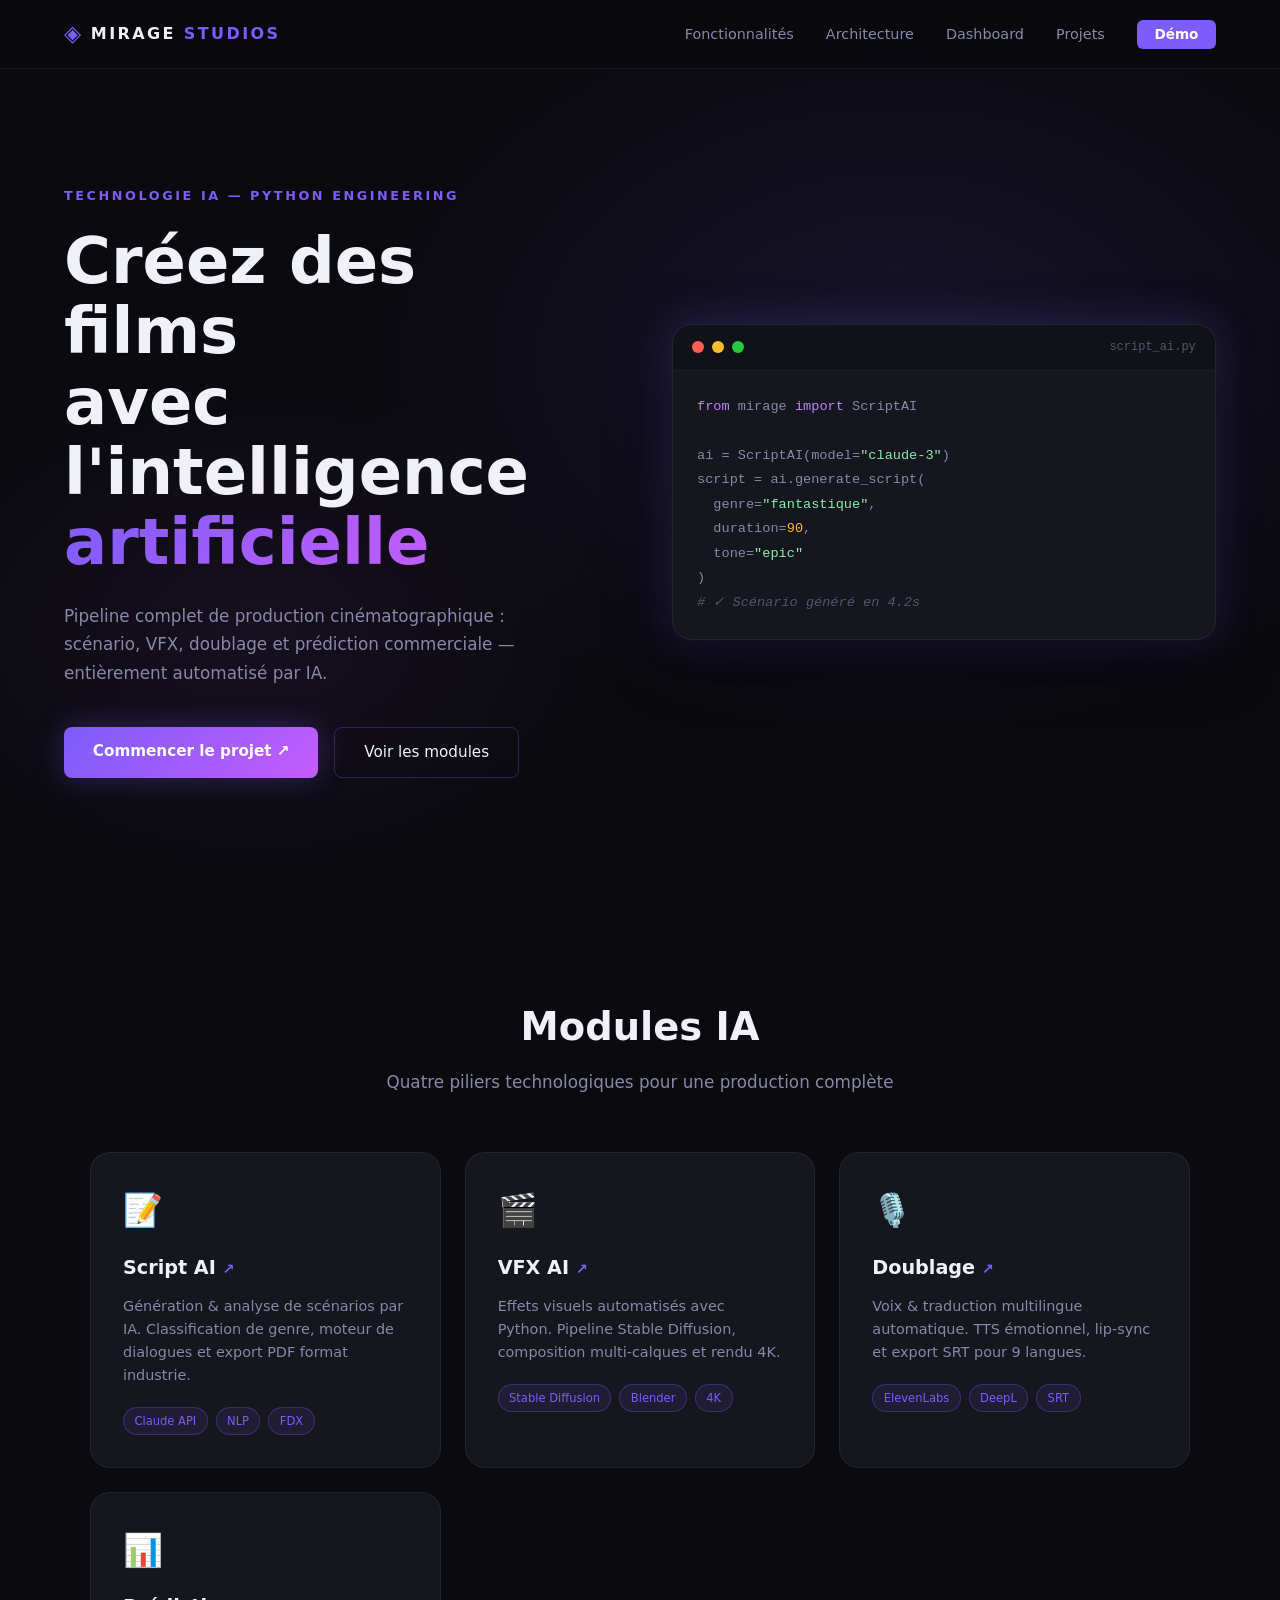
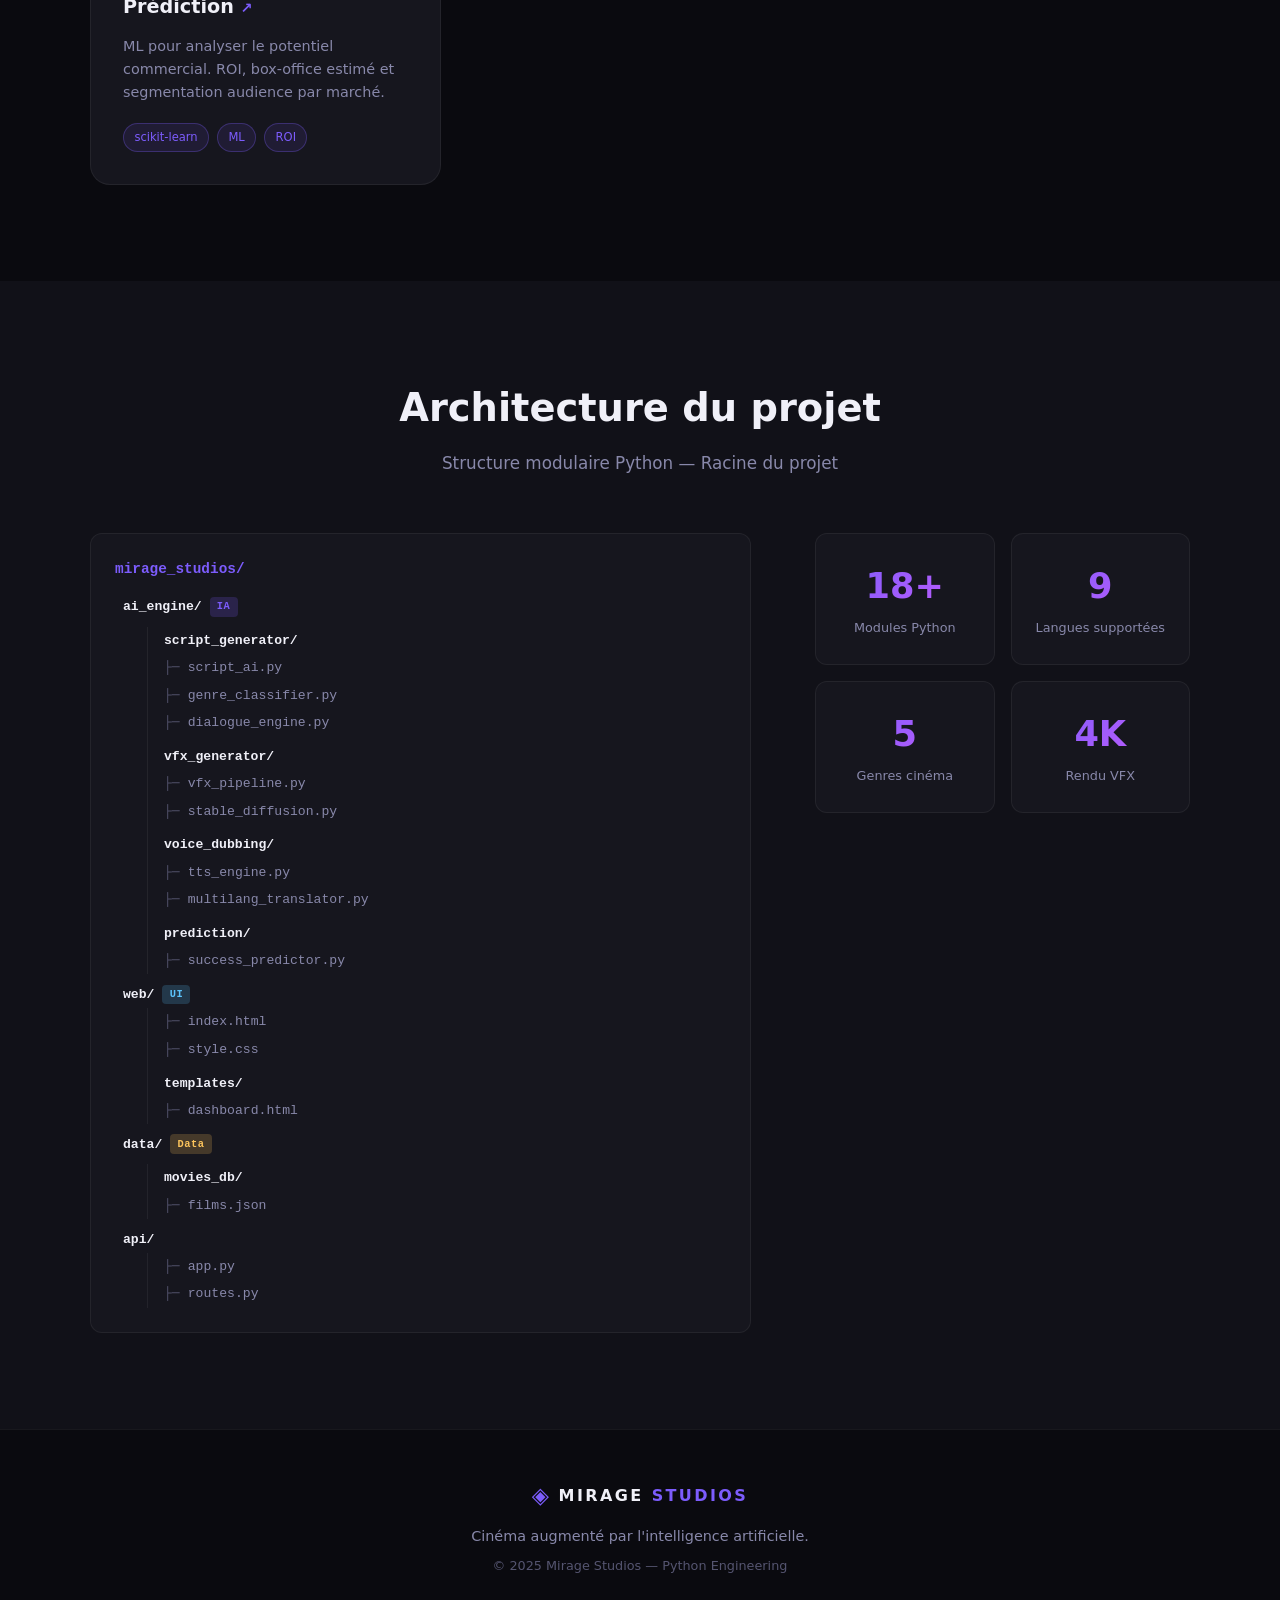
<file: web/index.html>
<!DOCTYPE html>
<html lang="fr">
<head>
  <meta charset="UTF-8" />
  <meta name="viewport" content="width=device-width, initial-scale=1.0" />
  <title>Mirage Studios — Technologie IA</title>
  <link rel="stylesheet" href="style.css" />
</head>
<body>

  <!-- NAVBAR -->
  <nav class="navbar">
    <div class="nav-brand">
      <span class="logo-icon">◈</span>
      <span class="logo-text">MIRAGE <span class="accent">STUDIOS</span></span>
    </div>
    <ul class="nav-links">
      <li><a href="#features">Fonctionnalités</a></li>
      <li><a href="#architecture">Architecture</a></li>
      <li><a href="templates/dashboard.html">Dashboard</a></li>
      <li><a href="templates/project_view.html">Projets</a></li>
      <li><a href="#" class="btn-nav">Démo</a></li>
    </ul>
  </nav>

  <!-- HERO -->
  <section class="hero">
    <div class="hero-bg"></div>
    <div class="hero-content">
      <p class="hero-eyebrow">Technologie IA — Python Engineering</p>
      <h1 class="hero-title">
        Créez des films<br />
        avec l'intelligence<br />
        <span class="gradient-text">artificielle</span>
      </h1>
      <p class="hero-subtitle">
        Pipeline complet de production cinématographique : scénario, VFX,
        doublage et prédiction commerciale — entièrement automatisé par IA.
      </p>
      <div class="hero-cta">
        <a href="templates/dashboard.html" class="btn-primary">Commencer le projet ↗</a>
        <a href="#features" class="btn-secondary">Voir les modules</a>
      </div>
    </div>
    <div class="hero-visual">
      <div class="code-preview">
        <div class="code-header">
          <span class="dot red"></span><span class="dot yellow"></span><span class="dot green"></span>
          <span class="code-title">script_ai.py</span>
        </div>
        <pre class="code-body"><span class="kw">from</span> mirage <span class="kw">import</span> ScriptAI

ai = ScriptAI(model=<span class="str">"claude-3"</span>)
script = ai.generate_script(
  genre=<span class="str">"fantastique"</span>,
  duration=<span class="num">90</span>,
  tone=<span class="str">"epic"</span>
)
<span class="comment"># ✓ Scénario généré en 4.2s</span></pre>
      </div>
    </div>
  </section>

  <!-- FEATURES -->
  <section class="features" id="features">
    <div class="section-header">
      <h2>Modules IA</h2>
      <p>Quatre piliers technologiques pour une production complète</p>
    </div>
    <div class="features-grid">

      <a href="#" class="feature-card">
        <div class="feature-icon">📝</div>
        <h3>Script AI <span class="arrow">↗</span></h3>
        <p>Génération & analyse de scénarios par IA. Classification de genre, moteur de dialogues et export PDF format industrie.</p>
        <div class="feature-tags">
          <span>Claude API</span><span>NLP</span><span>FDX</span>
        </div>
      </a>

      <a href="#" class="feature-card">
        <div class="feature-icon">🎬</div>
        <h3>VFX AI <span class="arrow">↗</span></h3>
        <p>Effets visuels automatisés avec Python. Pipeline Stable Diffusion, composition multi-calques et rendu 4K.</p>
        <div class="feature-tags">
          <span>Stable Diffusion</span><span>Blender</span><span>4K</span>
        </div>
      </a>

      <a href="#" class="feature-card">
        <div class="feature-icon">🎙️</div>
        <h3>Doublage <span class="arrow">↗</span></h3>
        <p>Voix & traduction multilingue automatique. TTS émotionnel, lip-sync et export SRT pour 9 langues.</p>
        <div class="feature-tags">
          <span>ElevenLabs</span><span>DeepL</span><span>SRT</span>
        </div>
      </a>

      <a href="#" class="feature-card">
        <div class="feature-icon">📊</div>
        <h3>Prédiction <span class="arrow">↗</span></h3>
        <p>ML pour analyser le potentiel commercial. ROI, box-office estimé et segmentation audience par marché.</p>
        <div class="feature-tags">
          <span>scikit-learn</span><span>ML</span><span>ROI</span>
        </div>
      </a>

    </div>
  </section>

  <!-- ARCHITECTURE -->
  <section class="architecture" id="architecture">
    <div class="section-header">
      <h2>Architecture du projet</h2>
      <p>Structure modulaire Python — Racine du projet</p>
    </div>
    <div class="arch-container">
      <div class="file-tree">
        <div class="tree-root">mirage_studios/</div>
        <div class="tree-branch">
          <div class="tree-item folder">ai_engine/ <span class="badge badge-ai">IA</span></div>
          <div class="tree-children">
            <div class="tree-item folder">script_generator/</div>
            <div class="tree-item file">script_ai.py</div>
            <div class="tree-item file">genre_classifier.py</div>
            <div class="tree-item file">dialogue_engine.py</div>
            <div class="tree-item folder">vfx_generator/</div>
            <div class="tree-item file">vfx_pipeline.py</div>
            <div class="tree-item file">stable_diffusion.py</div>
            <div class="tree-item folder">voice_dubbing/</div>
            <div class="tree-item file">tts_engine.py</div>
            <div class="tree-item file">multilang_translator.py</div>
            <div class="tree-item folder">prediction/</div>
            <div class="tree-item file">success_predictor.py</div>
          </div>
        </div>
        <div class="tree-branch">
          <div class="tree-item folder">web/ <span class="badge badge-ui">UI</span></div>
          <div class="tree-children">
            <div class="tree-item file">index.html</div>
            <div class="tree-item file">style.css</div>
            <div class="tree-item folder">templates/</div>
            <div class="tree-item file">dashboard.html</div>
          </div>
        </div>
        <div class="tree-branch">
          <div class="tree-item folder">data/ <span class="badge badge-data">Data</span></div>
          <div class="tree-children">
            <div class="tree-item folder">movies_db/</div>
            <div class="tree-item file">films.json</div>
          </div>
        </div>
        <div class="tree-branch">
          <div class="tree-item folder">api/</div>
          <div class="tree-children">
            <div class="tree-item file">app.py</div>
            <div class="tree-item file">routes.py</div>
          </div>
        </div>
      </div>
      <div class="arch-stats">
        <div class="stat-card"><span class="stat-num">18+</span><span class="stat-label">Modules Python</span></div>
        <div class="stat-card"><span class="stat-num">9</span><span class="stat-label">Langues supportées</span></div>
        <div class="stat-card"><span class="stat-num">5</span><span class="stat-label">Genres cinéma</span></div>
        <div class="stat-card"><span class="stat-num">4K</span><span class="stat-label">Rendu VFX</span></div>
      </div>
    </div>
  </section>

  <!-- FOOTER -->
  <footer class="footer">
    <div class="footer-content">
      <div class="footer-brand">
        <span class="logo-icon">◈</span>
        <span class="logo-text">MIRAGE <span class="accent">STUDIOS</span></span>
      </div>
      <p class="footer-tagline">Cinéma augmenté par l'intelligence artificielle.</p>
      <p class="footer-copy">© 2025 Mirage Studios — Python Engineering</p>
    </div>
  </footer>

  <script src="static/main.js"></script>
</body>
</html>
</file>
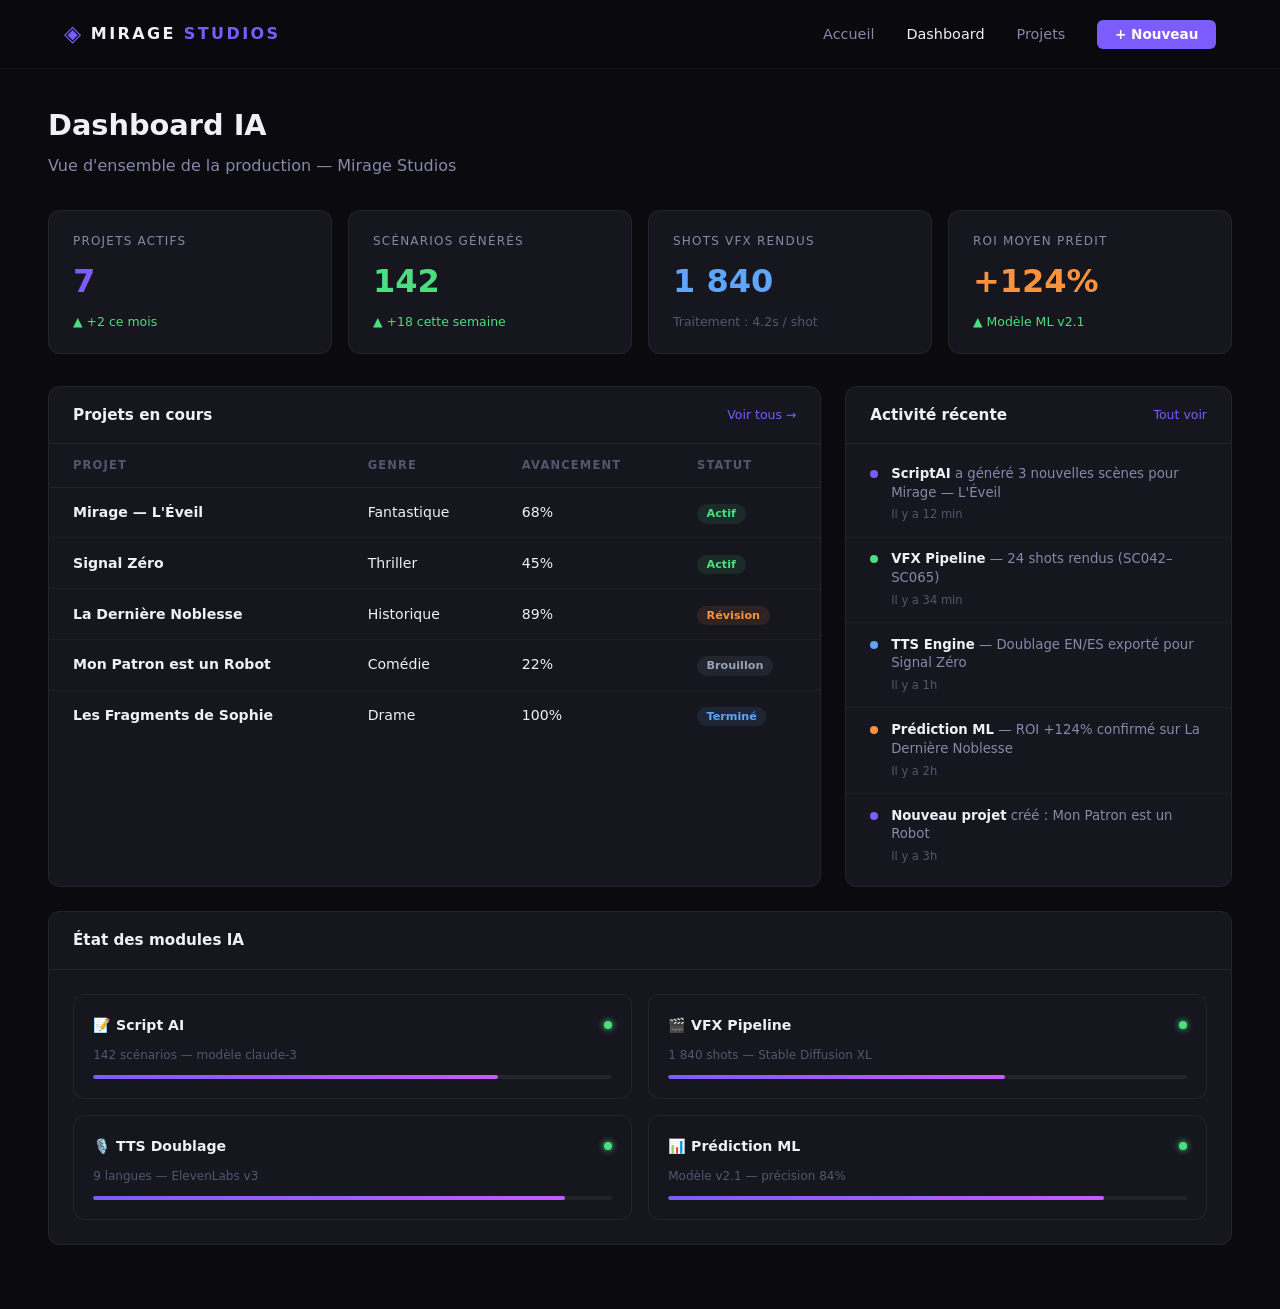
<file: web/templates/dashboard.html>
<!DOCTYPE html>
<html lang="fr">
<head>
  <meta charset="UTF-8" />
  <meta name="viewport" content="width=device-width, initial-scale=1.0" />
  <title>Dashboard — Mirage Studios</title>
  <link rel="stylesheet" href="../style.css" />
  <style>
    body { padding-top: 70px; }
    .dashboard { padding: 2rem 3rem; max-width: 1400px; margin: 0 auto; }

    .dash-header { margin-bottom: 2rem; }
    .dash-header h1 { font-size: 1.8rem; font-weight: 700; }
    .dash-header p { color: var(--text-secondary); margin-top: 0.3rem; }

    /* KPI Row */
    .kpi-row { display: grid; grid-template-columns: repeat(4, 1fr); gap: 1rem; margin-bottom: 2rem; }
    .kpi-card {
      background: var(--bg-card); border: 1px solid var(--border);
      border-radius: var(--radius); padding: 1.3rem 1.5rem;
    }
    .kpi-label { font-size: 0.75rem; color: var(--text-secondary); text-transform: uppercase; letter-spacing: 0.1em; }
    .kpi-value { font-size: 2rem; font-weight: 800; margin: 0.3rem 0; }
    .kpi-value.purple { color: var(--accent); }
    .kpi-value.green { color: #4ade80; }
    .kpi-value.blue { color: #60a5fa; }
    .kpi-value.orange { color: #fb923c; }
    .kpi-delta { font-size: 0.78rem; color: var(--text-muted); }
    .kpi-delta.up { color: #4ade80; }

    /* Main Grid */
    .dash-grid { display: grid; grid-template-columns: 2fr 1fr; gap: 1.5rem; margin-bottom: 1.5rem; }

    /* Projects Table */
    .panel {
      background: var(--bg-card); border: 1px solid var(--border);
      border-radius: var(--radius); overflow: hidden;
    }
    .panel-header {
      padding: 1rem 1.5rem; border-bottom: 1px solid var(--border);
      display: flex; justify-content: space-between; align-items: center;
    }
    .panel-header h3 { font-size: 0.95rem; font-weight: 600; }
    .panel-action { font-size: 0.78rem; color: var(--accent); cursor: pointer; }

    table { width: 100%; border-collapse: collapse; }
    th {
      font-size: 0.72rem; text-transform: uppercase; letter-spacing: 0.1em;
      color: var(--text-muted); padding: 0.75rem 1.5rem; text-align: left;
      border-bottom: 1px solid var(--border);
    }
    td { padding: 0.85rem 1.5rem; font-size: 0.88rem; border-bottom: 1px solid rgba(255,255,255,0.03); }
    tr:last-child td { border-bottom: none; }
    tr:hover td { background: rgba(255,255,255,0.02); }

    .status-badge {
      font-size: 0.7rem; padding: 0.2rem 0.6rem; border-radius: 20px; font-weight: 600;
    }
    .status-active { background: rgba(74,222,128,0.1); color: #4ade80; }
    .status-review { background: rgba(251,146,60,0.1); color: #fb923c; }
    .status-draft { background: rgba(148,163,184,0.1); color: #94a3b8; }
    .status-done { background: rgba(96,165,250,0.1); color: #60a5fa; }

    /* Activity feed */
    .activity-list { padding: 0.5rem 0; }
    .activity-item {
      padding: 0.8rem 1.5rem; display: flex; gap: 0.8rem; align-items: flex-start;
      border-bottom: 1px solid rgba(255,255,255,0.03);
    }
    .activity-item:last-child { border-bottom: none; }
    .activity-dot { width: 8px; height: 8px; border-radius: 50%; margin-top: 5px; flex-shrink: 0; }
    .activity-dot.purple { background: var(--accent); }
    .activity-dot.green { background: #4ade80; }
    .activity-dot.blue { background: #60a5fa; }
    .activity-dot.orange { background: #fb923c; }
    .activity-text { font-size: 0.83rem; color: var(--text-secondary); line-height: 1.4; }
    .activity-text strong { color: var(--text-primary); }
    .activity-time { font-size: 0.72rem; color: var(--text-muted); margin-top: 0.2rem; }

    /* AI Module status */
    .modules-grid { display: grid; grid-template-columns: repeat(2, 1fr); gap: 1rem; }
    .module-card {
      background: var(--bg-card); border: 1px solid var(--border);
      border-radius: var(--radius); padding: 1.2rem;
      display: flex; flex-direction: column; gap: 0.6rem;
    }
    .module-top { display: flex; justify-content: space-between; align-items: center; }
    .module-name { font-size: 0.88rem; font-weight: 600; }
    .module-status-dot { width: 8px; height: 8px; border-radius: 50%; background: #4ade80;
      box-shadow: 0 0 6px #4ade80; animation: pulse 2s infinite; }
    @keyframes pulse { 0%,100% { opacity: 1; } 50% { opacity: 0.4; } }
    .module-metric { font-size: 0.75rem; color: var(--text-muted); }
    .progress-bar { height: 4px; background: var(--border); border-radius: 2px; overflow: hidden; }
    .progress-fill { height: 100%; border-radius: 2px;
      background: linear-gradient(90deg, var(--accent), var(--accent-2)); }
  </style>
</head>
<body>

  <nav class="navbar">
    <div class="nav-brand">
      <span class="logo-icon">◈</span>
      <span class="logo-text">MIRAGE <span class="accent">STUDIOS</span></span>
    </div>
    <ul class="nav-links">
      <li><a href="../index.html">Accueil</a></li>
      <li><a href="dashboard.html" style="color:var(--text-primary)">Dashboard</a></li>
      <li><a href="project_view.html">Projets</a></li>
      <li><a href="#" class="btn-nav">+ Nouveau</a></li>
    </ul>
  </nav>

  <div class="dashboard">

    <div class="dash-header">
      <h1>Dashboard IA</h1>
      <p>Vue d'ensemble de la production — Mirage Studios</p>
    </div>

    <!-- KPIs -->
    <div class="kpi-row">
      <div class="kpi-card">
        <div class="kpi-label">Projets actifs</div>
        <div class="kpi-value purple">7</div>
        <div class="kpi-delta up">▲ +2 ce mois</div>
      </div>
      <div class="kpi-card">
        <div class="kpi-label">Scénarios générés</div>
        <div class="kpi-value green">142</div>
        <div class="kpi-delta up">▲ +18 cette semaine</div>
      </div>
      <div class="kpi-card">
        <div class="kpi-label">Shots VFX rendus</div>
        <div class="kpi-value blue">1 840</div>
        <div class="kpi-delta">Traitement : 4.2s / shot</div>
      </div>
      <div class="kpi-card">
        <div class="kpi-label">ROI moyen prédit</div>
        <div class="kpi-value orange">+124%</div>
        <div class="kpi-delta up">▲ Modèle ML v2.1</div>
      </div>
    </div>

    <!-- Main Grid -->
    <div class="dash-grid">

      <!-- Projects Table -->
      <div class="panel">
        <div class="panel-header">
          <h3>Projets en cours</h3>
          <span class="panel-action">Voir tous →</span>
        </div>
        <table>
          <thead>
            <tr>
              <th>Projet</th>
              <th>Genre</th>
              <th>Avancement</th>
              <th>Statut</th>
            </tr>
          </thead>
          <tbody>
            <tr>
              <td><strong>Mirage — L'Éveil</strong></td>
              <td>Fantastique</td>
              <td>68%</td>
              <td><span class="status-badge status-active">Actif</span></td>
            </tr>
            <tr>
              <td><strong>Signal Zéro</strong></td>
              <td>Thriller</td>
              <td>45%</td>
              <td><span class="status-badge status-active">Actif</span></td>
            </tr>
            <tr>
              <td><strong>La Dernière Noblesse</strong></td>
              <td>Historique</td>
              <td>89%</td>
              <td><span class="status-badge status-review">Révision</span></td>
            </tr>
            <tr>
              <td><strong>Mon Patron est un Robot</strong></td>
              <td>Comédie</td>
              <td>22%</td>
              <td><span class="status-badge status-draft">Brouillon</span></td>
            </tr>
            <tr>
              <td><strong>Les Fragments de Sophie</strong></td>
              <td>Drame</td>
              <td>100%</td>
              <td><span class="status-badge status-done">Terminé</span></td>
            </tr>
          </tbody>
        </table>
      </div>

      <!-- Activity -->
      <div class="panel">
        <div class="panel-header">
          <h3>Activité récente</h3>
          <span class="panel-action">Tout voir</span>
        </div>
        <div class="activity-list">
          <div class="activity-item">
            <div class="activity-dot purple"></div>
            <div>
              <div class="activity-text"><strong>ScriptAI</strong> a généré 3 nouvelles scènes pour Mirage — L'Éveil</div>
              <div class="activity-time">Il y a 12 min</div>
            </div>
          </div>
          <div class="activity-item">
            <div class="activity-dot green"></div>
            <div>
              <div class="activity-text"><strong>VFX Pipeline</strong> — 24 shots rendus (SC042–SC065)</div>
              <div class="activity-time">Il y a 34 min</div>
            </div>
          </div>
          <div class="activity-item">
            <div class="activity-dot blue"></div>
            <div>
              <div class="activity-text"><strong>TTS Engine</strong> — Doublage EN/ES exporté pour Signal Zéro</div>
              <div class="activity-time">Il y a 1h</div>
            </div>
          </div>
          <div class="activity-item">
            <div class="activity-dot orange"></div>
            <div>
              <div class="activity-text"><strong>Prédiction ML</strong> — ROI +124% confirmé sur La Dernière Noblesse</div>
              <div class="activity-time">Il y a 2h</div>
            </div>
          </div>
          <div class="activity-item">
            <div class="activity-dot purple"></div>
            <div>
              <div class="activity-text"><strong>Nouveau projet</strong> créé : Mon Patron est un Robot</div>
              <div class="activity-time">Il y a 3h</div>
            </div>
          </div>
        </div>
      </div>

    </div>

    <!-- AI Modules Status -->
    <div class="panel" style="margin-bottom: 2rem;">
      <div class="panel-header"><h3>État des modules IA</h3></div>
      <div style="padding: 1.5rem;">
        <div class="modules-grid">
          <div class="module-card">
            <div class="module-top">
              <span class="module-name">📝 Script AI</span>
              <div class="module-status-dot"></div>
            </div>
            <div class="module-metric">142 scénarios — modèle claude-3</div>
            <div class="progress-bar"><div class="progress-fill" style="width:78%"></div></div>
          </div>
          <div class="module-card">
            <div class="module-top">
              <span class="module-name">🎬 VFX Pipeline</span>
              <div class="module-status-dot"></div>
            </div>
            <div class="module-metric">1 840 shots — Stable Diffusion XL</div>
            <div class="progress-bar"><div class="progress-fill" style="width:65%"></div></div>
          </div>
          <div class="module-card">
            <div class="module-top">
              <span class="module-name">🎙️ TTS Doublage</span>
              <div class="module-status-dot"></div>
            </div>
            <div class="module-metric">9 langues — ElevenLabs v3</div>
            <div class="progress-bar"><div class="progress-fill" style="width:91%"></div></div>
          </div>
          <div class="module-card">
            <div class="module-top">
              <span class="module-name">📊 Prédiction ML</span>
              <div class="module-status-dot"></div>
            </div>
            <div class="module-metric">Modèle v2.1 — précision 84%</div>
            <div class="progress-bar"><div class="progress-fill" style="width:84%"></div></div>
          </div>
        </div>
      </div>
    </div>

  </div>

  <script src="../static/main.js"></script>
</body>
</html>
</file>
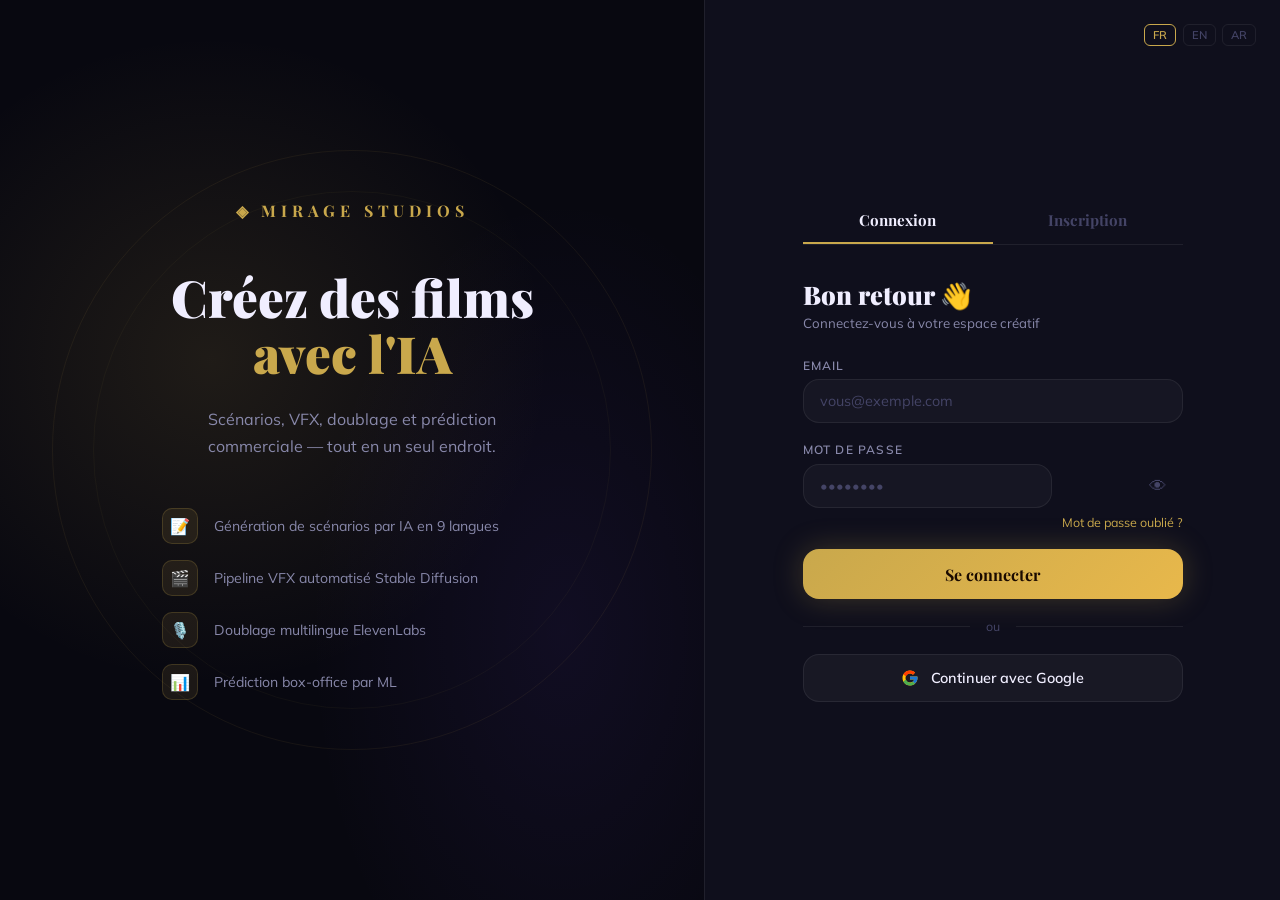
<file: web/templates/login.html>
<!DOCTYPE html>
<html lang="fr">
<head>
  <meta charset="UTF-8"/>
  <meta name="viewport" content="width=device-width, initial-scale=1.0"/>
  <title>Connexion — Mirage Studios</title>
  <link href="https://fonts.googleapis.com/css2?family=Playfair+Display:wght@400;700;900&family=Mulish:wght@300;400;500;600&display=swap" rel="stylesheet">
  <style>
    :root {
      --bg: #080810; --card: #0f0f1c; --border: rgba(255,255,255,0.07);
      --gold: #c9a84c; --gold2: #f0d080; --text: #f0eeff;
      --text2: #8888aa; --text3: #444466; --error: #ff4d6d;
      --success: #00e5a0; --font: 'Playfair Display', serif; --body: 'Mulish', sans-serif; --r: 16px;
    }
    * { margin:0; padding:0; box-sizing:border-box; }
    body { font-family:var(--body); background:var(--bg); color:var(--text); min-height:100vh; display:flex; overflow:hidden; }
    .left-panel { width:55%; position:relative; display:flex; flex-direction:column; justify-content:center; align-items:center; padding:4rem; overflow:hidden; }
    .left-panel::before { content:''; position:absolute; inset:0; background: radial-gradient(ellipse 80% 60% at 30% 40%, rgba(201,168,76,0.12) 0%, transparent 60%), radial-gradient(ellipse 60% 80% at 80% 70%, rgba(124,77,255,0.08) 0%, transparent 60%); }
    .film-reel { position:absolute; width:600px; height:600px; border-radius:50%; border:1px solid rgba(201,168,76,0.08); top:50%; left:50%; transform:translate(-50%,-50%); animation:rotate 30s linear infinite; }
    .film-reel::before { content:''; position:absolute; inset:40px; border-radius:50%; border:1px solid rgba(201,168,76,0.05); }
    @keyframes rotate { from{transform:translate(-50%,-50%) rotate(0deg)} to{transform:translate(-50%,-50%) rotate(360deg)} }
    .left-content { position:relative; z-index:1; text-align:center; }
    .logo { font-family:var(--font); font-size:1rem; font-weight:700; letter-spacing:0.3em; text-transform:uppercase; color:var(--gold); margin-bottom:3rem; }
    .left-title { font-family:var(--font); font-size:clamp(2.5rem,4vw,4rem); font-weight:900; line-height:1.1; margin-bottom:1.5rem; }
    .left-title .gold { color:var(--gold); }
    .left-sub { font-size:1rem; color:var(--text2); line-height:1.7; max-width:380px; margin:0 auto 3rem; }
    .features-list { display:flex; flex-direction:column; gap:1rem; text-align:left; }
    .feature-item { display:flex; align-items:center; gap:1rem; font-size:0.88rem; color:var(--text2); }
    .feature-icon { width:36px; height:36px; border-radius:10px; background:rgba(201,168,76,0.1); border:1px solid rgba(201,168,76,0.2); display:flex; align-items:center; justify-content:center; font-size:1rem; flex-shrink:0; }
    .right-panel { width:45%; background:var(--card); border-left:1px solid var(--border); display:flex; flex-direction:column; justify-content:center; align-items:center; padding:3rem 2.5rem; position:relative; }
    .lang-bar { position:absolute; top:1.5rem; right:1.5rem; display:flex; gap:0.4rem; }
    .lang-btn { background:none; border:1px solid var(--border); color:var(--text3); font-size:0.7rem; font-family:var(--body); font-weight:600; padding:0.2rem 0.5rem; border-radius:6px; cursor:pointer; transition:all 0.2s; }
    .lang-btn.active { border-color:var(--gold); color:var(--gold); }
    .form-container { width:100%; max-width:380px; }
    .tabs { display:flex; margin-bottom:2rem; border-bottom:1px solid var(--border); }
    .tab { flex:1; padding:0.75rem; text-align:center; font-family:var(--font); font-size:0.95rem; font-weight:700; color:var(--text3); cursor:pointer; border-bottom:2px solid transparent; transition:all 0.2s; }
    .tab.active { color:var(--text); border-bottom-color:var(--gold); }
    .form { display:none; flex-direction:column; gap:1.2rem; }
    .form.active { display:flex; }
    .form-title { font-family:var(--font); font-size:1.6rem; font-weight:900; margin-bottom:0.25rem; }
    .form-sub { font-size:0.83rem; color:var(--text2); margin-bottom:0.5rem; }
    .field { display:flex; flex-direction:column; gap:0.4rem; }
    .field-label { font-size:0.75rem; font-weight:600; color:var(--text2); text-transform:uppercase; letter-spacing:0.1em; }
    .field-input { background:rgba(255,255,255,0.03); border:1px solid var(--border); border-radius:var(--r); color:var(--text); font-family:var(--body); font-size:0.9rem; padding:0.75rem 1rem; outline:none; transition:border-color 0.2s; }
    .field-input:focus { border-color:rgba(201,168,76,0.4); }
    .field-input::placeholder { color:var(--text3); }
    .field-pw { position:relative; }
    .field-pw input { padding-right:3rem; }
    .pw-toggle { position:absolute; right:1rem; top:50%; transform:translateY(-50%); cursor:pointer; color:var(--text3); font-size:1.1rem; background:none; border:none; }
    .submit-btn { width:100%; padding:0.9rem; background:linear-gradient(135deg, var(--gold), #e8b84b); border:none; border-radius:var(--r); color:#1a0a00; font-family:var(--font); font-size:1rem; font-weight:700; cursor:pointer; transition:opacity 0.2s, transform 0.2s; box-shadow:0 0 30px rgba(201,168,76,0.25); }
    .submit-btn:hover { opacity:0.9; transform:translateY(-1px); }
    .submit-btn:disabled { opacity:0.5; cursor:not-allowed; transform:none; }
    .google-btn { width:100%; padding:0.9rem; background:rgba(255,255,255,0.04); border:1px solid var(--border); border-radius:var(--r); color:var(--text); font-family:var(--body); font-size:0.9rem; font-weight:600; cursor:pointer; transition:background 0.2s; display:flex; align-items:center; justify-content:center; gap:0.75rem; }
    .google-btn:hover { background:rgba(255,255,255,0.08); }
    .divider { display:flex; align-items:center; gap:1rem; color:var(--text3); font-size:0.78rem; }
    .divider::before, .divider::after { content:''; flex:1; height:1px; background:var(--border); }
    .msg { padding:0.75rem 1rem; border-radius:10px; font-size:0.83rem; display:none; }
    .msg.error { background:rgba(255,77,109,0.1); border:1px solid rgba(255,77,109,0.2); color:var(--error); display:block; }
    .msg.success { background:rgba(0,229,160,0.1); border:1px solid rgba(0,229,160,0.2); color:var(--success); display:block; }
    .forgot { text-align:right; font-size:0.78rem; color:var(--gold); cursor:pointer; text-decoration:none; }
    @media (max-width:768px) { body{flex-direction:column} .left-panel{display:none} .right-panel{width:100%; min-height:100vh} }
  </style>
</head>
<body>
  <div class="left-panel">
    <div class="film-reel"></div>
    <div class="left-content">
      <div class="logo">◈ Mirage Studios</div>
      <h1 class="left-title">Créez des films<br><span class="gold">avec l'IA</span></h1>
      <p class="left-sub">Scénarios, VFX, doublage et prédiction commerciale — tout en un seul endroit.</p>
      <div class="features-list">
        <div class="feature-item"><div class="feature-icon">📝</div><span>Génération de scénarios par IA en 9 langues</span></div>
        <div class="feature-item"><div class="feature-icon">🎬</div><span>Pipeline VFX automatisé Stable Diffusion</span></div>
        <div class="feature-item"><div class="feature-icon">🎙️</div><span>Doublage multilingue ElevenLabs</span></div>
        <div class="feature-item"><div class="feature-icon">📊</div><span>Prédiction box-office par ML</span></div>
      </div>
    </div>
  </div>

  <div class="right-panel">
    <div class="lang-bar">
      <button class="lang-btn active" onclick="setLang('fr',this)">FR</button>
      <button class="lang-btn" onclick="setLang('en',this)">EN</button>
      <button class="lang-btn" onclick="setLang('ar',this)">AR</button>
    </div>
    <div class="form-container">
      <div class="tabs">
        <div class="tab active" onclick="switchTab('login',this)">Connexion</div>
        <div class="tab" onclick="switchTab('register',this)">Inscription</div>
      </div>

      <div class="form active" id="form-login">
        <div><div class="form-title">Bon retour 👋</div><div class="form-sub">Connectez-vous à votre espace créatif</div></div>
        <div id="login-msg" class="msg"></div>
        <div class="field">
          <label class="field-label">Email</label>
          <input type="email" id="login-email" class="field-input" placeholder="vous@exemple.com">
        </div>
        <div class="field">
          <label class="field-label">Mot de passe</label>
          <div class="field-pw">
            <input type="password" id="login-password" class="field-input" placeholder="••••••••">
            <button class="pw-toggle" onclick="togglePw('login-password',this)">👁</button>
          </div>
          <a class="forgot">Mot de passe oublié ?</a>
        </div>
        <button class="submit-btn" onclick="doLogin()" id="login-btn">Se connecter</button>
        <div class="divider"><span>ou</span></div>
        <button class="google-btn" onclick="doGoogle()">
          <svg width="18" height="18" viewBox="0 0 48 48"><path fill="#FFC107" d="M43.6 20H24v8h11.3C33.6 33.1 29.3 36 24 36c-6.6 0-12-5.4-12-12s5.4-12 12-12c3.1 0 5.9 1.1 8 3l5.7-5.7C34.1 6.5 29.3 4 24 4 12.9 4 4 12.9 4 24s8.9 20 20 20c11 0 20-9 20-20 0-1.3-.1-2.7-.4-4z"/><path fill="#FF3D00" d="M6.3 14.7l6.6 4.8C14.5 16 19 12 24 12c3.1 0 5.9 1.1 8 3l5.7-5.7C34.1 6.5 29.3 4 24 4 16.3 4 9.7 8.3 6.3 14.7z"/><path fill="#4CAF50" d="M24 44c5.2 0 9.9-1.9 13.5-5l-6.2-5.2C29.4 35.6 26.8 36.5 24 36.5c-5.2 0-9.6-3.5-11.2-8.2l-6.6 5C9.8 39.8 16.4 44 24 44z"/><path fill="#1976D2" d="M43.6 20H24v8h11.3c-.8 2.3-2.3 4.2-4.3 5.6l6.2 5.2C40.8 35.4 44 30.1 44 24c0-1.3-.1-2.7-.4-4z"/></svg>
          Continuer avec Google
        </button>
      </div>

      <div class="form" id="form-register">
        <div><div class="form-title">Créer un compte ✨</div><div class="form-sub">Rejoignez la communauté Mirage Studios</div></div>
        <div id="register-msg" class="msg"></div>
        <div class="field">
          <label class="field-label">Nom complet</label>
          <input type="text" id="reg-name" class="field-input" placeholder="Votre nom">
        </div>
        <div class="field">
          <label class="field-label">Email</label>
          <input type="email" id="reg-email" class="field-input" placeholder="vous@exemple.com">
        </div>
        <div class="field">
          <label class="field-label">Mot de passe</label>
          <div class="field-pw">
            <input type="password" id="reg-password" class="field-input" placeholder="Min 6 caractères">
            <button class="pw-toggle" onclick="togglePw('reg-password',this)">👁</button>
          </div>
        </div>
        <button class="submit-btn" onclick="doRegister()" id="register-btn">Créer mon compte</button>
        <div class="divider"><span>ou</span></div>
        <button class="google-btn" onclick="doGoogle()">
          <svg width="18" height="18" viewBox="0 0 48 48"><path fill="#FFC107" d="M43.6 20H24v8h11.3C33.6 33.1 29.3 36 24 36c-6.6 0-12-5.4-12-12s5.4-12 12-12c3.1 0 5.9 1.1 8 3l5.7-5.7C34.1 6.5 29.3 4 24 4 12.9 4 4 12.9 4 24s8.9 20 20 20c11 0 20-9 20-20 0-1.3-.1-2.7-.4-4z"/><path fill="#FF3D00" d="M6.3 14.7l6.6 4.8C14.5 16 19 12 24 12c3.1 0 5.9 1.1 8 3l5.7-5.7C34.1 6.5 29.3 4 24 4 16.3 4 9.7 8.3 6.3 14.7z"/><path fill="#4CAF50" d="M24 44c5.2 0 9.9-1.9 13.5-5l-6.2-5.2C29.4 35.6 26.8 36.5 24 36.5c-5.2 0-9.6-3.5-11.2-8.2l-6.6 5C9.8 39.8 16.4 44 24 44z"/><path fill="#1976D2" d="M43.6 20H24v8h11.3c-.8 2.3-2.3 4.2-4.3 5.6l6.2 5.2C40.8 35.4 44 30.1 44 24c0-1.3-.1-2.7-.4-4z"/></svg>
          Continuer avec Google
        </button>
      </div>
    </div>
  </div>

  <script>
    const API = 'http://localhost:5001';

    function switchTab(tab, el) {
      document.querySelectorAll('.tab').forEach(t => t.classList.remove('active'));
      document.querySelectorAll('.form').forEach(f => f.classList.remove('active'));
      el.classList.add('active');
      document.getElementById('form-' + tab).classList.add('active');
    }

    function togglePw(id, btn) {
      const input = document.getElementById(id);
      input.type = input.type === 'password' ? 'text' : 'password';
      btn.textContent = input.type === 'password' ? '👁' : '🙈';
    }

    function showMsg(id, text, type) {
      const el = document.getElementById(id);
      el.textContent = text;
      el.className = 'msg ' + type;
    }

    function setLang(lang, btn) {
      document.querySelectorAll('.lang-btn').forEach(b => b.classList.remove('active'));
      btn.classList.add('active');
    }

    async function doLogin() {
      const email = document.getElementById('login-email').value.trim();
      const password = document.getElementById('login-password').value;
      const btn = document.getElementById('login-btn');

      if (!email || !password) { showMsg('login-msg', 'Remplissez tous les champs', 'error'); return; }

      btn.disabled = true;
      btn.textContent = 'Connexion...';

      try {
        const res = await fetch(`${API}/api/users/login`, {
          method: 'POST',
          headers: { 'Content-Type': 'application/json' },
          body: JSON.stringify({ email, password })
        });
        const data = await res.json();
        if (data.success) {
          localStorage.setItem('mirage_token', data.token);
          localStorage.setItem('mirage_user', JSON.stringify(data.user));
          showMsg('login-msg', `Bienvenue ${data.user.name} !`, 'success');
          setTimeout(() => window.location.href = '/studio', 1500);
        } else {
          showMsg('login-msg', data.error || 'Erreur de connexion', 'error');
        }
      } catch (e) {
        showMsg('login-msg', 'Serveur inaccessible', 'error');
      }

      btn.disabled = false;
      btn.textContent = 'Se connecter';
    }

    async function doRegister() {
      const name = document.getElementById('reg-name').value.trim();
      const email = document.getElementById('reg-email').value.trim();
      const password = document.getElementById('reg-password').value;
      const btn = document.getElementById('register-btn');

      if (!name || !email || !password) { showMsg('register-msg', 'Remplissez tous les champs', 'error'); return; }
      if (password.length < 6) { showMsg('register-msg', 'Mot de passe trop court', 'error'); return; }

      btn.disabled = true;
      btn.textContent = 'Création...';

      try {
        const res = await fetch(`${API}/api/users/register`, {
          method: 'POST',
          headers: { 'Content-Type': 'application/json' },
          body: JSON.stringify({ name, email, password })
        });
        const data = await res.json();
        if (data.success) {
          localStorage.setItem('mirage_token', data.token);
          localStorage.setItem('mirage_user', JSON.stringify(data.user));
          showMsg('register-msg', 'Compte créé !', 'success');
          setTimeout(() => window.location.href = '/studio', 1500);
        } else {
          showMsg('register-msg', data.error || 'Erreur inscription', 'error');
        }
      } catch (e) {
        showMsg('register-msg', 'Serveur inaccessible', 'error');
      }

      btn.disabled = false;
      btn.textContent = 'Créer mon compte';
    }

    function doGoogle() {
      const email = prompt('Email Google :');
      if (!email) return;
      const name = email.split('@')[0];
      fetch(`${API}/api/users/google`, {
        method: 'POST',
        headers: { 'Content-Type': 'application/json' },
        body: JSON.stringify({ email, name })
      })
      .then(r => r.json())
      .then(data => {
        if (data.success) {
          localStorage.setItem('mirage_token', data.token);
          localStorage.setItem('mirage_user', JSON.stringify(data.user));
          window.location.href = '/studio';
        }
      });
    }

    document.addEventListener('keydown', e => {
      if (e.key === 'Enter') {
        const activeForm = document.querySelector('.form.active').id;
        if (activeForm === 'form-login') doLogin();
        else doRegister();
      }
    });
  </script>
</body>
</html>
</file>
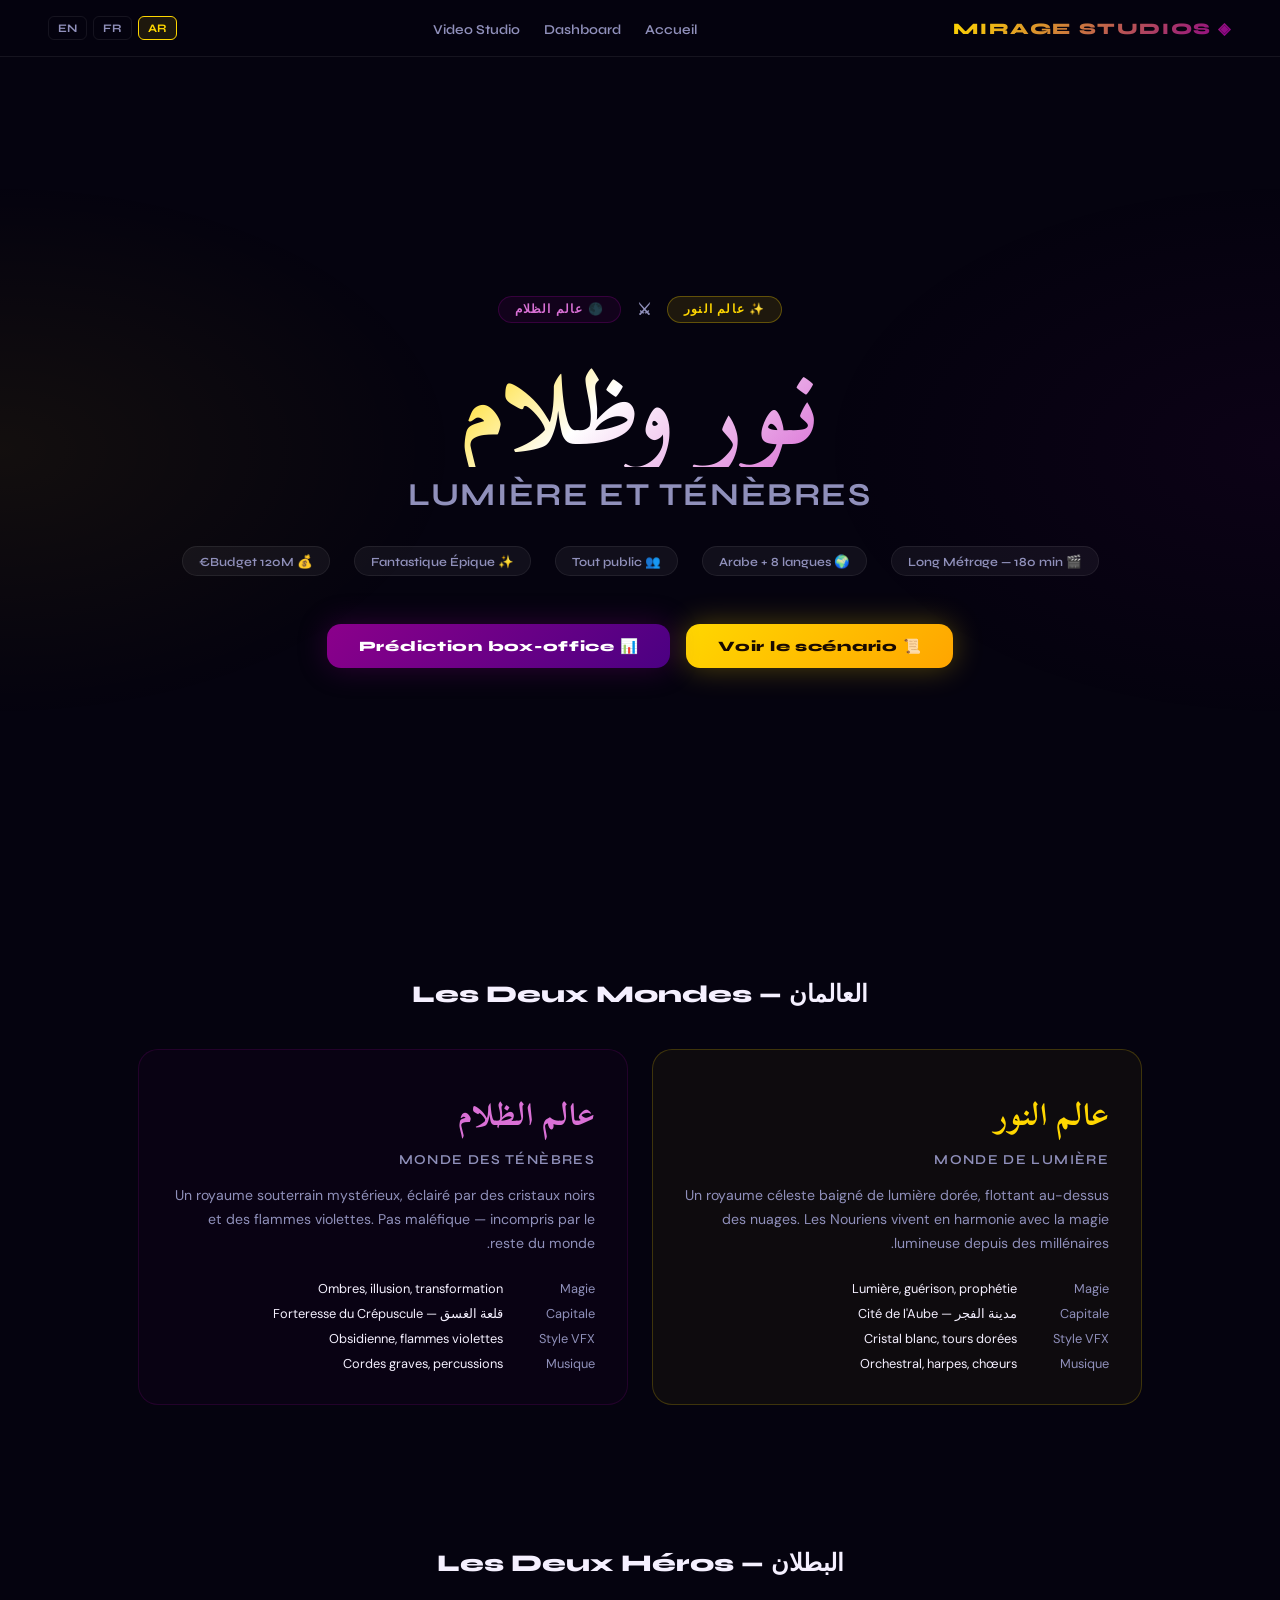
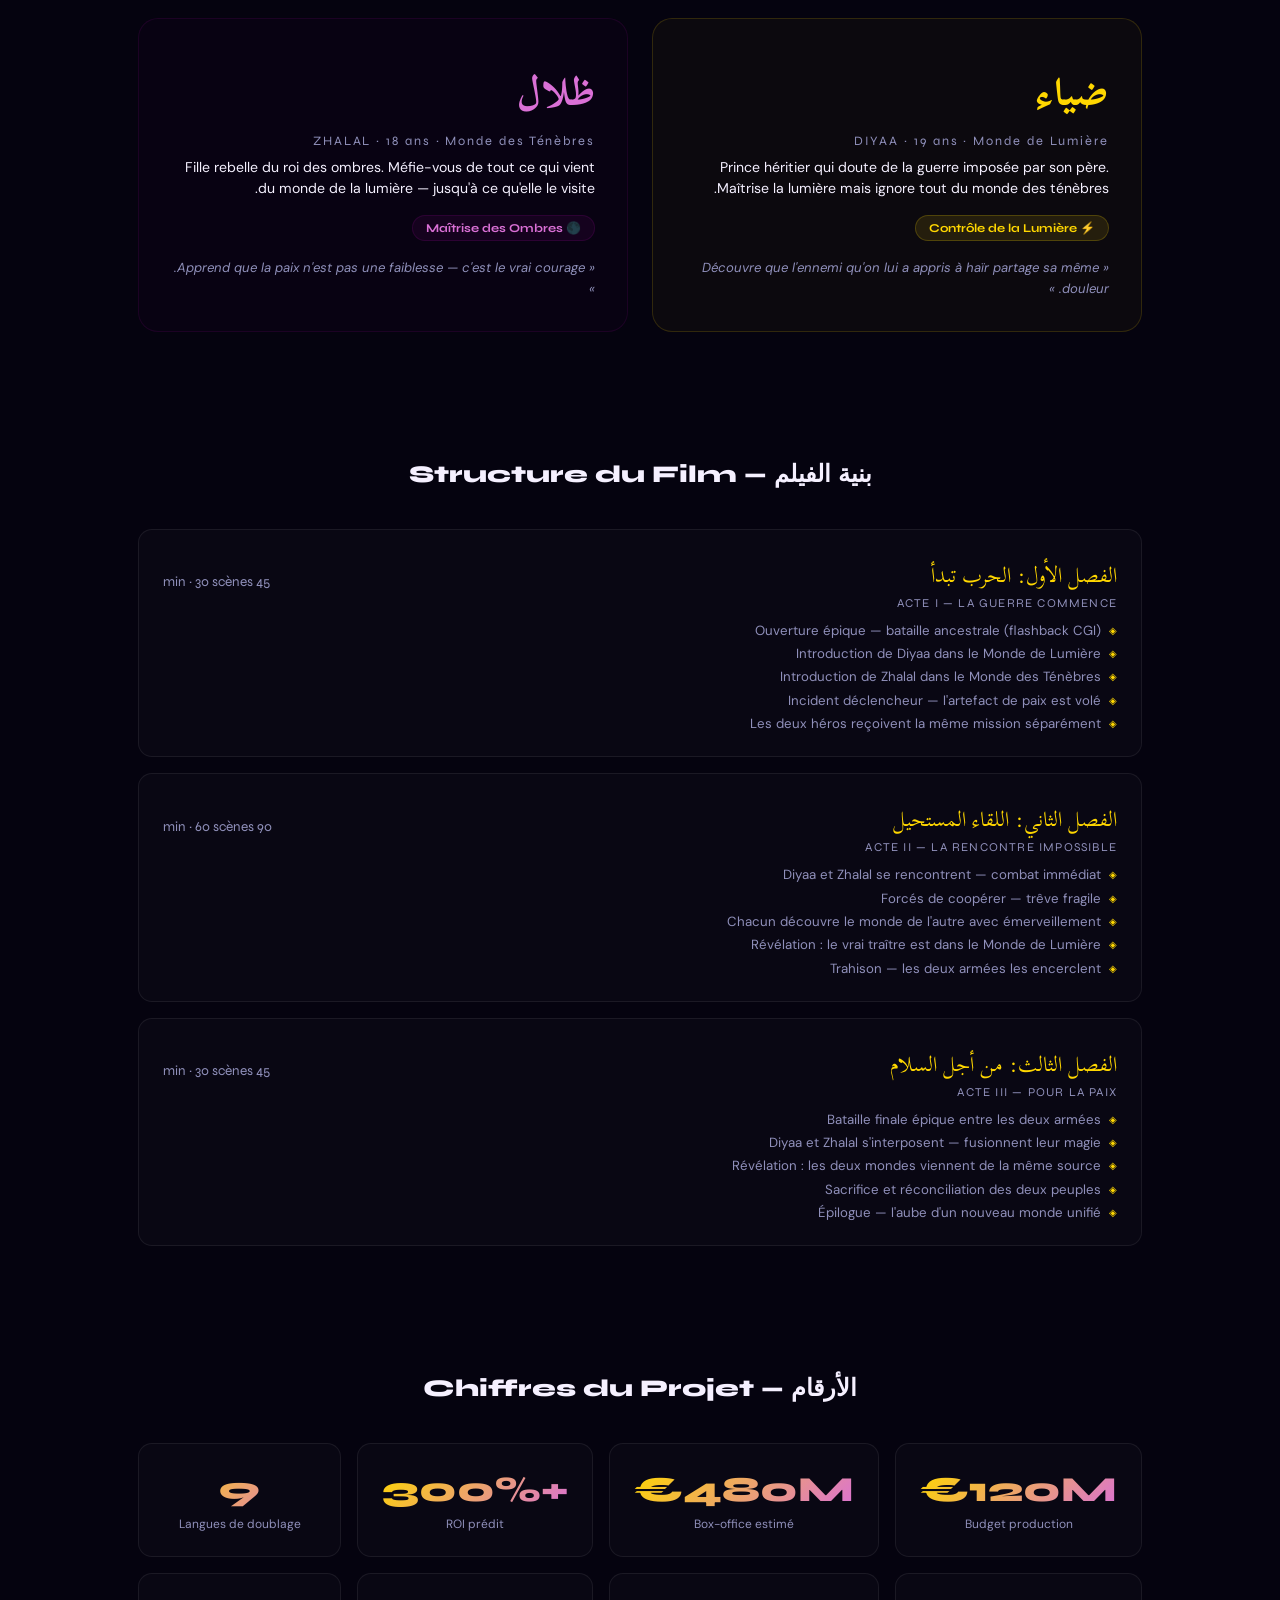
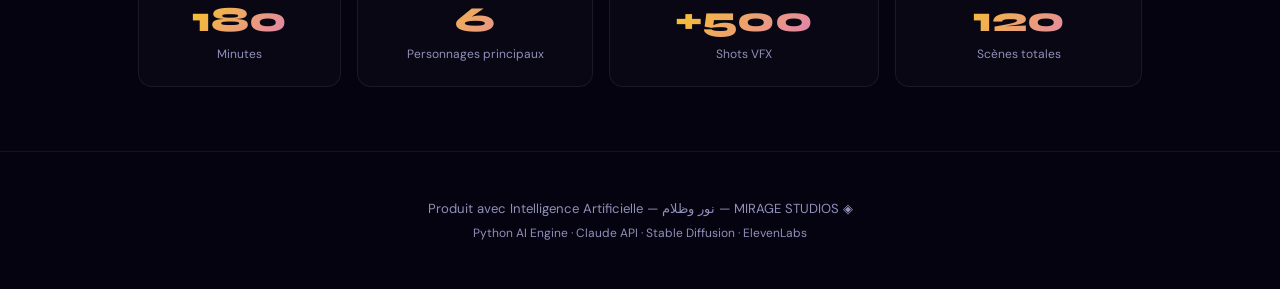
<file: web/templates/nour_wa_zalam.html>
<!DOCTYPE html>
<html lang="ar" dir="rtl">
<head>
  <meta charset="UTF-8" />
  <meta name="viewport" content="width=device-width, initial-scale=1.0" />
  <title>نور وظلام — Mirage Studios</title>
  <link href="https://fonts.googleapis.com/css2?family=Scheherazade+New:wght@400;700&family=Syne:wght@700;800&family=DM+Sans:wght@300;400;500&display=swap" rel="stylesheet">
  <style>
    :root {
      --bg: #05030f;
      --light-world: #FFD700;
      --dark-world: #8B008B;
      --light-glow: rgba(255,215,0,0.15);
      --dark-glow: rgba(139,0,139,0.15);
      --border: rgba(255,255,255,0.07);
      --text: #f5f0ff;
      --text2: #9090bb;
      --font-ar: 'Scheherazade New', serif;
      --font: 'Syne', sans-serif;
      --body: 'DM Sans', sans-serif;
      --r: 14px; --r2: 20px;
    }
    * { margin:0; padding:0; box-sizing:border-box; }
    body { font-family: var(--body); background: var(--bg); color: var(--text); overflow-x: hidden; }

    /* BG */
    body::before {
      content:''; position:fixed; inset:0; z-index:0; pointer-events:none;
      background:
        radial-gradient(ellipse 60% 50% at 0% 50%, rgba(255,215,0,0.06) 0%, transparent 60%),
        radial-gradient(ellipse 60% 50% at 100% 50%, rgba(139,0,139,0.06) 0%, transparent 60%);
    }

    /* NAVBAR */
    nav {
      position:fixed; top:0; left:0; right:0; z-index:100;
      display:flex; align-items:center; justify-content:space-between;
      padding:1rem 3rem;
      background:rgba(5,3,15,0.9); backdrop-filter:blur(20px);
      border-bottom:1px solid var(--border);
    }
    .nav-logo { font-family:var(--font); font-size:1rem; font-weight:800; letter-spacing:0.1em;
      background:linear-gradient(135deg,#FFD700,#8B008B);
      -webkit-background-clip:text; -webkit-text-fill-color:transparent; background-clip:text; }
    .nav-links { display:flex; gap:1.5rem; list-style:none; }
    .nav-links a { color:var(--text2); text-decoration:none; font-size:0.85rem; font-family:var(--font); font-weight:600; transition:color 0.2s; }
    .nav-links a:hover { color:var(--text); }
    .lang-toggle { display:flex; gap:0.4rem; }
    .ltbtn { background:none; border:1px solid var(--border); color:var(--text2);
      font-size:0.72rem; font-family:var(--font); font-weight:700;
      padding:0.25rem 0.55rem; border-radius:6px; cursor:pointer; transition:all 0.2s; }
    .ltbtn.active { border-color:#FFD700; color:#FFD700; background:rgba(255,215,0,0.1); }

    /* HERO */
    .hero {
      min-height:100vh; display:flex; flex-direction:column;
      align-items:center; justify-content:center;
      padding:8rem 3rem 4rem; text-align:center;
      position:relative; z-index:1;
    }
    .two-worlds {
      display:flex; gap:1rem; align-items:center; justify-content:center;
      margin-bottom:2rem;
    }
    .world-badge {
      font-size:0.75rem; font-family:var(--font); font-weight:700;
      padding:0.35rem 1rem; border-radius:30px; letter-spacing:0.1em;
    }
    .badge-light { background:rgba(255,215,0,0.1); border:1px solid rgba(255,215,0,0.3); color:#FFD700; }
    .badge-dark { background:rgba(139,0,139,0.1); border:1px solid rgba(139,0,139,0.3); color:#da70d6; }
    .vs { color:var(--text2); font-family:var(--font); font-weight:800; font-size:1rem; }

    .hero-title-ar {
      font-family:var(--font-ar); font-size:clamp(3rem,8vw,7rem);
      font-weight:700; line-height:1.1; margin-bottom:0.5rem;
      background:linear-gradient(135deg,#FFD700 0%,#ffffff 40%,#da70d6 100%);
      -webkit-background-clip:text; -webkit-text-fill-color:transparent; background-clip:text;
    }
    .hero-title-fr {
      font-family:var(--font); font-size:clamp(1.2rem,3vw,2rem);
      font-weight:700; color:var(--text2); margin-bottom:2rem; letter-spacing:0.05em;
    }
    .hero-meta {
      display:flex; gap:1.5rem; justify-content:center; flex-wrap:wrap;
      margin-bottom:3rem;
    }
    .meta-pill {
      font-size:0.78rem; font-family:var(--font); font-weight:600;
      padding:0.4rem 1rem; border-radius:20px;
      background:rgba(255,255,255,0.05); border:1px solid var(--border);
      color:var(--text2);
    }
    .hero-cta { display:flex; gap:1rem; justify-content:center; flex-wrap:wrap; }
    .btn-gold {
      padding:0.85rem 2rem; border-radius:var(--r);
      background:linear-gradient(135deg,#FFD700,#FFA500);
      border:none; color:#1a0a00; font-family:var(--font);
      font-size:0.9rem; font-weight:800; cursor:pointer;
      transition:opacity 0.2s,transform 0.2s; letter-spacing:0.05em;
      box-shadow:0 0 30px rgba(255,215,0,0.3);
    }
    .btn-gold:hover { opacity:0.9; transform:translateY(-2px); }
    .btn-purple {
      padding:0.85rem 2rem; border-radius:var(--r);
      background:linear-gradient(135deg,#8B008B,#4B0082);
      border:none; color:white; font-family:var(--font);
      font-size:0.9rem; font-weight:800; cursor:pointer;
      transition:opacity 0.2s,transform 0.2s; letter-spacing:0.05em;
      box-shadow:0 0 30px rgba(139,0,139,0.3);
    }
    .btn-purple:hover { opacity:0.9; transform:translateY(-2px); }

    /* WORLDS SECTION */
    .worlds-section {
      padding:5rem 3rem; max-width:1100px; margin:0 auto;
      position:relative; z-index:1;
    }
    .section-title {
      font-family:var(--font); font-size:1.5rem; font-weight:800;
      text-align:center; margin-bottom:2.5rem;
    }
    .worlds-grid { display:grid; grid-template-columns:1fr 1fr; gap:1.5rem; }
    .world-card {
      border-radius:var(--r2); padding:2rem; border:1px solid var(--border);
      position:relative; overflow:hidden;
    }
    .world-card-light { background:rgba(255,215,0,0.04); border-color:rgba(255,215,0,0.2); }
    .world-card-dark { background:rgba(139,0,139,0.04); border-color:rgba(139,0,139,0.2); }
    .world-name-ar { font-family:var(--font-ar); font-size:2rem; font-weight:700; margin-bottom:0.25rem; }
    .world-name-fr { font-family:var(--font); font-size:0.85rem; font-weight:600; color:var(--text2); margin-bottom:1rem; letter-spacing:0.1em; }
    .world-card-light .world-name-ar { color:#FFD700; }
    .world-card-dark .world-name-ar { color:#da70d6; }
    .world-desc { font-size:0.88rem; color:var(--text2); line-height:1.7; margin-bottom:1.5rem; }
    .world-stats { display:flex; flex-direction:column; gap:0.5rem; }
    .world-stat { display:flex; gap:0.75rem; font-size:0.8rem; }
    .stat-key { color:var(--text2); width:80px; flex-shrink:0; }
    .stat-val { color:var(--text); }

    /* HEROES */
    .heroes-section { padding:4rem 3rem; max-width:1100px; margin:0 auto; position:relative; z-index:1; }
    .heroes-grid { display:grid; grid-template-columns:1fr 1fr; gap:1.5rem; }
    .hero-card {
      border-radius:var(--r2); padding:2rem; border:1px solid var(--border);
      position:relative;
    }
    .hero-card-light { background:rgba(255,215,0,0.03); border-color:rgba(255,215,0,0.15); }
    .hero-card-dark { background:rgba(139,0,139,0.03); border-color:rgba(139,0,139,0.15); }
    .hero-name-ar { font-family:var(--font-ar); font-size:2.5rem; font-weight:700; }
    .hero-card-light .hero-name-ar { color:#FFD700; }
    .hero-card-dark .hero-name-ar { color:#da70d6; }
    .hero-name-fr { font-family:var(--font); font-size:0.8rem; color:var(--text2); letter-spacing:0.15em; margin-bottom:0.5rem; }
    .hero-role { font-size:0.88rem; color:var(--text); margin-bottom:1rem; line-height:1.5; }
    .hero-power {
      display:inline-block; font-size:0.75rem; font-family:var(--font); font-weight:700;
      padding:0.3rem 0.8rem; border-radius:20px; margin-bottom:1rem;
    }
    .power-light { background:rgba(255,215,0,0.1); color:#FFD700; border:1px solid rgba(255,215,0,0.2); }
    .power-dark { background:rgba(139,0,139,0.1); color:#da70d6; border:1px solid rgba(139,0,139,0.2); }
    .hero-arc { font-size:0.82rem; color:var(--text2); font-style:italic; line-height:1.6; }

    /* STRUCTURE */
    .structure-section { padding:4rem 3rem; max-width:1100px; margin:0 auto; position:relative; z-index:1; }
    .acts-grid { display:flex; flex-direction:column; gap:1rem; }
    .act-card {
      background:rgba(255,255,255,0.02); border:1px solid var(--border);
      border-radius:var(--r); padding:1.5rem; cursor:pointer;
      transition:background 0.2s;
    }
    .act-card:hover { background:rgba(255,255,255,0.04); }
    .act-header { display:flex; justify-content:space-between; align-items:center; margin-bottom:0.75rem; }
    .act-title-ar { font-family:var(--font-ar); font-size:1.3rem; color:#FFD700; }
    .act-title-fr { font-family:var(--font); font-size:0.75rem; color:var(--text2); letter-spacing:0.1em; }
    .act-duration { font-family:var(--font); font-size:0.85rem; color:var(--text2); }
    .act-moments { list-style:none; display:flex; flex-direction:column; gap:0.4rem; }
    .act-moments li { font-size:0.83rem; color:var(--text2); padding-right:1rem; position:relative; }
    .act-moments li::before { content:'◈'; color:#FFD700; position:absolute; right:0; font-size:0.6rem; top:2px; }

    /* STATS */
    .stats-section {
      padding:4rem 3rem; max-width:1100px; margin:0 auto;
      position:relative; z-index:1;
    }
    .stats-grid { display:grid; grid-template-columns:repeat(4,1fr); gap:1rem; }
    .stat-card {
      background:rgba(255,255,255,0.02); border:1px solid var(--border);
      border-radius:var(--r); padding:1.5rem; text-align:center;
    }
    .stat-big {
      font-family:var(--font); font-size:2.2rem; font-weight:800;
      background:linear-gradient(135deg,#FFD700,#da70d6);
      -webkit-background-clip:text; -webkit-text-fill-color:transparent; background-clip:text;
    }
    .stat-lbl { font-size:0.75rem; color:var(--text2); margin-top:0.3rem; }

    /* FOOTER */
    footer {
      border-top:1px solid var(--border); padding:3rem;
      text-align:center; position:relative; z-index:1;
    }
    footer p { color:var(--text2); font-size:0.82rem; }

    @media(max-width:768px) {
      nav { padding:1rem 1.5rem; }
      .nav-links { display:none; }
      .worlds-grid, .heroes-grid, .stats-grid { grid-template-columns:1fr; }
      .worlds-section, .heroes-section, .structure-section, .stats-section { padding:3rem 1.5rem; }
    }
  </style>
</head>
<body>

<nav>
  <div class="nav-logo">◈ MIRAGE STUDIOS</div>
  <ul class="nav-links">
    <li><a href="../index.html">Accueil</a></li>
    <li><a href="dashboard.html">Dashboard</a></li>
    <li><a href="video_studio.html">Video Studio</a></li>
  </ul>
  <div class="lang-toggle">
    <button class="ltbtn active" onclick="setDir('rtl',this)">AR</button>
    <button class="ltbtn" onclick="setDir('ltr',this)">FR</button>
    <button class="ltbtn" onclick="setDir('ltr',this)">EN</button>
  </div>
</nav>

<!-- HERO -->
<section class="hero">
  <div class="two-worlds">
    <span class="world-badge badge-light">✨ عالم النور</span>
    <span class="vs">⚔</span>
    <span class="world-badge badge-dark">🌑 عالم الظلام</span>
  </div>
  <div class="hero-title-ar">نور وظلام</div>
  <div class="hero-title-fr">LUMIÈRE ET TÉNÈBRES</div>
  <div class="hero-meta">
    <span class="meta-pill">🎬 Long Métrage — 180 min</span>
    <span class="meta-pill">🌍 Arabe + 8 langues</span>
    <span class="meta-pill">👥 Tout public</span>
    <span class="meta-pill">✨ Fantastique Épique</span>
    <span class="meta-pill">💰 Budget 120M€</span>
  </div>
  <div class="hero-cta">
    <button class="btn-gold" onclick="document.querySelector('.structure-section').scrollIntoView({behavior:'smooth'})">
      📜 Voir le scénario
    </button>
    <button class="btn-purple" onclick="document.querySelector('.stats-section').scrollIntoView({behavior:'smooth'})">
      📊 Prédiction box-office
    </button>
  </div>
</section>

<!-- WORLDS -->
<section class="worlds-section">
  <div class="section-title">العالمان — Les Deux Mondes</div>
  <div class="worlds-grid">
    <div class="world-card world-card-light">
      <div class="world-name-ar">عالم النور</div>
      <div class="world-name-fr">MONDE DE LUMIÈRE</div>
      <div class="world-desc">Un royaume céleste baigné de lumière dorée, flottant au-dessus des nuages. Les Nouriens vivent en harmonie avec la magie lumineuse depuis des millénaires.</div>
      <div class="world-stats">
        <div class="world-stat"><span class="stat-key">Magie</span><span class="stat-val">Lumière, guérison, prophétie</span></div>
        <div class="world-stat"><span class="stat-key">Capitale</span><span class="stat-val">مدينة الفجر — Cité de l'Aube</span></div>
        <div class="world-stat"><span class="stat-key">Style VFX</span><span class="stat-val">Cristal blanc, tours dorées</span></div>
        <div class="world-stat"><span class="stat-key">Musique</span><span class="stat-val">Orchestral, harpes, chœurs</span></div>
      </div>
    </div>
    <div class="world-card world-card-dark">
      <div class="world-name-ar">عالم الظلام</div>
      <div class="world-name-fr">MONDE DES TÉNÈBRES</div>
      <div class="world-desc">Un royaume souterrain mystérieux, éclairé par des cristaux noirs et des flammes violettes. Pas maléfique — incompris par le reste du monde.</div>
      <div class="world-stats">
        <div class="world-stat"><span class="stat-key">Magie</span><span class="stat-val">Ombres, illusion, transformation</span></div>
        <div class="world-stat"><span class="stat-key">Capitale</span><span class="stat-val">قلعة الغسق — Forteresse du Crépuscule</span></div>
        <div class="world-stat"><span class="stat-key">Style VFX</span><span class="stat-val">Obsidienne, flammes violettes</span></div>
        <div class="world-stat"><span class="stat-key">Musique</span><span class="stat-val">Cordes graves, percussions</span></div>
      </div>
    </div>
  </div>
</section>

<!-- HEROES -->
<section class="heroes-section">
  <div class="section-title">البطلان — Les Deux Héros</div>
  <div class="heroes-grid">
    <div class="hero-card hero-card-light">
      <div class="hero-name-ar">ضياء</div>
      <div class="hero-name-fr">DIYAA · 19 ans · Monde de Lumière</div>
      <div class="hero-role">Prince héritier qui doute de la guerre imposée par son père. Maîtrise la lumière mais ignore tout du monde des ténèbres.</div>
      <span class="hero-power power-light">⚡ Contrôle de la Lumière</span>
      <div class="hero-arc">« Découvre que l'ennemi qu'on lui a appris à haïr partage sa même douleur. »</div>
    </div>
    <div class="hero-card hero-card-dark">
      <div class="hero-name-ar">ظلال</div>
      <div class="hero-name-fr">ZHALAL · 18 ans · Monde des Ténèbres</div>
      <div class="hero-role">Fille rebelle du roi des ombres. Méfie-vous de tout ce qui vient du monde de la lumière — jusqu'à ce qu'elle le visite.</div>
      <span class="hero-power power-dark">🌑 Maîtrise des Ombres</span>
      <div class="hero-arc">« Apprend que la paix n'est pas une faiblesse — c'est le vrai courage. »</div>
    </div>
  </div>
</section>

<!-- STRUCTURE -->
<section class="structure-section">
  <div class="section-title">بنية الفيلم — Structure du Film</div>
  <div class="acts-grid">
    <div class="act-card">
      <div class="act-header">
        <div>
          <div class="act-title-ar">الفصل الأول: الحرب تبدأ</div>
          <div class="act-title-fr">ACTE I — LA GUERRE COMMENCE</div>
        </div>
        <div class="act-duration">45 min · 30 scènes</div>
      </div>
      <ul class="act-moments">
        <li>Ouverture épique — bataille ancestrale (flashback CGI)</li>
        <li>Introduction de Diyaa dans le Monde de Lumière</li>
        <li>Introduction de Zhalal dans le Monde des Ténèbres</li>
        <li>Incident déclencheur — l'artefact de paix est volé</li>
        <li>Les deux héros reçoivent la même mission séparément</li>
      </ul>
    </div>
    <div class="act-card">
      <div class="act-header">
        <div>
          <div class="act-title-ar">الفصل الثاني: اللقاء المستحيل</div>
          <div class="act-title-fr">ACTE II — LA RENCONTRE IMPOSSIBLE</div>
        </div>
        <div class="act-duration">90 min · 60 scènes</div>
      </div>
      <ul class="act-moments">
        <li>Diyaa et Zhalal se rencontrent — combat immédiat</li>
        <li>Forcés de coopérer — trêve fragile</li>
        <li>Chacun découvre le monde de l'autre avec émerveillement</li>
        <li>Révélation : le vrai traître est dans le Monde de Lumière</li>
        <li>Trahison — les deux armées les encerclent</li>
      </ul>
    </div>
    <div class="act-card">
      <div class="act-header">
        <div>
          <div class="act-title-ar">الفصل الثالث: من أجل السلام</div>
          <div class="act-title-fr">ACTE III — POUR LA PAIX</div>
        </div>
        <div class="act-duration">45 min · 30 scènes</div>
      </div>
      <ul class="act-moments">
        <li>Bataille finale épique entre les deux armées</li>
        <li>Diyaa et Zhalal s'interposent — fusionnent leur magie</li>
        <li>Révélation : les deux mondes viennent de la même source</li>
        <li>Sacrifice et réconciliation des deux peuples</li>
        <li>Épilogue — l'aube d'un nouveau monde unifié</li>
      </ul>
    </div>
  </div>
</section>

<!-- STATS -->
<section class="stats-section">
  <div class="section-title">الأرقام — Chiffres du Projet</div>
  <div class="stats-grid">
    <div class="stat-card"><div class="stat-big">120M€</div><div class="stat-lbl">Budget production</div></div>
    <div class="stat-card"><div class="stat-big">480M€</div><div class="stat-lbl">Box-office estimé</div></div>
    <div class="stat-card"><div class="stat-big">+300%</div><div class="stat-lbl">ROI prédit</div></div>
    <div class="stat-card"><div class="stat-big">9</div><div class="stat-lbl">Langues de doublage</div></div>
    <div class="stat-card"><div class="stat-big">120</div><div class="stat-lbl">Scènes totales</div></div>
    <div class="stat-card"><div class="stat-big">500+</div><div class="stat-lbl">Shots VFX</div></div>
    <div class="stat-card"><div class="stat-big">6</div><div class="stat-lbl">Personnages principaux</div></div>
    <div class="stat-card"><div class="stat-big">180</div><div class="stat-lbl">Minutes</div></div>
  </div>
</section>

<footer>
  <p>◈ MIRAGE STUDIOS — نور وظلام — Produit avec Intelligence Artificielle</p>
  <p style="margin-top:0.5rem; font-size:0.75rem;">Python AI Engine · Claude API · Stable Diffusion · ElevenLabs</p>
</footer>

<script>
  function setDir(dir, btn) {
    document.documentElement.setAttribute('dir', dir);
    document.querySelectorAll('.ltbtn').forEach(b => b.classList.remove('active'));
    btn.classList.add('active');
  }

  // Animate stats on scroll
  const observer = new IntersectionObserver(entries => {
    entries.forEach(e => {
      if (e.isIntersecting) {
        e.target.style.opacity = '1';
        e.target.style.transform = 'translateY(0)';
      }
    });
  }, { threshold: 0.1 });

  document.querySelectorAll('.stat-card, .world-card, .hero-card, .act-card').forEach(el => {
    el.style.opacity = '0';
    el.style.transform = 'translateY(20px)';
    el.style.transition = 'opacity 0.5s ease, transform 0.5s ease';
    observer.observe(el);
  });
</script>
</body>
</html>
</file>
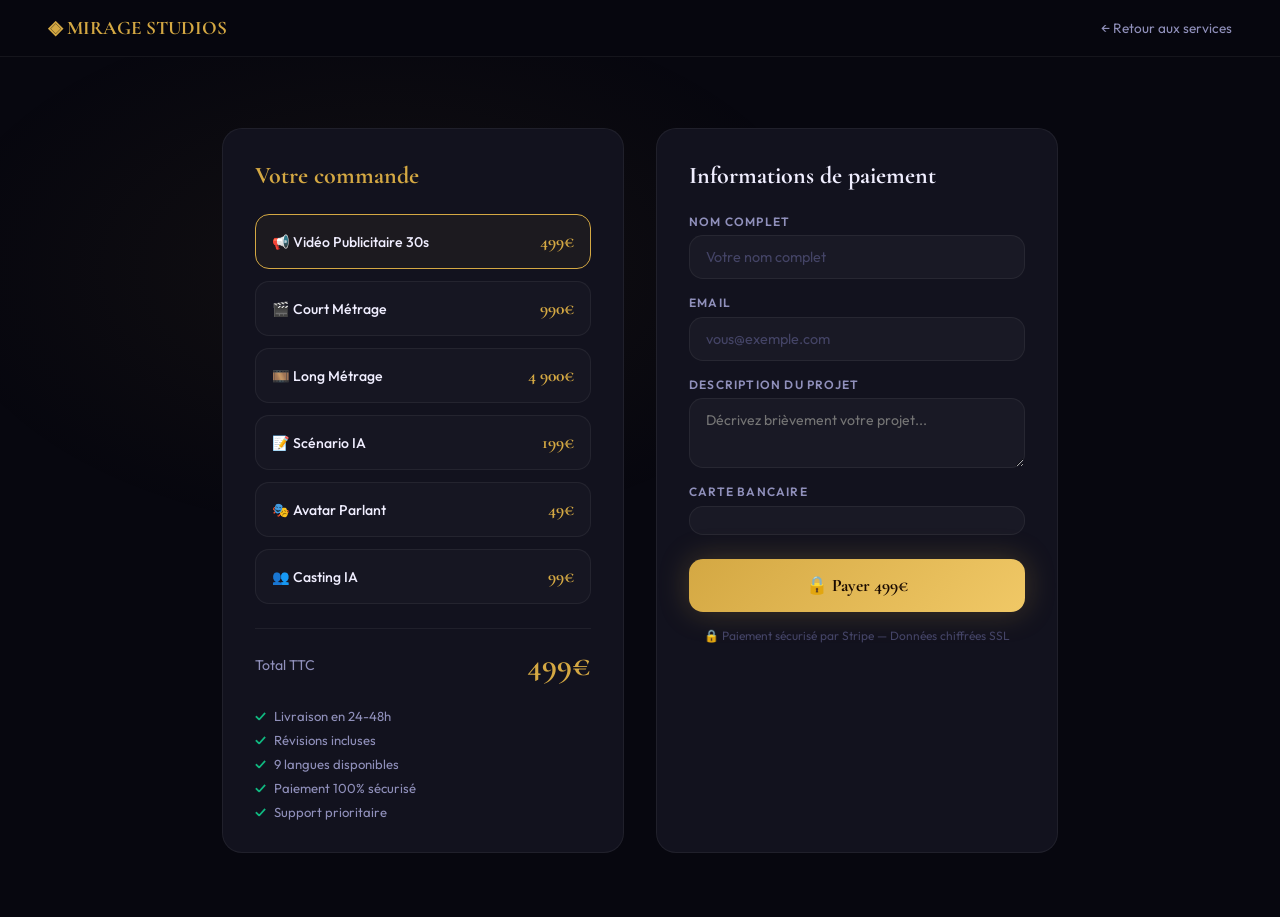
<file: web/templates/payment.html>
<!DOCTYPE html>
<html lang="fr">
<head>
  <meta charset="UTF-8"/>
  <meta name="viewport" content="width=device-width, initial-scale=1.0"/>
  <title>Paiement — Mirage Studios</title>
  <link href="https://fonts.googleapis.com/css2?family=Cormorant+Garamond:wght@400;600;700;900&family=Outfit:wght@300;400;500;600&display=swap" rel="stylesheet">
  <script src="https://js.stripe.com/v3/"></script>
  <style>
    :root {
      --bg: #07070f;
      --bg2: #0e0e1a;
      --card: #12121e;
      --border: rgba(255,255,255,0.06);
      --gold: #d4a843;
      --gold2: #f0c866;
      --text: #f0eeff;
      --text2: #9090bb;
      --text3: #444466;
      --green: #10b981;
      --error: #ff4d6d;
      --font: 'Cormorant Garamond', serif;
      --body: 'Outfit', sans-serif;
      --r: 14px;
    }
    * { margin:0; padding:0; box-sizing:border-box; }
    body { font-family:var(--body); background:var(--bg); color:var(--text); min-height:100vh; }

    body::before {
      content:''; position:fixed; inset:0; z-index:0; pointer-events:none;
      background: radial-gradient(ellipse 60% 50% at 30% 30%, rgba(212,168,67,0.06) 0%, transparent 60%);
    }

    nav {
      position:fixed; top:0; left:0; right:0; z-index:100;
      display:flex; align-items:center; justify-content:space-between;
      padding:1rem 3rem;
      background:rgba(7,7,15,0.9); backdrop-filter:blur(20px);
      border-bottom:1px solid var(--border);
    }
    .nav-logo { font-family:var(--font); font-size:1.2rem; font-weight:700; color:var(--gold); }
    .nav-back {
      color:var(--text2); text-decoration:none; font-size:0.85rem;
      display:flex; align-items:center; gap:0.5rem; transition:color 0.2s;
    }
    .nav-back:hover { color:var(--text); }

    .container {
      max-width:900px; margin:0 auto; padding:8rem 2rem 4rem;
      position:relative; z-index:1;
      display:grid; grid-template-columns:1fr 1fr; gap:2rem;
    }

    /* LEFT — Order Summary */
    .order-summary {
      background:var(--card); border:1px solid var(--border);
      border-radius:20px; padding:2rem;
    }
    .order-title {
      font-family:var(--font); font-size:1.5rem; font-weight:700;
      margin-bottom:1.5rem; color:var(--gold);
    }

    .service-selector { display:flex; flex-direction:column; gap:0.75rem; margin-bottom:1.5rem; }
    .service-option {
      background:rgba(255,255,255,0.02); border:1px solid var(--border);
      border-radius:var(--r); padding:1rem; cursor:pointer;
      transition:all 0.2s; display:flex; justify-content:space-between; align-items:center;
    }
    .service-option:hover, .service-option.selected {
      border-color:rgba(212,168,67,0.4); background:rgba(212,168,67,0.05);
    }
    .service-option.selected { border-color:var(--gold); }
    .service-name { font-size:0.88rem; font-weight:500; }
    .service-price { font-family:var(--font); font-size:1.1rem; font-weight:700; color:var(--gold); }

    .order-total {
      border-top:1px solid var(--border); padding-top:1rem; margin-top:0.5rem;
      display:flex; justify-content:space-between; align-items:center;
    }
    .total-label { font-size:0.88rem; color:var(--text2); }
    .total-amount { font-family:var(--font); font-size:2rem; font-weight:700; color:var(--gold); }

    .order-features { margin-top:1.5rem; display:flex; flex-direction:column; gap:0.5rem; }
    .feature-item { display:flex; align-items:center; gap:0.5rem; font-size:0.82rem; color:var(--text2); }
    .feature-item::before { content:'✓'; color:var(--green); font-weight:700; }

    /* RIGHT — Payment Form */
    .payment-form {
      background:var(--card); border:1px solid var(--border);
      border-radius:20px; padding:2rem;
    }
    .form-title {
      font-family:var(--font); font-size:1.5rem; font-weight:700;
      margin-bottom:1.5rem;
    }

    .field { display:flex; flex-direction:column; gap:0.4rem; margin-bottom:1rem; }
    .field label { font-size:0.75rem; font-weight:600; color:var(--text2); text-transform:uppercase; letter-spacing:0.1em; }
    .field input {
      background:rgba(255,255,255,0.03); border:1px solid var(--border);
      border-radius:var(--r); color:var(--text); font-family:var(--body);
      font-size:0.9rem; padding:0.75rem 1rem; outline:none; transition:border-color 0.2s;
    }
    .field input:focus { border-color:rgba(212,168,67,0.4); }
    .field input::placeholder { color:var(--text3); }

    .field textarea {
      background:rgba(255,255,255,0.03); border:1px solid var(--border);
      border-radius:var(--r); color:var(--text); font-family:var(--body);
      font-size:0.88rem; padding:0.75rem 1rem; outline:none;
      resize:vertical; min-height:70px; transition:border-color 0.2s;
    }
    .field textarea:focus { border-color:rgba(212,168,67,0.4); }

    /* Stripe Element */
    .stripe-element-container {
      background:rgba(255,255,255,0.03); border:1px solid var(--border);
      border-radius:var(--r); padding:0.85rem 1rem;
      transition:border-color 0.2s;
    }
    .stripe-element-container.focused { border-color:rgba(212,168,67,0.4); }

    .stripe-label {
      font-size:0.75rem; font-weight:600; color:var(--text2);
      text-transform:uppercase; letter-spacing:0.1em; margin-bottom:0.4rem; display:block;
    }

    .pay-btn {
      width:100%; padding:1rem; margin-top:1.5rem;
      background:linear-gradient(135deg, var(--gold), var(--gold2));
      border:none; border-radius:var(--r); color:#1a0a00;
      font-family:var(--font); font-size:1.1rem; font-weight:700;
      cursor:pointer; transition:opacity 0.2s, transform 0.2s;
      box-shadow:0 0 30px rgba(212,168,67,0.25);
    }
    .pay-btn:hover { opacity:0.9; transform:translateY(-1px); }
    .pay-btn:disabled { opacity:0.5; cursor:not-allowed; transform:none; }

    .secure-badge {
      display:flex; align-items:center; justify-content:center; gap:0.5rem;
      margin-top:1rem; font-size:0.75rem; color:var(--text3);
    }

    .msg {
      padding:0.75rem 1rem; border-radius:10px; font-size:0.83rem;
      margin-bottom:1rem; display:none;
    }
    .msg.error { background:rgba(255,77,109,0.1); border:1px solid rgba(255,77,109,0.2); color:var(--error); display:block; }
    .msg.success { background:rgba(16,185,129,0.1); border:1px solid rgba(16,185,129,0.2); color:var(--green); display:block; }

    /* Success screen */
    .success-screen {
      display:none; text-align:center; padding:3rem 2rem;
    }
    .success-screen.visible { display:block; }
    .success-icon { font-size:4rem; margin-bottom:1.5rem; }
    .success-title { font-family:var(--font); font-size:2rem; font-weight:700; color:var(--green); margin-bottom:1rem; }
    .success-sub { color:var(--text2); line-height:1.7; margin-bottom:2rem; }
    .back-btn {
      display:inline-block; padding:0.85rem 2rem;
      background:rgba(212,168,67,0.1); border:1px solid rgba(212,168,67,0.3);
      border-radius:var(--r); color:var(--gold); text-decoration:none;
      font-weight:600; transition:background 0.2s;
    }
    .back-btn:hover { background:rgba(212,168,67,0.2); }

    @media(max-width:768px) {
      nav { padding:1rem 1.5rem; }
      .container { grid-template-columns:1fr; padding:7rem 1rem 3rem; }
    }
  </style>
</head>
<body>

<nav>
  <div class="nav-logo">◈ MIRAGE STUDIOS</div>
  <a href="sales.html" class="nav-back">← Retour aux services</a>
</nav>

<div class="container" id="main-container">

  <!-- ORDER SUMMARY -->
  <div class="order-summary">
    <div class="order-title">Votre commande</div>

    <div class="service-selector" id="service-selector">
      <div class="service-option selected" onclick="selectService(this, 'pub_30s', 499)">
        <span class="service-name">📢 Vidéo Publicitaire 30s</span>
        <span class="service-price">499€</span>
      </div>
      <div class="service-option" onclick="selectService(this, 'court_metrage', 990)">
        <span class="service-name">🎬 Court Métrage</span>
        <span class="service-price">990€</span>
      </div>
      <div class="service-option" onclick="selectService(this, 'long_metrage', 4900)">
        <span class="service-name">🎞️ Long Métrage</span>
        <span class="service-price">4 900€</span>
      </div>
      <div class="service-option" onclick="selectService(this, 'scenario', 199)">
        <span class="service-name">📝 Scénario IA</span>
        <span class="service-price">199€</span>
      </div>
      <div class="service-option" onclick="selectService(this, 'avatar', 49)">
        <span class="service-name">🎭 Avatar Parlant</span>
        <span class="service-price">49€</span>
      </div>
      <div class="service-option" onclick="selectService(this, 'casting', 99)">
        <span class="service-name">👥 Casting IA</span>
        <span class="service-price">99€</span>
      </div>
    </div>

    <div class="order-total">
      <span class="total-label">Total TTC</span>
      <span class="total-amount" id="total-display">499€</span>
    </div>

    <div class="order-features">
      <div class="feature-item">Livraison en 24-48h</div>
      <div class="feature-item">Révisions incluses</div>
      <div class="feature-item">9 langues disponibles</div>
      <div class="feature-item">Paiement 100% sécurisé</div>
      <div class="feature-item">Support prioritaire</div>
    </div>
  </div>

  <!-- PAYMENT FORM -->
  <div class="payment-form" id="payment-form-container">
    <div class="form-title">Informations de paiement</div>

    <div id="payment-msg" class="msg"></div>

    <div class="field">
      <label>Nom complet</label>
      <input type="text" id="client-name" placeholder="Votre nom complet">
    </div>

    <div class="field">
      <label>Email</label>
      <input type="email" id="client-email" placeholder="vous@exemple.com">
    </div>

    <div class="field">
      <label>Description du projet</label>
      <textarea id="project-desc" placeholder="Décrivez brièvement votre projet..."></textarea>
    </div>

    <span class="stripe-label">Carte bancaire</span>
    <div class="stripe-element-container" id="card-container">
      <div id="card-element"></div>
    </div>

    <button class="pay-btn" id="pay-btn" onclick="handlePayment()">
      🔒 Payer <span id="pay-amount">499€</span>
    </button>

    <div class="secure-badge">
      🔒 Paiement sécurisé par Stripe — Données chiffrées SSL
    </div>
  </div>

</div>

<!-- SUCCESS SCREEN -->
<div class="success-screen" id="success-screen">
  <div class="success-icon">🎉</div>
  <div class="success-title">Paiement confirmé !</div>
  <div class="success-sub">
    Merci pour votre commande ! Notre équipe vous contactera sous 24h<br>
    pour démarrer votre projet Mirage Studios.
  </div>
  <a href="dashboard.html" class="back-btn">Accéder au Dashboard →</a>
</div>

<script>
  const API = 'http://localhost:5001';
  let selectedService = 'pub_30s';
  let selectedAmount = 499;
  let stripe = null;
  let cardElement = null;

  // Initialiser Stripe
  async function initStripe() {
    try {
      const res = await fetch(`${API}/api/payment/status`);
      const data = await res.json();
      if (data.configured && data.public_key) {
        stripe = Stripe(data.public_key);
        const elements = stripe.elements({
          appearance: {
            theme: 'night',
            variables: {
              colorPrimary: '#d4a843',
              colorBackground: 'rgba(255,255,255,0.03)',
              colorText: '#f0eeff',
              colorDanger: '#ff4d6d',
              fontFamily: 'Outfit, sans-serif',
              borderRadius: '14px',
            }
          }
        });
        cardElement = elements.create('card', {
          style: {
            base: {
              color: '#f0eeff',
              fontFamily: 'Outfit, sans-serif',
              fontSize: '16px',
              '::placeholder': { color: '#444466' }
            }
          }
        });
        cardElement.mount('#card-element');
        cardElement.on('focus', () => document.getElementById('card-container').classList.add('focused'));
        cardElement.on('blur', () => document.getElementById('card-container').classList.remove('focused'));
        console.log('[Stripe] Initialisé !');
      } else {
        document.getElementById('card-container').innerHTML = '<p style="color:#9090bb;font-size:0.85rem;">Mode démo — Stripe non configuré</p>';
      }
    } catch(e) {
      console.error('[Stripe] Erreur init:', e);
    }
  }

  function selectService(el, serviceId, amount) {
    document.querySelectorAll('.service-option').forEach(o => o.classList.remove('selected'));
    el.classList.add('selected');
    selectedService = serviceId;
    selectedAmount = amount;
    document.getElementById('total-display').textContent = `${amount}€`;
    document.getElementById('pay-amount').textContent = `${amount}€`;
  }

  function showMsg(text, type) {
    const el = document.getElementById('payment-msg');
    el.textContent = text;
    el.className = 'msg ' + type;
  }

  async function handlePayment() {
    const name = document.getElementById('client-name').value.trim();
    const email = document.getElementById('client-email').value.trim();
    const desc = document.getElementById('project-desc').value.trim();
    const btn = document.getElementById('pay-btn');

    if (!name || !email) {
      showMsg('Remplissez votre nom et email', 'error');
      return;
    }

    btn.disabled = true;
    btn.textContent = 'Traitement en cours...';

    try {
      // Créer le PaymentIntent
      const res = await fetch(`${API}/api/payment/create-intent`, {
        method: 'POST',
        headers: { 'Content-Type': 'application/json' },
        body: JSON.stringify({
          service_id: selectedService,
          client_name: name,
          client_email: email,
          description: desc,
        })
      });
      const data = await res.json();

      if (data.demo) {
        // Mode démo
        showSuccess();
        return;
      }

      if (!data.client_secret) {
        showMsg(data.error || 'Erreur de paiement', 'error');
        btn.disabled = false;
        btn.textContent = `🔒 Payer ${selectedAmount}€`;
        return;
      }

      // Confirmer le paiement avec Stripe
      const { error, paymentIntent } = await stripe.confirmCardPayment(data.client_secret, {
        payment_method: {
          card: cardElement,
          billing_details: { name, email }
        }
      });

      if (error) {
        showMsg(error.message, 'error');
        btn.disabled = false;
        btn.textContent = `🔒 Payer ${selectedAmount}€`;
      } else if (paymentIntent.status === 'succeeded') {
        showSuccess();
      }

    } catch(e) {
      showMsg('Erreur de connexion au serveur', 'error');
      btn.disabled = false;
      btn.textContent = `🔒 Payer ${selectedAmount}€`;
    }
  }

  function showSuccess() {
    document.getElementById('main-container').style.display = 'none';
    document.getElementById('success-screen').classList.add('visible');
  }

  // Init
  initStripe();
</script>
</body>
</html>
</file>
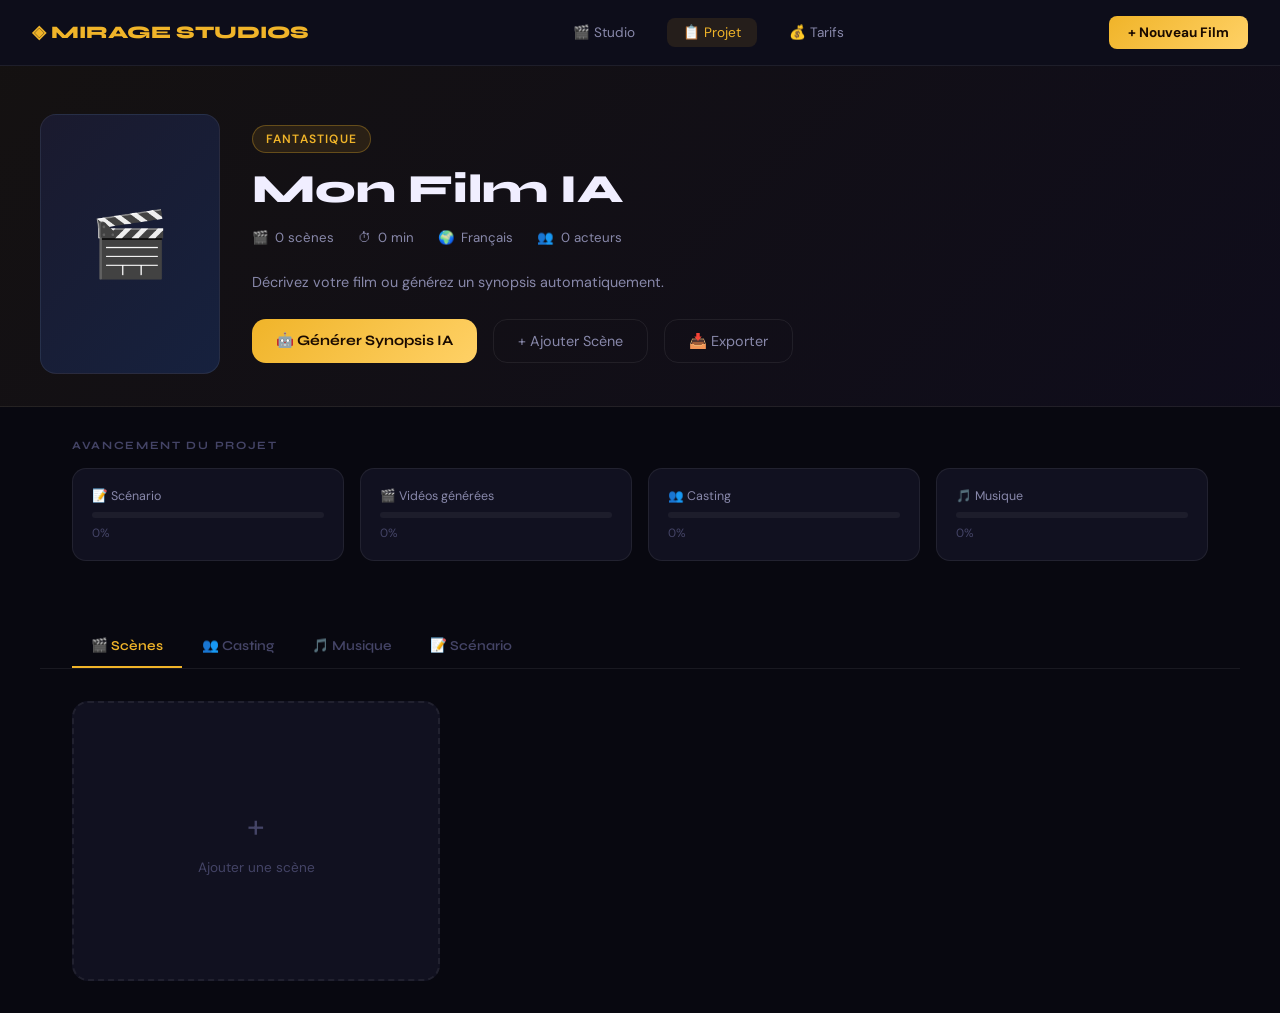
<file: web/templates/project_view.html>
<!DOCTYPE html>
<html lang="fr">
<head>
  <meta charset="UTF-8"/>
  <meta name="viewport" content="width=device-width, initial-scale=1.0"/>
  <title>Mon Projet Film — Mirage Studios</title>
  <link href="https://fonts.googleapis.com/css2?family=Syne:wght@400;600;700;800&family=DM+Sans:wght@300;400;500&display=swap" rel="stylesheet">
  <style>
    :root {
      --bg: #080810; --bg2: #0d0d1a; --card: #111120;
      --border: rgba(255,255,255,0.07); --gold: #f0b429; --gold2: #ffd166;
      --text: #f0eeff; --text2: #8888aa; --text3: #444466;
      --green: #06d6a0; --red: #ef476f; --purple: #8b5cf6;
      --font: 'Syne', sans-serif; --body: 'DM Sans', sans-serif; --r: 14px;
    }
    * { margin:0; padding:0; box-sizing:border-box; }
    body { font-family:var(--body); background:var(--bg); color:var(--text); min-height:100vh; }

    nav {
      display:flex; align-items:center; justify-content:space-between;
      padding:1rem 2rem; background:var(--bg2); border-bottom:1px solid var(--border);
      position:sticky; top:0; z-index:100;
    }
    .nav-logo { font-family:var(--font); font-weight:800; font-size:1.1rem; color:var(--gold); }
    .nav-links { display:flex; gap:1rem; }
    .nav-link {
      color:var(--text2); text-decoration:none; font-size:0.85rem; padding:0.4rem 1rem;
      border-radius:8px; transition:all 0.2s;
    }
    .nav-link:hover, .nav-link.active { background:rgba(240,180,41,0.1); color:var(--gold); }
    .btn-new {
      background:linear-gradient(135deg, var(--gold), var(--gold2));
      color:#1a0a00; padding:0.5rem 1.2rem; border-radius:8px;
      font-size:0.85rem; font-weight:700; border:none; cursor:pointer;
      font-family:var(--body);
    }

    .hero {
      padding:3rem 2rem 2rem;
      background:linear-gradient(135deg, rgba(240,180,41,0.05) 0%, rgba(139,92,246,0.05) 100%);
      border-bottom:1px solid var(--border);
    }
    .hero-inner { max-width:1200px; margin:0 auto; display:flex; gap:2rem; align-items:center; }
    .film-poster {
      width:180px; height:260px; border-radius:16px; flex-shrink:0;
      background:linear-gradient(135deg, #1a1a2e, #16213e);
      display:flex; align-items:center; justify-content:center;
      font-size:4rem; border:1px solid var(--border);
      position:relative; overflow:hidden;
    }
    .film-poster-img { width:100%; height:100%; object-fit:cover; border-radius:16px; }
    .film-info { flex:1; }
    .film-genre-badge {
      display:inline-block; padding:0.3rem 0.8rem; border-radius:20px;
      background:rgba(240,180,41,0.1); border:1px solid rgba(240,180,41,0.3);
      color:var(--gold); font-size:0.75rem; font-weight:600; margin-bottom:0.75rem;
      text-transform:uppercase; letter-spacing:0.1em;
    }
    .film-title { font-family:var(--font); font-size:2.5rem; font-weight:800; margin-bottom:0.5rem; }
    .film-title-ar { font-size:1.5rem; color:var(--text2); margin-bottom:1rem; direction:rtl; }
    .film-meta { display:flex; gap:1.5rem; margin-bottom:1.5rem; flex-wrap:wrap; }
    .meta-item { font-size:0.83rem; color:var(--text2); display:flex; align-items:center; gap:0.4rem; }
    .film-synopsis { font-size:0.9rem; color:var(--text2); line-height:1.7; max-width:600px; margin-bottom:1.5rem; }
    .hero-actions { display:flex; gap:1rem; flex-wrap:wrap; }
    .btn-primary {
      padding:0.75rem 1.5rem; border-radius:var(--r);
      background:linear-gradient(135deg, var(--gold), var(--gold2));
      border:none; color:#1a0a00; font-family:var(--font);
      font-size:0.9rem; font-weight:700; cursor:pointer; transition:opacity 0.2s;
    }
    .btn-outline {
      padding:0.75rem 1.5rem; border-radius:var(--r);
      background:none; border:1px solid var(--border); color:var(--text2);
      font-family:var(--body); font-size:0.9rem; cursor:pointer; transition:all 0.2s;
    }
    .btn-outline:hover { border-color:var(--gold); color:var(--gold); }

    /* Progress */
    .progress-section { padding:2rem; max-width:1200px; margin:0 auto; }
    .section-title {
      font-family:var(--font); font-size:0.7rem; font-weight:700;
      color:var(--text3); text-transform:uppercase; letter-spacing:0.15em; margin-bottom:1rem;
    }
    .progress-grid { display:grid; grid-template-columns:repeat(auto-fit, minmax(200px, 1fr)); gap:1rem; margin-bottom:2rem; }
    .progress-card {
      background:var(--card); border:1px solid var(--border); border-radius:var(--r);
      padding:1.2rem;
    }
    .progress-label { font-size:0.78rem; color:var(--text2); margin-bottom:0.5rem; }
    .progress-bar { height:6px; background:rgba(255,255,255,0.05); border-radius:3px; overflow:hidden; margin-bottom:0.4rem; }
    .progress-fill { height:100%; border-radius:3px; background:linear-gradient(90deg, var(--gold), var(--gold2)); transition:width 0.5s; }
    .progress-pct { font-size:0.75rem; color:var(--text3); }

    /* Tabs */
    .tabs-nav {
      display:flex; gap:0; border-bottom:1px solid var(--border);
      padding:0 2rem; max-width:1200px; margin:0 auto;
    }
    .tab-btn {
      padding:0.75rem 1.2rem; font-family:var(--font); font-size:0.85rem; font-weight:600;
      color:var(--text3); background:none; border:none; border-bottom:2px solid transparent;
      cursor:pointer; transition:all 0.2s;
    }
    .tab-btn.active { color:var(--gold); border-bottom-color:var(--gold); }

    /* Tab Content */
    .tab-content { display:none; padding:2rem; max-width:1200px; margin:0 auto; }
    .tab-content.active { display:block; }

    /* Scenes */
    .scenes-grid { display:grid; grid-template-columns:repeat(auto-fill, minmax(280px, 1fr)); gap:1rem; }
    .scene-card {
      background:var(--card); border:1px solid var(--border); border-radius:16px;
      overflow:hidden; cursor:pointer; transition:all 0.2s;
    }
    .scene-card:hover { border-color:rgba(240,180,41,0.3); transform:translateY(-2px); }
    .scene-video {
      width:100%; height:160px; object-fit:cover; background:#0d0d1a;
      display:flex; align-items:center; justify-content:center; font-size:2rem;
    }
    .scene-video video { width:100%; height:100%; object-fit:cover; }
    .scene-info { padding:1rem; }
    .scene-num { font-size:0.7rem; color:var(--text3); text-transform:uppercase; letter-spacing:0.1em; }
    .scene-title { font-family:var(--font); font-size:1rem; font-weight:700; margin:0.2rem 0; }
    .scene-desc { font-size:0.78rem; color:var(--text2); line-height:1.5; }
    .scene-actions { padding:0.75rem 1rem; border-top:1px solid var(--border); display:flex; gap:0.5rem; }
    .scene-btn {
      flex:1; padding:0.4rem; border-radius:8px; font-size:0.75rem; font-weight:600;
      cursor:pointer; border:none; transition:all 0.2s;
    }
    .scene-btn.generate { background:rgba(240,180,41,0.1); color:var(--gold); }
    .scene-btn.view { background:rgba(6,214,160,0.1); color:var(--green); }
    .add-scene-card {
      background:var(--card); border:2px dashed var(--border); border-radius:16px;
      display:flex; flex-direction:column; align-items:center; justify-content:center;
      height:280px; cursor:pointer; transition:all 0.2s; gap:0.75rem;
    }
    .add-scene-card:hover { border-color:rgba(240,180,41,0.4); }
    .add-icon { font-size:2rem; color:var(--text3); }

    /* Casting */
    .cast-grid { display:grid; grid-template-columns:repeat(auto-fill, minmax(160px, 1fr)); gap:1rem; }
    .cast-card {
      background:var(--card); border:1px solid var(--border); border-radius:16px;
      padding:1.2rem; text-align:center; cursor:pointer; transition:all 0.2s;
    }
    .cast-card:hover { border-color:rgba(240,180,41,0.3); }
    .cast-avatar {
      width:70px; height:70px; border-radius:50%; margin:0 auto 0.75rem;
      background:linear-gradient(135deg, var(--gold), var(--purple));
      display:flex; align-items:center; justify-content:center;
      font-size:1.5rem; font-weight:700;
    }
    .cast-name { font-family:var(--font); font-size:0.9rem; font-weight:700; margin-bottom:0.2rem; }
    .cast-role { font-size:0.75rem; color:var(--text2); }
    .cast-award { font-size:0.7rem; color:var(--gold); margin-top:0.3rem; }

    /* Music */
    .music-player {
      background:var(--card); border:1px solid var(--border); border-radius:20px;
      padding:1.5rem; margin-bottom:1rem;
    }
    .music-info { display:flex; align-items:center; gap:1rem; margin-bottom:1rem; }
    .music-icon { width:50px; height:50px; border-radius:12px; background:linear-gradient(135deg, var(--purple), var(--gold)); display:flex; align-items:center; justify-content:center; font-size:1.3rem; flex-shrink:0; }
    .music-title { font-family:var(--font); font-size:1rem; font-weight:700; }
    .music-style { font-size:0.78rem; color:var(--text2); }
    .music-controls { display:flex; align-items:center; gap:1rem; }
    .play-btn {
      width:44px; height:44px; border-radius:50%;
      background:linear-gradient(135deg, var(--gold), var(--gold2));
      border:none; color:#1a0a00; font-size:1.1rem; cursor:pointer; flex-shrink:0;
    }
    .music-progress { flex:1; height:4px; background:var(--border); border-radius:2px; overflow:hidden; }
    .music-progress-fill { height:100%; background:var(--gold); width:0%; border-radius:2px; }

    /* Scenario */
    .scenario-section { background:var(--card); border:1px solid var(--border); border-radius:16px; padding:1.5rem; margin-bottom:1rem; }
    .scenario-text { font-size:0.88rem; color:var(--text2); line-height:1.8; white-space:pre-wrap; }

    /* Generate Modal */
    .modal-overlay { position:fixed; inset:0; background:rgba(0,0,0,0.8); display:none; align-items:center; justify-content:center; z-index:200; backdrop-filter:blur(10px); }
    .modal-overlay.open { display:flex; }
    .modal { background:var(--card); border:1px solid rgba(240,180,41,0.2); border-radius:20px; padding:2rem; max-width:500px; width:90%; }
    .modal h3 { font-family:var(--font); font-size:1.4rem; margin-bottom:1rem; }
    .modal-field { margin-bottom:1rem; }
    .modal-field label { font-size:0.75rem; color:var(--text2); text-transform:uppercase; letter-spacing:0.1em; display:block; margin-bottom:0.4rem; }
    .modal-field input, .modal-field textarea, .modal-field select {
      width:100%; background:rgba(255,255,255,0.03); border:1px solid var(--border);
      border-radius:var(--r); color:var(--text); font-family:var(--body);
      font-size:0.9rem; padding:0.75rem 1rem; outline:none;
    }
    .modal-field textarea { min-height:80px; resize:vertical; }
    .modal-actions { display:flex; gap:1rem; margin-top:1.5rem; }
    .modal-btn { flex:1; padding:0.85rem; border-radius:var(--r); font-family:var(--font); font-size:0.9rem; font-weight:700; cursor:pointer; border:none; }
    .modal-btn.primary { background:linear-gradient(135deg, var(--gold), var(--gold2)); color:#1a0a00; }
    .modal-btn.secondary { background:rgba(255,255,255,0.05); color:var(--text2); }

    @media(max-width:768px) {
      .hero-inner { flex-direction:column; }
      .film-poster { width:140px; height:200px; }
      nav { padding:1rem; }
      .nav-links { display:none; }
    }
  </style>
</head>
<body>

<nav>
  <div class="nav-logo">◈ MIRAGE STUDIOS</div>
  <div class="nav-links">
    <a href="/studio" class="nav-link">🎬 Studio</a>
    <a href="/project" class="nav-link active">📋 Projet</a>
    <a href="/sales" class="nav-link">💰 Tarifs</a>
  </div>
  <button class="btn-new" onclick="openNewProject()">+ Nouveau Film</button>
</nav>

<!-- HERO -->
<div class="hero">
  <div class="hero-inner">
    <div class="film-poster" id="film-poster">🎬</div>
    <div class="film-info">
      <div class="film-genre-badge" id="film-genre">Fantastique</div>
      <div class="film-title" id="film-title">Mon Film IA</div>
      <div class="film-title-ar" id="film-title-ar"></div>
      <div class="film-meta">
        <div class="meta-item">🎬 <span id="scenes-count">0 scènes</span></div>
        <div class="meta-item">⏱ <span id="duration">0 min</span></div>
        <div class="meta-item">🌍 <span id="film-lang">Français</span></div>
        <div class="meta-item">👥 <span id="cast-count">0 acteurs</span></div>
      </div>
      <div class="film-synopsis" id="film-synopsis">Décrivez votre film ou générez un synopsis automatiquement avec l'IA.</div>
      <div class="hero-actions">
        <button class="btn-primary" onclick="generateSynopsis()">🤖 Générer Synopsis IA</button>
        <button class="btn-outline" onclick="openNewScene()">+ Ajouter Scène</button>
        <button class="btn-outline" onclick="exportProject()">📥 Exporter</button>
      </div>
    </div>
  </div>
</div>

<!-- PROGRESS -->
<div class="progress-section">
  <div class="section-title">Avancement du projet</div>
  <div class="progress-grid">
    <div class="progress-card">
      <div class="progress-label">📝 Scénario</div>
      <div class="progress-bar"><div class="progress-fill" id="prog-scenario" style="width:0%"></div></div>
      <div class="progress-pct" id="pct-scenario">0%</div>
    </div>
    <div class="progress-card">
      <div class="progress-label">🎬 Vidéos générées</div>
      <div class="progress-bar"><div class="progress-fill" id="prog-video" style="width:0%"></div></div>
      <div class="progress-pct" id="pct-video">0%</div>
    </div>
    <div class="progress-card">
      <div class="progress-label">👥 Casting</div>
      <div class="progress-bar"><div class="progress-fill" id="prog-cast" style="width:0%"></div></div>
      <div class="progress-pct" id="pct-cast">0%</div>
    </div>
    <div class="progress-card">
      <div class="progress-label">🎵 Musique</div>
      <div class="progress-bar"><div class="progress-fill" id="prog-music" style="width:0%"></div></div>
      <div class="progress-pct" id="pct-music">0%</div>
    </div>
  </div>
</div>

<!-- TABS -->
<div class="tabs-nav">
  <button class="tab-btn active" onclick="switchTab('scenes', this)">🎬 Scènes</button>
  <button class="tab-btn" onclick="switchTab('casting', this)">👥 Casting</button>
  <button class="tab-btn" onclick="switchTab('music', this)">🎵 Musique</button>
  <button class="tab-btn" onclick="switchTab('scenario', this)">📝 Scénario</button>
</div>

<!-- SCENES TAB -->
<div class="tab-content active" id="tab-scenes">
  <div class="scenes-grid" id="scenes-grid">
    <div class="add-scene-card" onclick="openNewScene()">
      <div class="add-icon">+</div>
      <div style="font-size:0.85rem;color:var(--text3)">Ajouter une scène</div>
    </div>
  </div>
</div>

<!-- CASTING TAB -->
<div class="tab-content" id="tab-casting">
  <div style="margin-bottom:1rem;display:flex;justify-content:space-between;align-items:center">
    <div class="section-title">Distribution du film</div>
    <button class="btn-primary" onclick="generateCasting()">🤖 Générer Casting IA</button>
  </div>
  <div class="cast-grid" id="cast-grid">
    <div style="grid-column:1/-1;text-align:center;padding:3rem;color:var(--text3)">
      Aucun acteur — cliquez sur "Générer Casting IA"
    </div>
  </div>
</div>

<!-- MUSIC TAB -->
<div class="tab-content" id="tab-music">
  <div style="margin-bottom:1rem;display:flex;justify-content:space-between;align-items:center">
    <div class="section-title">Bande originale</div>
    <button class="btn-primary" onclick="generateMusic()">🎵 Générer Musique IA</button>
  </div>
  <div id="music-container">
    <div style="text-align:center;padding:3rem;color:var(--text3)">
      Aucune musique — cliquez sur "Générer Musique IA"
    </div>
  </div>
</div>

<!-- SCENARIO TAB -->
<div class="tab-content" id="tab-scenario">
  <div style="margin-bottom:1rem;display:flex;justify-content:space-between;align-items:center">
    <div class="section-title">Scénario complet</div>
    <button class="btn-primary" onclick="generateFullScenario()">🤖 Générer Scénario IA</button>
  </div>
  <div class="scenario-section">
    <div class="scenario-text" id="scenario-text">
      Cliquez sur "Générer Scénario IA" pour créer automatiquement votre scénario complet.
    </div>
  </div>
</div>

<!-- NEW SCENE MODAL -->
<div class="modal-overlay" id="scene-modal">
  <div class="modal">
    <h3>🎬 Nouvelle Scène</h3>
    <div class="modal-field">
      <label>Titre de la scène</label>
      <input type="text" id="scene-title" placeholder="Ex: Rencontre dans la médina">
    </div>
    <div class="modal-field">
      <label>Description</label>
      <textarea id="scene-desc" placeholder="Décrivez la scène..."></textarea>
    </div>
    <div class="modal-field">
      <label>Prompt vidéo IA</label>
      <textarea id="scene-prompt" placeholder="Ex: Médina marocaine animée, lumière dorée, cinématique 4K"></textarea>
    </div>
    <div class="modal-actions">
      <button class="modal-btn secondary" onclick="closeModal('scene-modal')">Annuler</button>
      <button class="modal-btn primary" onclick="addScene()">Ajouter la scène</button>
    </div>
  </div>
</div>

<!-- NEW PROJECT MODAL -->
<div class="modal-overlay" id="project-modal">
  <div class="modal">
    <h3>🎬 Nouveau Projet Film</h3>
    <div class="modal-field">
      <label>Titre du film</label>
      <input type="text" id="proj-title" placeholder="Le titre de votre film">
    </div>
    <div class="modal-field">
      <label>Titre en arabe (optionnel)</label>
      <input type="text" id="proj-title-ar" placeholder="عنوان الفيلم" style="direction:rtl">
    </div>
    <div class="modal-field">
      <label>Genre</label>
      <select id="proj-genre">
        <option value="fantastique">Fantastique</option>
        <option value="thriller">Thriller</option>
        <option value="drame">Drame</option>
        <option value="comedie">Comédie</option>
        <option value="action">Action</option>
        <option value="romantique">Romantique</option>
        <option value="historique">Historique</option>
      </select>
    </div>
    <div class="modal-field">
      <label>Langue principale</label>
      <select id="proj-lang">
        <option value="fr">Français</option>
        <option value="ar">Arabe</option>
        <option value="en">Anglais</option>
      </select>
    </div>
    <div class="modal-actions">
      <button class="modal-btn secondary" onclick="closeModal('project-modal')">Annuler</button>
      <button class="modal-btn primary" onclick="createProject()">Créer le projet</button>
    </div>
  </div>
</div>

<script>
  const API = 'http://localhost:5001';
  let project = JSON.parse(localStorage.getItem('mirage_project') || '{"title":"Mon Film IA","genre":"fantastique","language":"fr","scenes":[],"cast":[],"music":[],"synopsis":""}');

  function init() {
    updateUI();
    renderScenes();
    renderCasting();
  }

  function updateUI() {
    document.getElementById('film-title').textContent = project.title || 'Mon Film IA';
    document.getElementById('film-title-ar').textContent = project.title_ar || '';
    document.getElementById('film-genre').textContent = project.genre || 'Fantastique';
    document.getElementById('film-synopsis').textContent = project.synopsis || 'Décrivez votre film ou générez un synopsis automatiquement.';
    document.getElementById('scenes-count').textContent = `${project.scenes?.length || 0} scènes`;
    document.getElementById('cast-count').textContent = `${project.cast?.length || 0} acteurs`;
    const duration = Math.round((project.scenes?.length || 0) * 0.5);
    document.getElementById('duration').textContent = `${duration} min`;

    const scenePct = Math.min(100, (project.synopsis ? 50 : 0) + (project.scenes?.length || 0) * 5);
    const videoPct = Math.min(100, (project.scenes?.filter(s => s.video_url).length || 0) / Math.max(1, project.scenes?.length || 1) * 100);
    const castPct = Math.min(100, (project.cast?.length || 0) * 15);
    const musicPct = project.music?.length > 0 ? 100 : 0;

    setProgress('scenario', scenePct);
    setProgress('video', videoPct);
    setProgress('cast', castPct);
    setProgress('music', musicPct);
  }

  function setProgress(id, pct) {
    document.getElementById(`prog-${id}`).style.width = pct + '%';
    document.getElementById(`pct-${id}`).textContent = Math.round(pct) + '%';
  }

  function save() {
    localStorage.setItem('mirage_project', JSON.stringify(project));
    updateUI();
  }

  function switchTab(tab, btn) {
    document.querySelectorAll('.tab-btn').forEach(b => b.classList.remove('active'));
    document.querySelectorAll('.tab-content').forEach(c => c.classList.remove('active'));
    btn.classList.add('active');
    document.getElementById(`tab-${tab}`).classList.add('active');
  }

  function openNewScene() { document.getElementById('scene-modal').classList.add('open'); }
  function openNewProject() { document.getElementById('project-modal').classList.add('open'); }
  function closeModal(id) { document.getElementById(id).classList.remove('open'); }

  function createProject() {
    project.title = document.getElementById('proj-title').value || 'Mon Film IA';
    project.title_ar = document.getElementById('proj-title-ar').value || '';
    project.genre = document.getElementById('proj-genre').value;
    project.language = document.getElementById('proj-lang').value;
    project.scenes = [];
    project.cast = [];
    project.music = [];
    project.synopsis = '';
    save();
    closeModal('project-modal');
  }

  function addScene() {
    const title = document.getElementById('scene-title').value;
    const desc = document.getElementById('scene-desc').value;
    const prompt = document.getElementById('scene-prompt').value;
    if (!title) { alert('Titre requis'); return; }
    project.scenes.push({
      id: Date.now(), number: project.scenes.length + 1,
      title, description: desc, prompt, video_url: null
    });
    save();
    renderScenes();
    closeModal('scene-modal');
    document.getElementById('scene-title').value = '';
    document.getElementById('scene-desc').value = '';
    document.getElementById('scene-prompt').value = '';
  }

  function renderScenes() {
    const grid = document.getElementById('scenes-grid');
    const scenes = project.scenes || [];
    grid.innerHTML = scenes.map(s => `
      <div class="scene-card">
        <div class="scene-video">
          ${s.video_url ? `<video src="${s.video_url}" muted loop onmouseenter="this.play()" onmouseleave="this.pause()"></video>` : '🎬'}
        </div>
        <div class="scene-info">
          <div class="scene-num">Scène ${s.number}</div>
          <div class="scene-title">${s.title}</div>
          <div class="scene-desc">${s.description || ''}</div>
        </div>
        <div class="scene-actions">
          <button class="scene-btn generate" onclick="generateSceneVideo(${s.id})">⚡ Générer</button>
          ${s.video_url ? `<button class="scene-btn view" onclick="viewVideo('${s.video_url}')">▶ Voir</button>` : ''}
        </div>
      </div>
    `).join('') + `
      <div class="add-scene-card" onclick="openNewScene()">
        <div class="add-icon">+</div>
        <div style="font-size:0.85rem;color:var(--text3)">Ajouter une scène</div>
      </div>
    `;
  }

  async function generateSceneVideo(sceneId) {
    const scene = project.scenes.find(s => s.id === sceneId);
    if (!scene || !scene.prompt) { alert('Ajoutez un prompt vidéo à la scène'); return; }
    const token = localStorage.getItem('mirage_token');
    try {
      const res = await fetch(`${API}/api/video/generate`, {
        method: 'POST',
        headers: { 'Content-Type': 'application/json', 'Authorization': `Bearer ${token}` },
        body: JSON.stringify({ prompt: scene.prompt, duration_seconds: 5 })
      });
      const data = await res.json();
      if (data.prediction_id) {
        alert(`Génération lancée ! ID: ${data.prediction_id}\nVérifiez dans quelques minutes.`);
        pollSceneVideo(sceneId, data.prediction_id);
      }
    } catch(e) { alert('Erreur de génération'); }
  }

  async function pollSceneVideo(sceneId, taskId) {
    const interval = setInterval(async () => {
      try {
        const res = await fetch(`${API}/api/video/check/${taskId}`);
        const data = await res.json();
        if (data.status === 'succeeded' && data.video_url) {
          clearInterval(interval);
          const scene = project.scenes.find(s => s.id === sceneId);
          if (scene) { scene.video_url = data.video_url; save(); renderScenes(); }
        }
      } catch(e) { clearInterval(interval); }
    }, 5000);
  }

  function viewVideo(url) {
    window.open(url, '_blank');
  }

  async function generateCasting() {
    const token = localStorage.getItem('mirage_token');
    try {
      const res = await fetch(`${API}/api/casting/generate`, {
        method: 'POST',
        headers: { 'Content-Type': 'application/json', 'Authorization': `Bearer ${token}` },
        body: JSON.stringify({ title: project.title, genre: project.genre, culture: 'marocain', language: project.language })
      });
      const data = await res.json();
      if (data.casting) {
        project.cast = [...(data.casting.cast || []), ...(data.casting.crew || [])];
        save();
        renderCasting();
      }
    } catch(e) { alert('Erreur casting'); }
  }

  function renderCasting() {
    const grid = document.getElementById('cast-grid');
    const cast = project.cast || [];
    if (!cast.length) return;
    grid.innerHTML = cast.map(m => `
      <div class="cast-card">
        <div class="cast-avatar">${m.name?.charAt(0) || '?'}</div>
        <div class="cast-name">${m.name}</div>
        <div class="cast-role">${m.role}</div>
        ${m.awards?.length ? `<div class="cast-award">🏆 ${m.awards[0]}</div>` : ''}
      </div>
    `).join('');
  }

  async function generateMusic() {
    const token = localStorage.getItem('mirage_token');
    const style = project.genre || 'fantastique';
    try {
      const res = await fetch(`${API}/api/music/generate`, {
        method: 'POST',
        headers: { 'Content-Type': 'application/json', 'Authorization': `Bearer ${token}` },
        body: JSON.stringify({ style, duration_seconds: 30, film_title: project.title })
      });
      const data = await res.json();
      if (data.prediction_id) {
        project.music = [{ id: data.prediction_id, style, status: 'generating' }];
        save();
        document.getElementById('music-container').innerHTML = `<div class="music-player"><div class="music-info"><div class="music-icon">🎵</div><div><div class="music-title">Musique ${style}</div><div class="music-style">Génération en cours...</div></div></div></div>`;
      }
    } catch(e) { alert('Erreur musique'); }
  }

  async function generateSynopsis() {
    const token = localStorage.getItem('mirage_token');
    try {
      const res = await fetch(`${API}/api/scenario/synopsis`, {
        method: 'POST',
        headers: { 'Content-Type': 'application/json', 'Authorization': `Bearer ${token}` },
        body: JSON.stringify({ title: project.title, genre: project.genre, language: project.language })
      });
      const data = await res.json();
      if (data.synopsis) {
        project.synopsis = data.synopsis;
        save();
        document.getElementById('film-synopsis').textContent = data.synopsis;
      } else {
        alert(data.error || 'Erreur synopsis');
      }
    } catch(e) { alert('Erreur de connexion'); }
  }

  async function generateFullScenario() {
    const token = localStorage.getItem('mirage_token');
    try {
      document.getElementById('scenario-text').textContent = 'Génération en cours...';
      const res = await fetch(`${API}/api/scenario/full`, {
        method: 'POST',
        headers: { 'Content-Type': 'application/json', 'Authorization': `Bearer ${token}` },
        body: JSON.stringify({ title: project.title, genre: project.genre, language: project.language, synopsis: project.synopsis, scenes_count: 10 })
      });
      const data = await res.json();
      if (data.scenario) {
        const s = data.scenario;
        let text = `TITRE: ${s.title}\nGENRE: ${s.genre}\n\nPERSONNAGES:\n`;
        (s.characters || []).forEach(c => { text += `• ${c.name} — ${c.role}: ${c.description}\n`; });
        text += '\nSCÈNES:\n';
        (s.scenes || []).forEach(sc => {
          text += `\n[Scène ${sc.number}] ${sc.title}\nLieu: ${sc.location} | ${sc.time}\n${sc.description}\n`;
          (sc.dialogues || []).forEach(d => { text += `${d.character}: "${d.text}"\n`; });
        });
        project.fullScenario = text;
        save();
        document.getElementById('scenario-text').textContent = text;
      } else {
        document.getElementById('scenario-text').textContent = data.error || 'Erreur';
      }
    } catch(e) { document.getElementById('scenario-text').textContent = 'Erreur de connexion'; }
  }

  function exportProject() {
    const data = JSON.stringify(project, null, 2);
    const blob = new Blob([data], { type: 'application/json' });
    const url = URL.createObjectURL(blob);
    const a = document.createElement('a');
    a.href = url;
    a.download = `${project.title}-mirage.json`;
    a.click();
  }

  init();
</script>
</body>
</html>
</file>
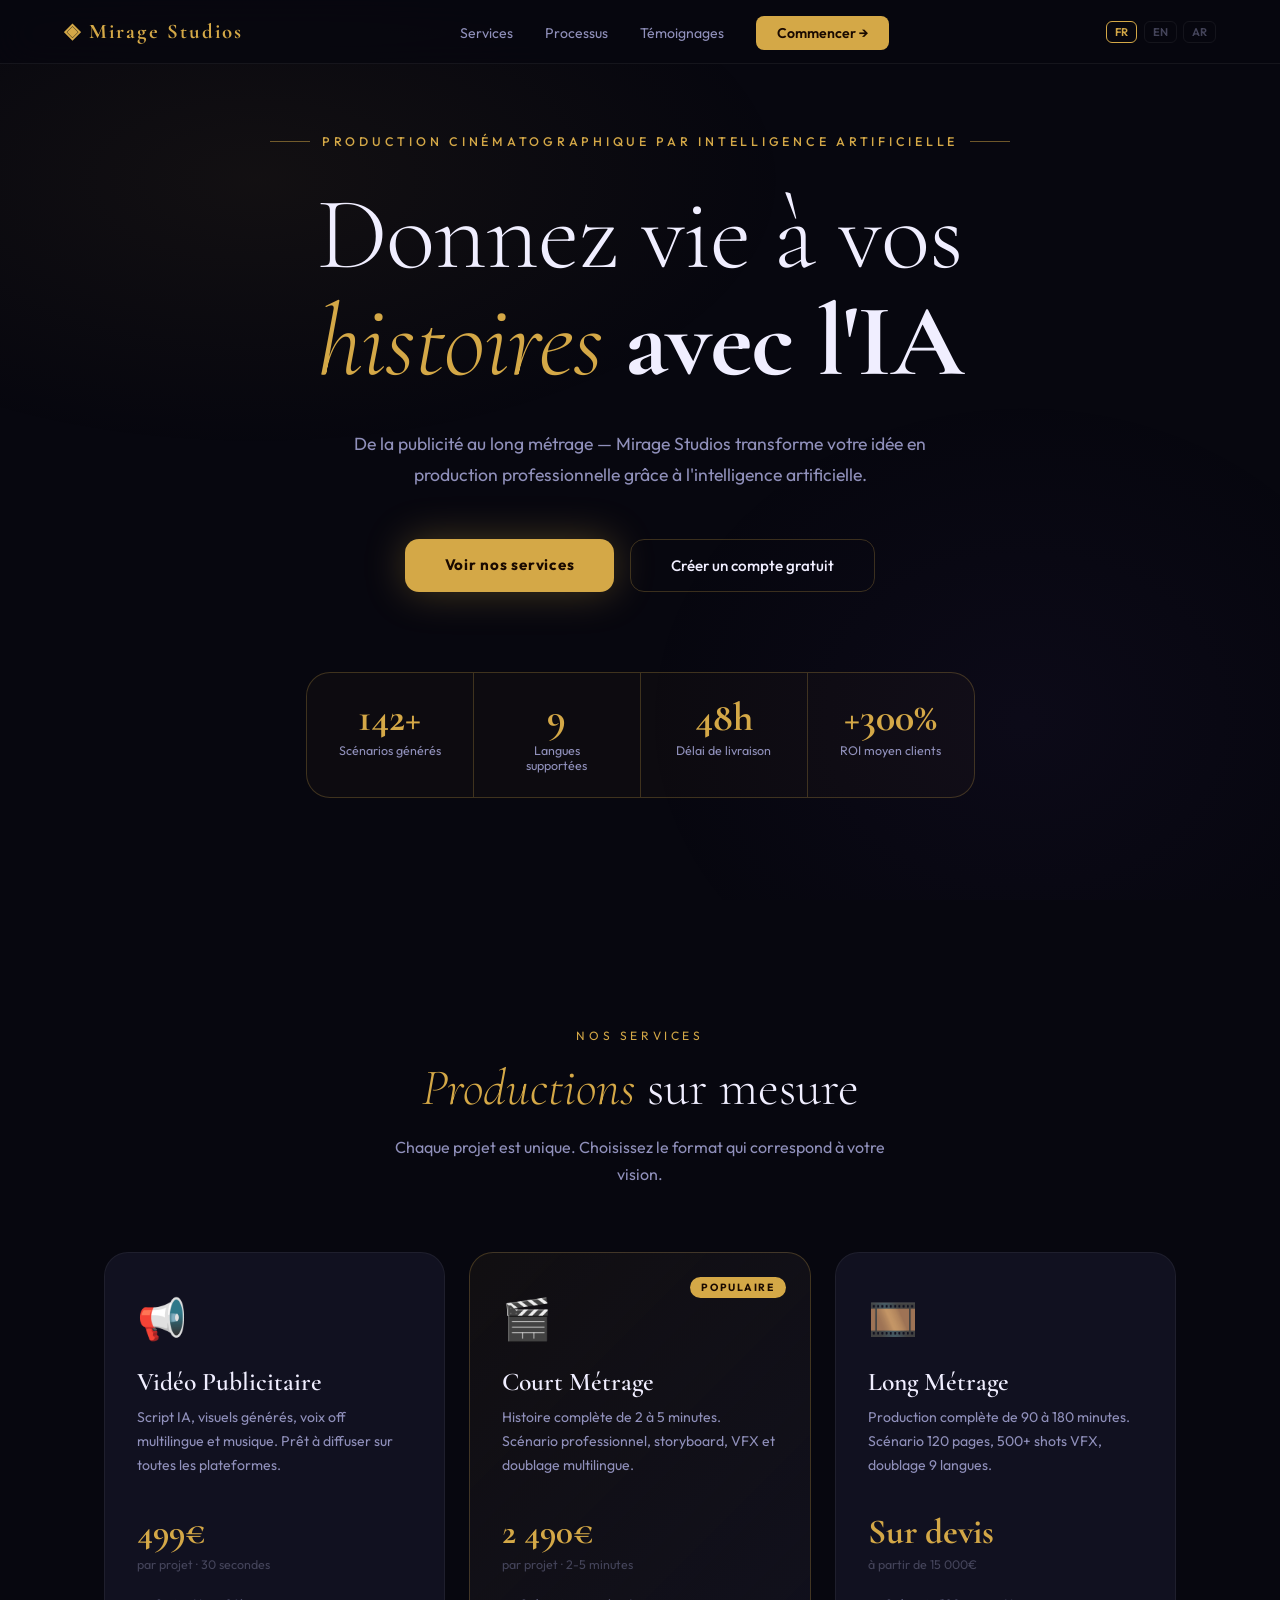
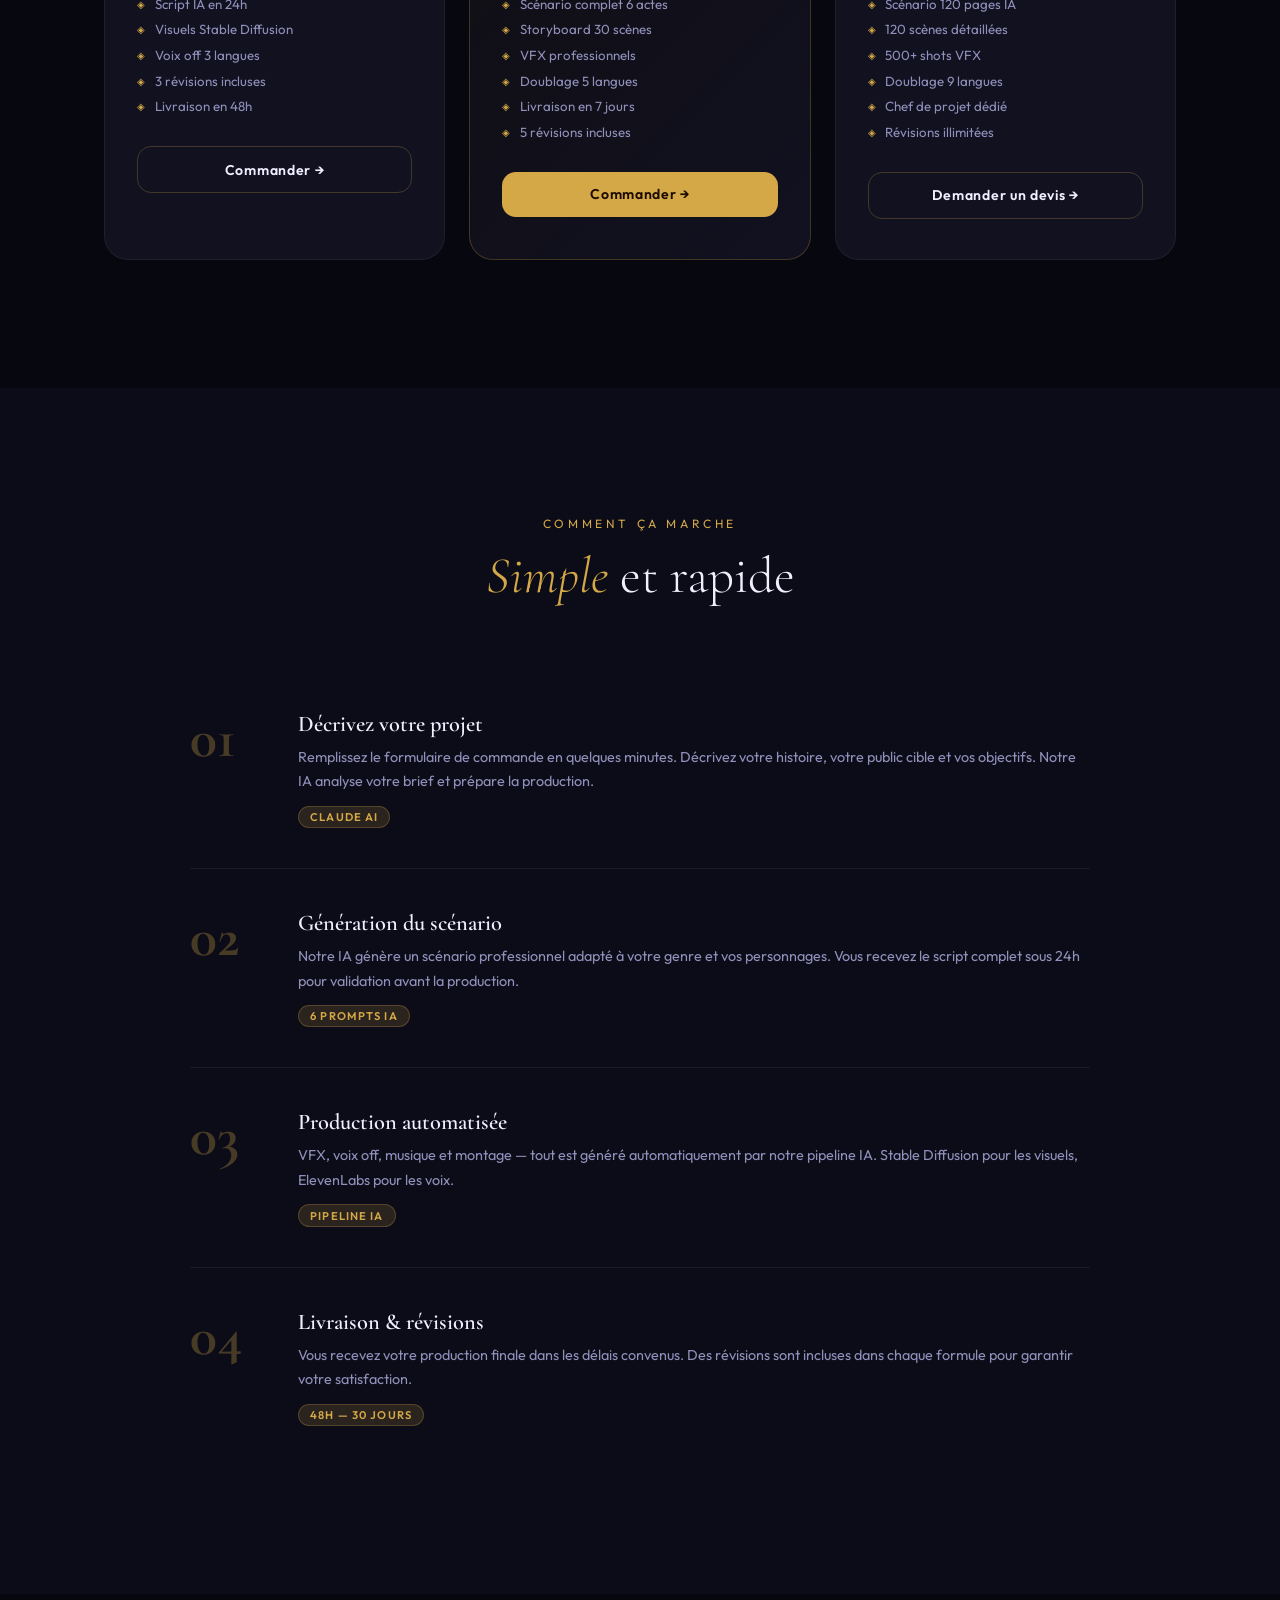
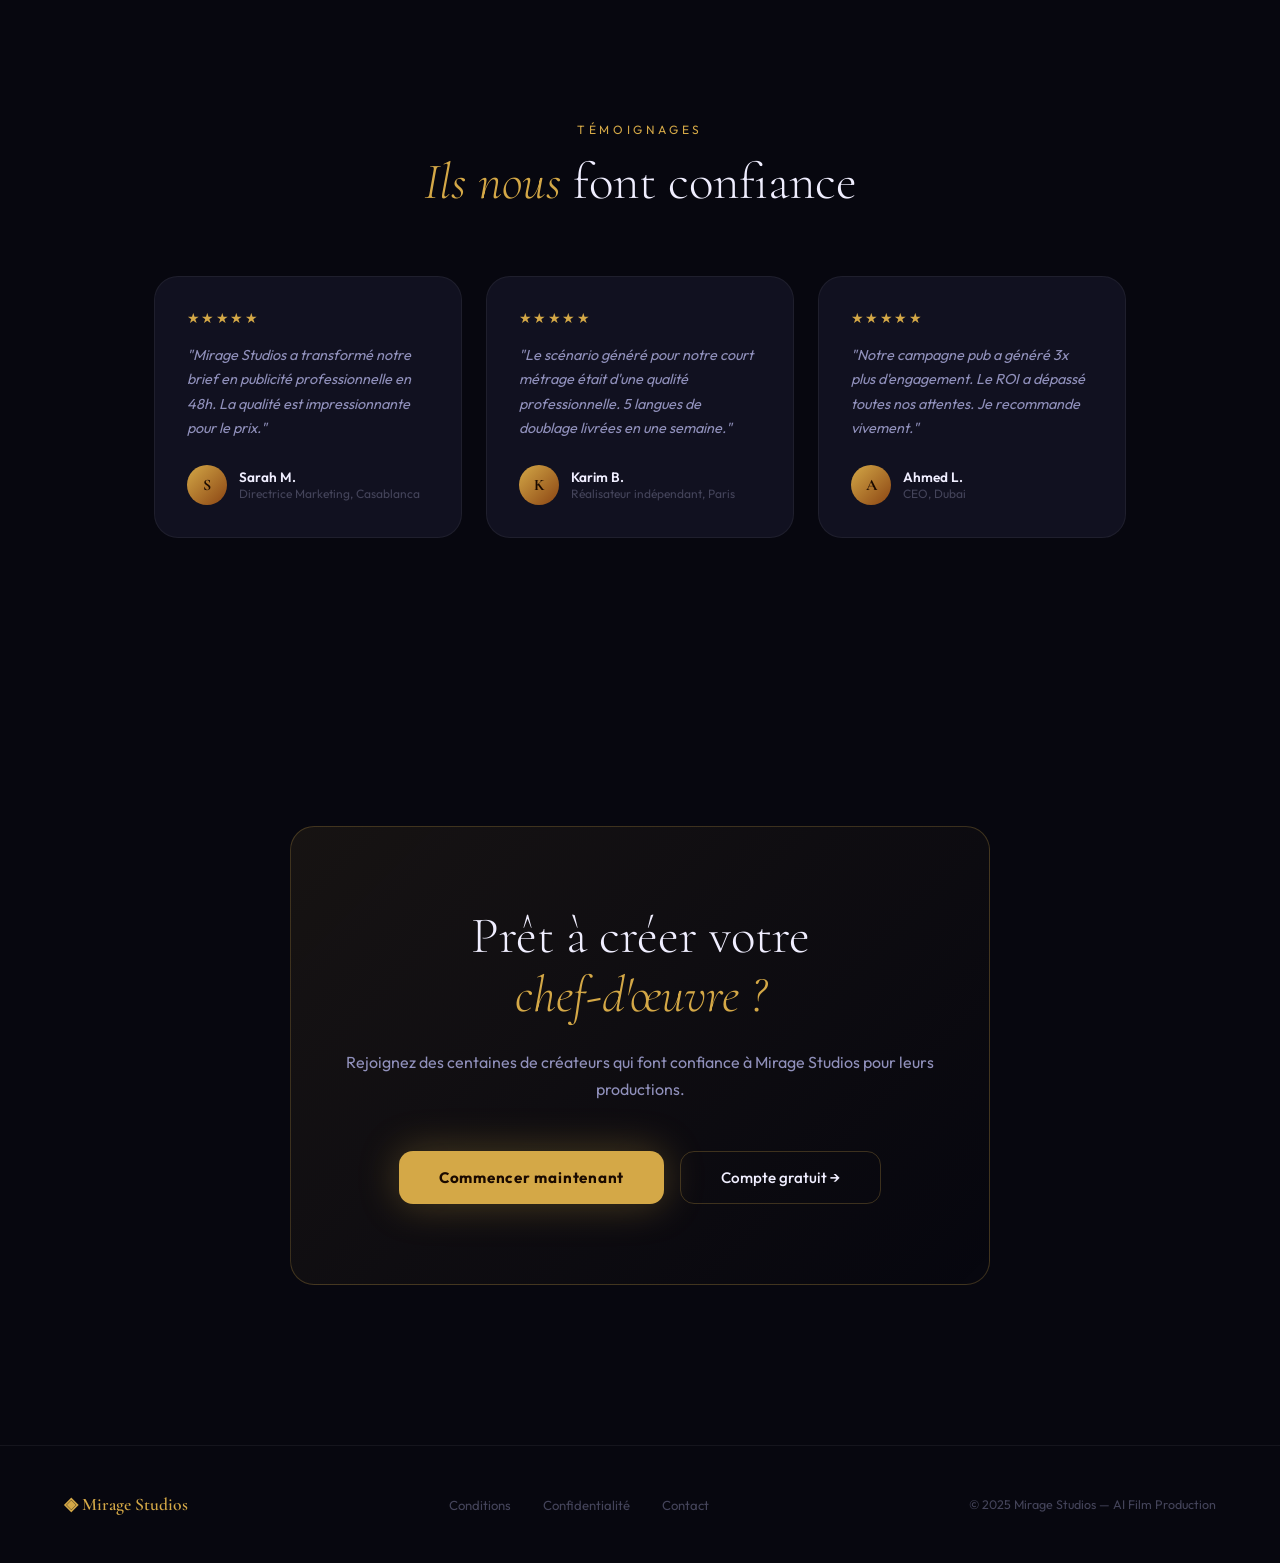
<file: web/templates/sales.html>
<!DOCTYPE html>
<html lang="fr">
<head>
  <meta charset="UTF-8"/>
  <meta name="viewport" content="width=device-width, initial-scale=1.0"/>
  <title>Mirage Studios — Créez vos films avec l'IA</title>
  <link href="https://fonts.googleapis.com/css2?family=Cormorant+Garamond:ital,wght@0,300;0,400;0,600;0,700;1,300;1,400&family=Outfit:wght@300;400;500;600;700&display=swap" rel="stylesheet">
  <style>
    :root {
      --bg: #07070f;
      --bg2: #0c0c18;
      --card: #111120;
      --gold: #d4a847;
      --gold2: #f0cc70;
      --gold-dim: rgba(212,168,71,0.15);
      --text: #f0eeff;
      --text2: #9090bb;
      --text3: #44445a;
      --border: rgba(255,255,255,0.06);
      --border-gold: rgba(212,168,71,0.25);
      --font: 'Cormorant Garamond', serif;
      --body: 'Outfit', sans-serif;
      --r: 14px;
      --r2: 24px;
    }

    * { margin:0; padding:0; box-sizing:border-box; }
    html { scroll-behavior:smooth; }

    body {
      font-family: var(--body);
      background: var(--bg);
      color: var(--text);
      overflow-x: hidden;
    }

    /* BG ambiance */
    body::before {
      content:''; position:fixed; inset:0; z-index:0; pointer-events:none;
      background:
        radial-gradient(ellipse 70% 50% at 20% 20%, rgba(212,168,71,0.06) 0%, transparent 60%),
        radial-gradient(ellipse 50% 60% at 80% 80%, rgba(120,80,200,0.05) 0%, transparent 60%);
    }

    /* ── NAVBAR ── */
    nav {
      position:fixed; top:0; left:0; right:0; z-index:100;
      display:flex; align-items:center; justify-content:space-between;
      padding:1.2rem 4rem;
      background:rgba(7,7,15,0.9); backdrop-filter:blur(20px);
      border-bottom:1px solid var(--border);
    }
    .nav-logo {
      font-family:var(--font); font-size:1.3rem; font-weight:700;
      color:var(--gold); letter-spacing:0.1em;
    }
    .nav-links { display:flex; gap:2rem; list-style:none; align-items:center; }
    .nav-links a { color:var(--text2); text-decoration:none; font-size:0.88rem; transition:color 0.2s; }
    .nav-links a:hover { color:var(--text); }
    .nav-cta {
      background:var(--gold); color:#1a0a00 !important;
      padding:0.5rem 1.3rem; border-radius:8px; font-weight:600 !important;
    }
    .lang-bar { display:flex; gap:0.4rem; }
    .lbtn {
      background:none; border:1px solid var(--border); color:var(--text3);
      font-size:0.7rem; font-family:var(--body); font-weight:600;
      padding:0.2rem 0.5rem; border-radius:6px; cursor:pointer; transition:all 0.2s;
    }
    .lbtn.active { border-color:var(--gold); color:var(--gold); }

    /* ── HERO ── */
    .hero {
      min-height:100vh; display:flex; flex-direction:column;
      align-items:center; justify-content:center;
      padding:8rem 4rem 6rem; text-align:center;
      position:relative; z-index:1;
    }

    .hero-eyebrow {
      font-size:0.78rem; letter-spacing:0.3em; text-transform:uppercase;
      color:var(--gold); font-weight:500; margin-bottom:2rem;
      display:flex; align-items:center; gap:0.75rem; justify-content:center;
    }
    .eyebrow-line { width:40px; height:1px; background:var(--gold); opacity:0.5; }

    .hero-title {
      font-family:var(--font);
      font-size:clamp(3.5rem, 8vw, 7rem);
      font-weight:300; line-height:1.05;
      margin-bottom:2rem; letter-spacing:-0.01em;
    }
    .hero-title em { font-style:italic; color:var(--gold); }
    .hero-title strong { font-weight:700; }

    .hero-sub {
      font-size:1.1rem; color:var(--text2); max-width:600px;
      line-height:1.8; margin:0 auto 3rem;
    }

    .hero-btns { display:flex; gap:1rem; justify-content:center; flex-wrap:wrap; }
    .btn-gold {
      padding:1rem 2.5rem; background:var(--gold);
      color:#1a0a00; font-family:var(--body); font-size:0.95rem; font-weight:700;
      border:none; border-radius:var(--r); cursor:pointer;
      transition:all 0.2s; text-decoration:none; display:inline-block;
      box-shadow:0 0 40px rgba(212,168,71,0.3);
      letter-spacing:0.05em;
    }
    .btn-gold:hover { background:var(--gold2); transform:translateY(-2px); }
    .btn-outline {
      padding:1rem 2.5rem; background:transparent;
      color:var(--text); font-family:var(--body); font-size:0.95rem; font-weight:500;
      border:1px solid var(--border-gold); border-radius:var(--r); cursor:pointer;
      transition:all 0.2s; text-decoration:none; display:inline-block;
    }
    .btn-outline:hover { background:var(--gold-dim); }

    /* Stats bar */
    .stats-bar {
      display:flex; gap:0; margin-top:5rem;
      border:1px solid var(--border-gold); border-radius:var(--r2);
      overflow:hidden; background:rgba(212,168,71,0.03);
    }
    .stat-item {
      flex:1; padding:1.5rem 2rem; text-align:center;
      border-right:1px solid var(--border-gold);
    }
    .stat-item:last-child { border-right:none; }
    .stat-num {
      font-family:var(--font); font-size:2.5rem; font-weight:700;
      color:var(--gold); display:block; line-height:1;
    }
    .stat-label { font-size:0.78rem; color:var(--text2); margin-top:0.4rem; }

    /* ── SERVICES ── */
    .services {
      padding:8rem 4rem; max-width:1200px; margin:0 auto;
      position:relative; z-index:1;
    }
    .section-eyebrow {
      font-size:0.75rem; letter-spacing:0.3em; text-transform:uppercase;
      color:var(--gold); text-align:center; margin-bottom:1rem;
    }
    .section-title {
      font-family:var(--font); font-size:clamp(2rem,4vw,3.5rem);
      font-weight:300; text-align:center; margin-bottom:1rem;
      line-height:1.15;
    }
    .section-title em { font-style:italic; color:var(--gold); }
    .section-sub {
      text-align:center; color:var(--text2); font-size:1rem;
      max-width:500px; margin:0 auto 4rem; line-height:1.7;
    }

    .services-grid {
      display:grid; grid-template-columns:repeat(3,1fr); gap:1.5rem;
    }

    .service-card {
      background:var(--card); border:1px solid var(--border);
      border-radius:var(--r2); padding:2.5rem 2rem;
      position:relative; overflow:hidden;
      transition:border-color 0.3s, transform 0.3s;
      cursor:pointer;
    }
    .service-card::before {
      content:''; position:absolute; inset:0;
      background:linear-gradient(135deg, var(--gold-dim), transparent);
      opacity:0; transition:opacity 0.3s;
    }
    .service-card:hover { border-color:var(--border-gold); transform:translateY(-6px); }
    .service-card:hover::before { opacity:1; }
    .service-card.featured {
      border-color:var(--border-gold);
      background:linear-gradient(135deg, rgba(212,168,71,0.05), var(--card));
    }
    .featured-badge {
      position:absolute; top:1.5rem; right:1.5rem;
      font-size:0.65rem; font-weight:700; letter-spacing:0.15em;
      text-transform:uppercase; color:#1a0a00; background:var(--gold);
      padding:0.25rem 0.7rem; border-radius:20px;
    }

    .service-icon { font-size:2.5rem; margin-bottom:1.5rem; display:block; }
    .service-name {
      font-family:var(--font); font-size:1.6rem; font-weight:600;
      margin-bottom:0.5rem; line-height:1.2;
    }
    .service-desc { font-size:0.88rem; color:var(--text2); line-height:1.7; margin-bottom:2rem; }

    .service-price {
      font-family:var(--font); font-size:2.2rem; font-weight:700;
      color:var(--gold); margin-bottom:0.25rem;
    }
    .service-price-sub { font-size:0.78rem; color:var(--text3); margin-bottom:1.5rem; }

    .service-features { list-style:none; display:flex; flex-direction:column; gap:0.6rem; margin-bottom:2rem; }
    .service-features li {
      font-size:0.83rem; color:var(--text2);
      display:flex; align-items:center; gap:0.6rem;
    }
    .service-features li::before { content:'◈'; color:var(--gold); font-size:0.6rem; flex-shrink:0; }

    .service-btn {
      width:100%; padding:0.85rem; border-radius:var(--r);
      font-family:var(--body); font-size:0.88rem; font-weight:600;
      cursor:pointer; transition:all 0.2s; letter-spacing:0.05em;
      border:none;
    }
    .btn-gold-full { background:var(--gold); color:#1a0a00; }
    .btn-gold-full:hover { background:var(--gold2); }
    .btn-outline-full { background:transparent; border:1px solid var(--border-gold); color:var(--text); }
    .btn-outline-full:hover { background:var(--gold-dim); }

    /* ── PROCESS ── */
    .process {
      padding:8rem 4rem; background:var(--bg2);
      position:relative; z-index:1;
    }
    .process-inner { max-width:900px; margin:0 auto; }
    .process-steps { display:flex; flex-direction:column; gap:0; margin-top:4rem; }
    .process-step {
      display:flex; gap:3rem; align-items:flex-start;
      padding:2.5rem 0; border-bottom:1px solid var(--border);
    }
    .process-step:last-child { border-bottom:none; }
    .step-num {
      font-family:var(--font); font-size:3.5rem; font-weight:700;
      color:var(--gold); opacity:0.3; line-height:1; flex-shrink:0; width:60px;
    }
    .step-content { flex:1; }
    .step-title { font-family:var(--font); font-size:1.4rem; font-weight:600; margin-bottom:0.5rem; }
    .step-desc { font-size:0.9rem; color:var(--text2); line-height:1.7; }
    .step-tag {
      display:inline-block; font-size:0.7rem; font-weight:600;
      letter-spacing:0.1em; text-transform:uppercase;
      color:var(--gold); background:var(--gold-dim);
      border:1px solid var(--border-gold);
      padding:0.2rem 0.7rem; border-radius:20px; margin-top:0.75rem;
    }

    /* ── TESTIMONIALS ── */
    .testimonials {
      padding:8rem 4rem; max-width:1100px; margin:0 auto;
      position:relative; z-index:1;
    }
    .testi-grid { display:grid; grid-template-columns:repeat(3,1fr); gap:1.5rem; margin-top:4rem; }
    .testi-card {
      background:var(--card); border:1px solid var(--border);
      border-radius:var(--r2); padding:2rem;
    }
    .testi-stars { color:var(--gold); font-size:0.9rem; margin-bottom:1rem; letter-spacing:0.1em; }
    .testi-text { font-size:0.9rem; color:var(--text2); line-height:1.7; margin-bottom:1.5rem; font-style:italic; }
    .testi-author { display:flex; align-items:center; gap:0.75rem; }
    .testi-avatar {
      width:40px; height:40px; border-radius:50%;
      background:linear-gradient(135deg, var(--gold), #8B4513);
      display:flex; align-items:center; justify-content:center;
      font-family:var(--font); font-weight:700; color:#1a0a00; font-size:1rem;
    }
    .testi-name { font-size:0.85rem; font-weight:600; }
    .testi-role { font-size:0.75rem; color:var(--text3); }

    /* ── CTA FINAL ── */
    .cta-section {
      padding:10rem 4rem; text-align:center;
      position:relative; z-index:1;
    }
    .cta-box {
      max-width:700px; margin:0 auto;
      background:linear-gradient(135deg, rgba(212,168,71,0.08), transparent);
      border:1px solid var(--border-gold); border-radius:var(--r2);
      padding:5rem 3rem;
    }
    .cta-title {
      font-family:var(--font); font-size:clamp(2rem,4vw,3.5rem);
      font-weight:300; line-height:1.15; margin-bottom:1.5rem;
    }
    .cta-title em { font-style:italic; color:var(--gold); }
    .cta-sub { font-size:1rem; color:var(--text2); line-height:1.7; margin-bottom:3rem; }

    /* ── ORDER MODAL ── */
    .modal-overlay {
      position:fixed; inset:0; z-index:200;
      background:rgba(0,0,0,0.85); backdrop-filter:blur(10px);
      display:none; align-items:center; justify-content:center;
    }
    .modal-overlay.open { display:flex; }
    .modal {
      background:var(--card); border:1px solid var(--border-gold);
      border-radius:var(--r2); padding:3rem; max-width:500px; width:90%;
      position:relative;
    }
    .modal-close {
      position:absolute; top:1rem; right:1rem;
      background:none; border:none; color:var(--text2);
      font-size:1.5rem; cursor:pointer;
    }
    .modal-title { font-family:var(--font); font-size:1.8rem; font-weight:600; margin-bottom:0.5rem; }
    .modal-sub { font-size:0.85rem; color:var(--text2); margin-bottom:2rem; }
    .modal-field { display:flex; flex-direction:column; gap:0.4rem; margin-bottom:1rem; }
    .modal-label { font-size:0.75rem; font-weight:600; color:var(--text2); text-transform:uppercase; letter-spacing:0.1em; }
    .modal-input, .modal-select, .modal-textarea {
      background:rgba(255,255,255,0.03); border:1px solid var(--border);
      border-radius:var(--r); color:var(--text);
      font-family:var(--body); font-size:0.9rem;
      padding:0.75rem 1rem; outline:none; transition:border-color 0.2s;
      width:100%;
    }
    .modal-textarea { min-height:80px; resize:vertical; }
    .modal-input:focus, .modal-select:focus, .modal-textarea:focus { border-color:var(--border-gold); }
    .modal-input::placeholder, .modal-textarea::placeholder { color:var(--text3); }
    .modal-total {
      background:var(--gold-dim); border:1px solid var(--border-gold);
      border-radius:var(--r); padding:1rem; text-align:center;
      margin-bottom:1.5rem;
    }
    .modal-total-label { font-size:0.75rem; color:var(--text2); }
    .modal-total-price { font-family:var(--font); font-size:2rem; font-weight:700; color:var(--gold); }
    .modal-success { display:none; text-align:center; padding:2rem 0; }
    .modal-success-icon { font-size:3rem; margin-bottom:1rem; }

    /* ── FOOTER ── */
    footer {
      border-top:1px solid var(--border); padding:3rem 4rem;
      display:flex; justify-content:space-between; align-items:center;
      position:relative; z-index:1; flex-wrap:wrap; gap:1rem;
    }
    .footer-logo { font-family:var(--font); font-size:1.1rem; color:var(--gold); font-weight:600; }
    .footer-links { display:flex; gap:2rem; }
    .footer-links a { font-size:0.82rem; color:var(--text3); text-decoration:none; }
    .footer-copy { font-size:0.78rem; color:var(--text3); }

    @media(max-width:768px) {
      nav { padding:1rem 1.5rem; }
      .nav-links { display:none; }
      .hero { padding:7rem 1.5rem 4rem; }
      .services, .testimonials, .cta-section { padding:5rem 1.5rem; }
      .process { padding:5rem 1.5rem; }
      .services-grid, .testi-grid { grid-template-columns:1fr; }
      .stats-bar { flex-direction:column; }
      .stat-item { border-right:none; border-bottom:1px solid var(--border-gold); }
      .process-step { flex-direction:column; gap:1rem; }
    }
  </style>
</head>
<body>

<!-- NAVBAR -->
<nav>
  <div class="nav-logo">◈ Mirage Studios</div>
  <ul class="nav-links">
    <li><a href="#services" data-i18n="nav_services">Services</a></li>
    <li><a href="#process" data-i18n="nav_process">Processus</a></li>
    <li><a href="#testi" data-i18n="nav_testi">Témoignages</a></li>
    <li><a href="login.html" class="nav-cta" data-i18n="nav_cta">Commencer →</a></li>
  </ul>
  <div class="lang-bar">
    <button class="lbtn active" onclick="setLang('fr',this)">FR</button>
    <button class="lbtn" onclick="setLang('en',this)">EN</button>
    <button class="lbtn" onclick="setLang('ar',this)">AR</button>
  </div>
</nav>

<!-- HERO -->
<section class="hero">
  <div class="hero-eyebrow">
    <span class="eyebrow-line"></span>
    <span data-i18n="hero_badge">Production cinématographique par intelligence artificielle</span>
    <span class="eyebrow-line"></span>
  </div>
  <h1 class="hero-title">
    <span data-i18n="hero_t1">Donnez vie à vos</span><br>
    <em data-i18n="hero_t2">histoires</em>
    <strong data-i18n="hero_t3"> avec l'IA</strong>
  </h1>
  <p class="hero-sub" data-i18n="hero_sub">
    De la publicité au long métrage — Mirage Studios transforme votre idée en production professionnelle grâce à l'intelligence artificielle.
  </p>
  <div class="hero-btns">
    <a href="#services" class="btn-gold" data-i18n="hero_btn1">Voir nos services</a>
    <a href="login.html" class="btn-outline" data-i18n="hero_btn2">Créer un compte gratuit</a>
  </div>
  <div class="stats-bar">
    <div class="stat-item">
      <span class="stat-num">142+</span>
      <div class="stat-label" data-i18n="stat1">Scénarios générés</div>
    </div>
    <div class="stat-item">
      <span class="stat-num">9</span>
      <div class="stat-label" data-i18n="stat2">Langues supportées</div>
    </div>
    <div class="stat-item">
      <span class="stat-num">48h</span>
      <div class="stat-label" data-i18n="stat3">Délai de livraison</div>
    </div>
    <div class="stat-item">
      <span class="stat-num">+300%</span>
      <div class="stat-label" data-i18n="stat4">ROI moyen clients</div>
    </div>
  </div>
</section>

<!-- SERVICES -->
<section class="services" id="services">
  <div class="section-eyebrow" data-i18n="serv_eyebrow">Nos services</div>
  <h2 class="section-title"><em data-i18n="serv_title1">Productions</em> <span data-i18n="serv_title2">sur mesure</span></h2>
  <p class="section-sub" data-i18n="serv_sub">Chaque projet est unique. Choisissez le format qui correspond à votre vision.</p>

  <div class="services-grid">

    <!-- Pub -->
    <div class="service-card" onclick="openOrder('pub')">
      <span class="service-icon">📢</span>
      <div class="service-name" data-i18n="s1_name">Vidéo Publicitaire</div>
      <div class="service-desc" data-i18n="s1_desc">Script IA, visuels générés, voix off multilingue et musique. Prêt à diffuser sur toutes les plateformes.</div>
      <div class="service-price">499€</div>
      <div class="service-price-sub" data-i18n="s1_sub">par projet · 30 secondes</div>
      <ul class="service-features">
        <li data-i18n="s1_f1">Script IA en 24h</li>
        <li data-i18n="s1_f2">Visuels Stable Diffusion</li>
        <li data-i18n="s1_f3">Voix off 3 langues</li>
        <li data-i18n="s1_f4">3 révisions incluses</li>
        <li data-i18n="s1_f5">Livraison en 48h</li>
      </ul>
      <button class="service-btn btn-outline-full" data-i18n="btn_order">Commander →</button>
    </div>

    <!-- Court métrage -->
    <div class="service-card featured" onclick="openOrder('court')">
      <span class="featured-badge" data-i18n="badge_pop">Populaire</span>
      <span class="service-icon">🎬</span>
      <div class="service-name" data-i18n="s2_name">Court Métrage</div>
      <div class="service-desc" data-i18n="s2_desc">Histoire complète de 2 à 5 minutes. Scénario professionnel, storyboard, VFX et doublage multilingue.</div>
      <div class="service-price">2 490€</div>
      <div class="service-price-sub" data-i18n="s2_sub">par projet · 2-5 minutes</div>
      <ul class="service-features">
        <li data-i18n="s2_f1">Scénario complet 6 actes</li>
        <li data-i18n="s2_f2">Storyboard 30 scènes</li>
        <li data-i18n="s2_f3">VFX professionnels</li>
        <li data-i18n="s2_f4">Doublage 5 langues</li>
        <li data-i18n="s2_f5">Livraison en 7 jours</li>
        <li data-i18n="s2_f6">5 révisions incluses</li>
      </ul>
      <button class="service-btn btn-gold-full" data-i18n="btn_order">Commander →</button>
    </div>

    <!-- Long métrage -->
    <div class="service-card" onclick="openOrder('long')">
      <span class="service-icon">🎞️</span>
      <div class="service-name" data-i18n="s3_name">Long Métrage</div>
      <div class="service-desc" data-i18n="s3_desc">Production complète de 90 à 180 minutes. Scénario 120 pages, 500+ shots VFX, doublage 9 langues.</div>
      <div class="service-price">Sur devis</div>
      <div class="service-price-sub" data-i18n="s3_sub">à partir de 15 000€</div>
      <ul class="service-features">
        <li data-i18n="s3_f1">Scénario 120 pages IA</li>
        <li data-i18n="s3_f2">120 scènes détaillées</li>
        <li data-i18n="s3_f3">500+ shots VFX</li>
        <li data-i18n="s3_f4">Doublage 9 langues</li>
        <li data-i18n="s3_f5">Chef de projet dédié</li>
        <li data-i18n="s3_f6">Révisions illimitées</li>
      </ul>
      <button class="service-btn btn-outline-full" data-i18n="btn_devis">Demander un devis →</button>
    </div>

  </div>
</section>

<!-- PROCESS -->
<section class="process" id="process">
  <div class="process-inner">
    <div class="section-eyebrow" data-i18n="proc_eyebrow">Comment ça marche</div>
    <h2 class="section-title"><em data-i18n="proc_title1">Simple</em> <span data-i18n="proc_title2">et rapide</span></h2>

    <div class="process-steps">
      <div class="process-step">
        <div class="step-num">01</div>
        <div class="step-content">
          <div class="step-title" data-i18n="p1_title">Décrivez votre projet</div>
          <div class="step-desc" data-i18n="p1_desc">Remplissez le formulaire de commande en quelques minutes. Décrivez votre histoire, votre public cible et vos objectifs. Notre IA analyse votre brief et prépare la production.</div>
          <span class="step-tag">Claude AI</span>
        </div>
      </div>
      <div class="process-step">
        <div class="step-num">02</div>
        <div class="step-content">
          <div class="step-title" data-i18n="p2_title">Génération du scénario</div>
          <div class="step-desc" data-i18n="p2_desc">Notre IA génère un scénario professionnel adapté à votre genre et vos personnages. Vous recevez le script complet sous 24h pour validation avant la production.</div>
          <span class="step-tag">6 Prompts IA</span>
        </div>
      </div>
      <div class="process-step">
        <div class="step-num">03</div>
        <div class="step-content">
          <div class="step-title" data-i18n="p3_title">Production automatisée</div>
          <div class="step-desc" data-i18n="p3_desc">VFX, voix off, musique et montage — tout est généré automatiquement par notre pipeline IA. Stable Diffusion pour les visuels, ElevenLabs pour les voix.</div>
          <span class="step-tag">Pipeline IA</span>
        </div>
      </div>
      <div class="process-step">
        <div class="step-num">04</div>
        <div class="step-content">
          <div class="step-title" data-i18n="p4_title">Livraison & révisions</div>
          <div class="step-desc" data-i18n="p4_desc">Vous recevez votre production finale dans les délais convenus. Des révisions sont incluses dans chaque formule pour garantir votre satisfaction.</div>
          <span class="step-tag">48h — 30 jours</span>
        </div>
      </div>
    </div>
  </div>
</section>

<!-- TESTIMONIALS -->
<section class="testimonials" id="testi">
  <div class="section-eyebrow" data-i18n="testi_eyebrow">Témoignages</div>
  <h2 class="section-title"><em data-i18n="testi_title1">Ils nous</em> <span data-i18n="testi_title2">font confiance</span></h2>

  <div class="testi-grid">
    <div class="testi-card">
      <div class="testi-stars">★★★★★</div>
      <div class="testi-text" data-i18n="t1_text">"Mirage Studios a transformé notre brief en publicité professionnelle en 48h. La qualité est impressionnante pour le prix."</div>
      <div class="testi-author">
        <div class="testi-avatar">S</div>
        <div>
          <div class="testi-name">Sarah M.</div>
          <div class="testi-role" data-i18n="t1_role">Directrice Marketing, Casablanca</div>
        </div>
      </div>
    </div>
    <div class="testi-card">
      <div class="testi-stars">★★★★★</div>
      <div class="testi-text" data-i18n="t2_text">"Le scénario généré pour notre court métrage était d'une qualité professionnelle. 5 langues de doublage livrées en une semaine."</div>
      <div class="testi-author">
        <div class="testi-avatar">K</div>
        <div>
          <div class="testi-name">Karim B.</div>
          <div class="testi-role" data-i18n="t2_role">Réalisateur indépendant, Paris</div>
        </div>
      </div>
    </div>
    <div class="testi-card">
      <div class="testi-stars">★★★★★</div>
      <div class="testi-text" data-i18n="t3_text">"Notre campagne pub a généré 3x plus d'engagement. Le ROI a dépassé toutes nos attentes. Je recommande vivement."</div>
      <div class="testi-author">
        <div class="testi-avatar">A</div>
        <div>
          <div class="testi-name">Ahmed L.</div>
          <div class="testi-role" data-i18n="t3_role">CEO, Dubai</div>
        </div>
      </div>
    </div>
  </div>
</section>

<!-- CTA FINAL -->
<section class="cta-section">
  <div class="cta-box">
    <h2 class="cta-title">
      <span data-i18n="cta_t1">Prêt à créer votre</span><br>
      <em data-i18n="cta_t2">chef-d'œuvre ?</em>
    </h2>
    <p class="cta-sub" data-i18n="cta_sub">Rejoignez des centaines de créateurs qui font confiance à Mirage Studios pour leurs productions.</p>
    <div class="hero-btns">
      <button class="btn-gold" onclick="openOrder('court')" data-i18n="cta_btn1">Commencer maintenant</button>
      <a href="login.html" class="btn-outline" data-i18n="cta_btn2">Compte gratuit →</a>
    </div>
  </div>
</section>

<!-- FOOTER -->
<footer>
  <div class="footer-logo">◈ Mirage Studios</div>
  <div class="footer-links">
    <a href="#" data-i18n="f_terms">Conditions</a>
    <a href="#" data-i18n="f_privacy">Confidentialité</a>
    <a href="#" data-i18n="f_contact">Contact</a>
  </div>
  <div class="footer-copy">© 2025 Mirage Studios — AI Film Production</div>
</footer>

<!-- ORDER MODAL -->
<div class="modal-overlay" id="orderModal">
  <div class="modal">
    <button class="modal-close" onclick="closeOrder()">×</button>
    <div id="modal-form">
      <div class="modal-title" id="modal-title" data-i18n="modal_title">Commander</div>
      <div class="modal-sub" data-i18n="modal_sub">Décrivez votre projet et nous vous recontactons sous 2h</div>

      <div class="modal-field">
        <label class="modal-label" data-i18n="m_name">Nom complet</label>
        <input type="text" class="modal-input" id="m-name" placeholder="Votre nom">
      </div>
      <div class="modal-field">
        <label class="modal-label" data-i18n="m_email">Email</label>
        <input type="email" class="modal-input" id="m-email" placeholder="vous@exemple.com">
      </div>
      <div class="modal-field">
        <label class="modal-label" data-i18n="m_service">Service</label>
        <select class="modal-select" id="m-service" onchange="updatePrice()">
          <option value="pub">Vidéo Publicitaire — 499€</option>
          <option value="court">Court Métrage — 2 490€</option>
          <option value="long">Long Métrage — Sur devis</option>
        </select>
      </div>
      <div class="modal-field">
        <label class="modal-label" data-i18n="m_desc">Description du projet</label>
        <textarea class="modal-textarea" id="m-desc" placeholder="Décrivez votre histoire, votre public cible, le style souhaité..."></textarea>
      </div>

      <div class="modal-total">
        <div class="modal-total-label" data-i18n="m_total">Total estimé</div>
        <div class="modal-total-price" id="modal-price">499€</div>
      </div>

      <button class="service-btn btn-gold-full" onclick="submitOrder()" data-i18n="m_submit">Envoyer ma commande →</button>
    </div>

    <div class="modal-success" id="modal-success">
      <div class="modal-success-icon">🎬</div>
      <div class="modal-title" data-i18n="success_title">Commande reçue !</div>
      <div class="modal-sub" data-i18n="success_sub">Nous vous recontactons dans les 2 heures. Bienvenue chez Mirage Studios !</div>
    </div>
  </div>
</div>

<script>
  // ── I18N ──────────────────────────────
  const i18n = {
    fr: {
      nav_services:"Services", nav_process:"Processus", nav_testi:"Témoignages", nav_cta:"Commencer →",
      hero_badge:"Production cinématographique par intelligence artificielle",
      hero_t1:"Donnez vie à vos", hero_t2:"histoires", hero_t3:" avec l'IA",
      hero_sub:"De la publicité au long métrage — transformez votre idée en production professionnelle.",
      hero_btn1:"Voir nos services", hero_btn2:"Compte gratuit",
      stat1:"Scénarios générés", stat2:"Langues supportées", stat3:"Délai livraison", stat4:"ROI moyen",
      serv_eyebrow:"Nos services", serv_title1:"Productions", serv_title2:"sur mesure",
      serv_sub:"Chaque projet est unique. Choisissez le format qui correspond à votre vision.",
      s1_name:"Vidéo Publicitaire", s1_desc:"Script IA, visuels, voix off et musique.",
      s1_sub:"par projet · 30 secondes",
      s1_f1:"Script IA en 24h", s1_f2:"Visuels Stable Diffusion", s1_f3:"Voix off 3 langues", s1_f4:"3 révisions", s1_f5:"Livraison 48h",
      s2_name:"Court Métrage", s2_desc:"Histoire complète 2-5 minutes avec scénario professionnel.",
      s2_sub:"par projet · 2-5 minutes",
      s2_f1:"Scénario 6 actes", s2_f2:"Storyboard 30 scènes", s2_f3:"VFX pro", s2_f4:"Doublage 5 langues", s2_f5:"7 jours", s2_f6:"5 révisions",
      s3_name:"Long Métrage", s3_desc:"Production 90-180 min, 120 pages, 500+ VFX.",
      s3_sub:"à partir de 15 000€",
      s3_f1:"120 pages IA", s3_f2:"120 scènes", s3_f3:"500+ VFX", s3_f4:"9 langues", s3_f5:"Chef de projet", s3_f6:"Révisions illimitées",
      badge_pop:"Populaire", btn_order:"Commander →", btn_devis:"Demander un devis →",
      proc_eyebrow:"Comment ça marche", proc_title1:"Simple", proc_title2:"et rapide",
      p1_title:"Décrivez votre projet", p1_desc:"Remplissez le formulaire. Notre IA analyse votre brief.",
      p2_title:"Génération du scénario", p2_desc:"Script professionnel sous 24h.",
      p3_title:"Production automatisée", p3_desc:"VFX, voix, musique — tout généré par IA.",
      p4_title:"Livraison & révisions", p4_desc:"Production finale livrée dans les délais.",
      testi_eyebrow:"Témoignages", testi_title1:"Ils nous", testi_title2:"font confiance",
      t1_text:'"Publicité professionnelle en 48h. Qualité impressionnante."',
      t1_role:"Directrice Marketing, Casablanca",
      t2_text:'"Scénario de qualité pro. 5 langues en une semaine."',
      t2_role:"Réalisateur, Paris",
      t3_text:'"3x plus d\'engagement. ROI au-delà de nos attentes."',
      t3_role:"CEO, Dubai",
      cta_t1:"Prêt à créer votre", cta_t2:"chef-d'œuvre ?",
      cta_sub:"Des centaines de créateurs font confiance à Mirage Studios.",
      cta_btn1:"Commencer maintenant", cta_btn2:"Compte gratuit →",
      f_terms:"Conditions", f_privacy:"Confidentialité", f_contact:"Contact",
      modal_title:"Commander", modal_sub:"Décrivez votre projet — réponse sous 2h",
      m_name:"Nom complet", m_email:"Email", m_service:"Service", m_desc:"Description",
      m_total:"Total estimé", m_submit:"Envoyer ma commande →",
      success_title:"Commande reçue !", success_sub:"Nous vous recontactons dans 2h !",
    },
    en: {
      nav_services:"Services", nav_process:"Process", nav_testi:"Reviews", nav_cta:"Get Started →",
      hero_badge:"AI-powered cinematic production",
      hero_t1:"Bring your", hero_t2:"stories", hero_t3:" to life with AI",
      hero_sub:"From ads to feature films — turn your idea into professional production.",
      hero_btn1:"View services", hero_btn2:"Free account",
      stat1:"Scripts generated", stat2:"Languages supported", stat3:"Delivery time", stat4:"Average ROI",
      serv_eyebrow:"Our services", serv_title1:"Custom", serv_title2:"productions",
      serv_sub:"Every project is unique. Choose the format that fits your vision.",
      s1_name:"Ad Video", s1_desc:"AI script, visuals, voiceover and music.",
      s1_sub:"per project · 30 seconds",
      s1_f1:"AI script in 24h", s1_f2:"Stable Diffusion visuals", s1_f3:"3 language voiceover", s1_f4:"3 revisions", s1_f5:"48h delivery",
      s2_name:"Short Film", s2_desc:"Complete 2-5 minute story with professional script.",
      s2_sub:"per project · 2-5 minutes",
      s2_f1:"6-act script", s2_f2:"30-scene storyboard", s2_f3:"Pro VFX", s2_f4:"5 language dubbing", s2_f5:"7 days", s2_f6:"5 revisions",
      s3_name:"Feature Film", s3_desc:"90-180 min production, 120 pages, 500+ VFX.",
      s3_sub:"from €15,000",
      s3_f1:"120-page AI script", s3_f2:"120 scenes", s3_f3:"500+ VFX", s3_f4:"9 languages", s3_f5:"Dedicated PM", s3_f6:"Unlimited revisions",
      badge_pop:"Popular", btn_order:"Order →", btn_devis:"Request a quote →",
      proc_eyebrow:"How it works", proc_title1:"Simple", proc_title2:"and fast",
      p1_title:"Describe your project", p1_desc:"Fill out the form. Our AI analyzes your brief.",
      p2_title:"Script generation", p2_desc:"Professional script in 24h.",
      p3_title:"Automated production", p3_desc:"VFX, voice, music — all AI generated.",
      p4_title:"Delivery & revisions", p4_desc:"Final production delivered on time.",
      testi_eyebrow:"Testimonials", testi_title1:"They", testi_title2:"trust us",
      t1_text:'"Professional ad in 48h. Impressive quality."',
      t1_role:"Marketing Director, Casablanca",
      t2_text:'"Pro-quality script. 5 languages in one week."',
      t2_role:"Director, Paris",
      t3_text:'"3x more engagement. ROI beyond expectations."',
      t3_role:"CEO, Dubai",
      cta_t1:"Ready to create your", cta_t2:"masterpiece?",
      cta_sub:"Hundreds of creators trust Mirage Studios.",
      cta_btn1:"Start now", cta_btn2:"Free account →",
      f_terms:"Terms", f_privacy:"Privacy", f_contact:"Contact",
      modal_title:"Order", modal_sub:"Describe your project — reply within 2h",
      m_name:"Full name", m_email:"Email", m_service:"Service", m_desc:"Description",
      m_total:"Estimated total", m_submit:"Send my order →",
      success_title:"Order received!", success_sub:"We'll contact you within 2 hours!",
    },
    ar: {
      nav_services:"الخدمات", nav_process:"العملية", nav_testi:"آراء العملاء", nav_cta:"ابدأ الآن ←",
      hero_badge:"إنتاج سينمائي بالذكاء الاصطناعي",
      hero_t1:"أحيِ", hero_t2:"قصصك", hero_t3:" بالذكاء الاصطناعي",
      hero_sub:"من الإعلانات إلى الأفلام الطويلة — حوّل فكرتك إلى إنتاج احترافي.",
      hero_btn1:"عرض الخدمات", hero_btn2:"حساب مجاني",
      stat1:"سيناريوهات منشأة", stat2:"لغات مدعومة", stat3:"مدة التسليم", stat4:"متوسط العائد",
      serv_eyebrow:"خدماتنا", serv_title1:"إنتاجات", serv_title2:"مخصصة",
      serv_sub:"كل مشروع فريد. اختر الشكل الذي يناسب رؤيتك.",
      s1_name:"فيديو إعلاني", s1_desc:"سيناريو ذكاء اصطناعي، مرئيات، تعليق صوتي وموسيقى.",
      s1_sub:"لكل مشروع · 30 ثانية",
      s1_f1:"سيناريو في 24 ساعة", s1_f2:"مرئيات Stable Diffusion", s1_f3:"تعليق بـ 3 لغات", s1_f4:"3 مراجعات", s1_f5:"تسليم في 48 ساعة",
      s2_name:"فيلم قصير", s2_desc:"قصة كاملة 2-5 دقائق بسيناريو احترافي.",
      s2_sub:"لكل مشروع · 2-5 دقائق",
      s2_f1:"سيناريو 6 فصول", s2_f2:"لوحة قصة 30 مشهد", s2_f3:"مؤثرات بصرية احترافية", s2_f4:"دبلجة 5 لغات", s2_f5:"7 أيام", s2_f6:"5 مراجعات",
      s3_name:"فيلم طويل", s3_desc:"إنتاج 90-180 دقيقة، 120 صفحة، 500+ مؤثر.",
      s3_sub:"ابتداءً من 15,000€",
      s3_f1:"120 صفحة بالذكاء الاصطناعي", s3_f2:"120 مشهد", s3_f3:"500+ مؤثر بصري", s3_f4:"9 لغات", s3_f5:"مدير مشروع", s3_f6:"مراجعات غير محدودة",
      badge_pop:"الأكثر طلباً", btn_order:"اطلب الآن ←", btn_devis:"طلب عرض سعر ←",
      proc_eyebrow:"كيف تعمل", proc_title1:"بسيط", proc_title2:"وسريع",
      p1_title:"صف مشروعك", p1_desc:"املأ النموذج. يحلل ذكاؤنا الاصطناعي ملخصك.",
      p2_title:"توليد السيناريو", p2_desc:"سيناريو احترافي خلال 24 ساعة.",
      p3_title:"الإنتاج الآلي", p3_desc:"مؤثرات، أصوات، موسيقى — كلها بالذكاء الاصطناعي.",
      p4_title:"التسليم والمراجعات", p4_desc:"الإنتاج النهائي في الوقت المحدد.",
      testi_eyebrow:"آراء العملاء", testi_title1:"يثقون", testi_title2:"بنا",
      t1_text:'"إعلان احترافي في 48 ساعة. جودة مذهلة."',
      t1_role:"مديرة تسويق، الدار البيضاء",
      t2_text:'"سيناريو بجودة احترافية. 5 لغات في أسبوع واحد."',
      t2_role:"مخرج، باريس",
      t3_text:'"تفاعل أكثر بـ 3 مرات. عائد فاق توقعاتنا."',
      t3_role:"مدير تنفيذي، دبي",
      cta_t1:"مستعد لإنشاء", cta_t2:"تحفتك الفنية؟",
      cta_sub:"مئات المبدعين يثقون في Mirage Studios.",
      cta_btn1:"ابدأ الآن", cta_btn2:"حساب مجاني ←",
      f_terms:"الشروط", f_privacy:"الخصوصية", f_contact:"التواصل",
      modal_title:"تقديم الطلب", modal_sub:"صف مشروعك — رد خلال ساعتين",
      m_name:"الاسم الكامل", m_email:"البريد الإلكتروني", m_service:"الخدمة", m_desc:"وصف المشروع",
      m_total:"الإجمالي المقدر", m_submit:"إرسال طلبي ←",
      success_title:"تم استلام الطلب!", success_sub:"سنتواصل معك خلال ساعتين!",
    }
  };

  function setLang(lang, btn) {
    document.querySelectorAll('.lbtn').forEach(b => b.classList.remove('active'));
    btn.classList.add('active');
    const t = i18n[lang] || i18n.fr;
    document.querySelectorAll('[data-i18n]').forEach(el => {
      const k = el.getAttribute('data-i18n');
      if (t[k] !== undefined) el.textContent = t[k];
    });
    document.documentElement.setAttribute('dir', lang === 'ar' ? 'rtl' : 'ltr');
    document.documentElement.setAttribute('lang', lang);
  }

  // ── ORDER MODAL ───────────────────────
  const PRICES = { pub: '499€', court: '2 490€', long: 'Sur devis' };

  function openOrder(type) {
    document.getElementById('m-service').value = type;
    updatePrice();
    document.getElementById('orderModal').classList.add('open');
    document.getElementById('modal-form').style.display = 'block';
    document.getElementById('modal-success').style.display = 'none';
  }

  function closeOrder() {
    document.getElementById('orderModal').classList.remove('open');
  }

  function updatePrice() {
    const type = document.getElementById('m-service').value;
    document.getElementById('modal-price').textContent = PRICES[type] || '499€';
  }

  function submitOrder() {
    const name = document.getElementById('m-name').value.trim();
    const email = document.getElementById('m-email').value.trim();
    const desc = document.getElementById('m-desc').value.trim();

    if (!name || !email || !desc) {
      alert('Veuillez remplir tous les champs');
      return;
    }

    // Simuler l'envoi
    document.getElementById('modal-form').style.display = 'none';
    document.getElementById('modal-success').style.display = 'block';

    // En production : envoyer à l'API
    console.log('Commande:', { name, email, service: document.getElementById('m-service').value, desc });
  }

  // Fermer modal en cliquant dehors
  document.getElementById('orderModal').addEventListener('click', function(e) {
    if (e.target === this) closeOrder();
  });

  // Animations scroll
  const observer = new IntersectionObserver(entries => {
    entries.forEach(e => {
      if (e.isIntersecting) {
        e.target.style.opacity = '1';
        e.target.style.transform = 'translateY(0)';
      }
    });
  }, { threshold: 0.1 });

  document.querySelectorAll('.service-card, .testi-card, .process-step').forEach(el => {
    el.style.opacity = '0';
    el.style.transform = 'translateY(24px)';
    el.style.transition = 'opacity 0.6s ease, transform 0.6s ease';
    observer.observe(el);
  });
</script>
</body>
</html>
</file>
<file: web/style.css>
/* ============================================
   MIRAGE STUDIOS — style.css
   Design system cinématographique sombre
   ============================================ */

:root {
  --bg-primary: #0a0a0f;
  --bg-secondary: #111118;
  --bg-card: #16161e;
  --bg-card-hover: #1e1e28;
  --accent: #7c5cfc;
  --accent-2: #c45cfc;
  --accent-glow: rgba(124, 92, 252, 0.3);
  --text-primary: #f0f0f8;
  --text-secondary: #8888aa;
  --text-muted: #555570;
  --border: rgba(255,255,255,0.06);
  --border-accent: rgba(124,92,252,0.3);
  --font: 'Inter', system-ui, -apple-system, sans-serif;
  --font-mono: 'JetBrains Mono', 'Fira Code', monospace;
  --radius: 12px;
  --radius-lg: 20px;
}

* { margin: 0; padding: 0; box-sizing: border-box; }

html { scroll-behavior: smooth; }

body {
  font-family: var(--font);
  background: var(--bg-primary);
  color: var(--text-primary);
  line-height: 1.6;
  overflow-x: hidden;
}

/* ── NAVBAR ─────────────────────────────── */
.navbar {
  position: fixed; top: 0; left: 0; right: 0; z-index: 100;
  display: flex; align-items: center; justify-content: space-between;
  padding: 1rem 4rem;
  background: rgba(10,10,15,0.85);
  backdrop-filter: blur(20px);
  border-bottom: 1px solid var(--border);
}

.nav-brand { display: flex; align-items: center; gap: 0.6rem; }
.logo-icon { font-size: 1.4rem; color: var(--accent); }
.logo-text { font-size: 1rem; font-weight: 700; letter-spacing: 0.15em; }
.logo-text .accent { color: var(--accent); }

.nav-links {
  display: flex; align-items: center; gap: 2rem;
  list-style: none;
}
.nav-links a {
  color: var(--text-secondary); text-decoration: none;
  font-size: 0.9rem; transition: color 0.2s;
}
.nav-links a:hover { color: var(--text-primary); }
.btn-nav {
  background: var(--accent) !important; color: white !important;
  padding: 0.4rem 1.1rem; border-radius: 6px;
  font-weight: 600; font-size: 0.85rem !important;
}

/* ── HERO ────────────────────────────────── */
.hero {
  min-height: 100vh;
  display: flex; align-items: center;
  padding: 8rem 4rem 4rem;
  position: relative;
  gap: 4rem;
}

.hero-bg {
  position: absolute; inset: 0; z-index: 0;
  background: radial-gradient(ellipse 60% 60% at 70% 40%, rgba(124,92,252,0.12) 0%, transparent 70%),
              radial-gradient(ellipse 40% 40% at 20% 70%, rgba(196,92,252,0.07) 0%, transparent 70%);
}

.hero-content { flex: 1; position: relative; z-index: 1; }
.hero-visual { flex: 1; position: relative; z-index: 1; }

.hero-eyebrow {
  font-size: 0.8rem; letter-spacing: 0.2em; text-transform: uppercase;
  color: var(--accent); font-weight: 600; margin-bottom: 1.2rem;
}

.hero-title {
  font-size: clamp(2.5rem, 5vw, 4rem);
  font-weight: 800; line-height: 1.1;
  margin-bottom: 1.5rem;
}

.gradient-text {
  background: linear-gradient(135deg, var(--accent), var(--accent-2));
  -webkit-background-clip: text; -webkit-text-fill-color: transparent;
  background-clip: text;
}

.hero-subtitle {
  font-size: 1.05rem; color: var(--text-secondary);
  max-width: 500px; margin-bottom: 2.5rem; line-height: 1.7;
}

.hero-cta { display: flex; gap: 1rem; flex-wrap: wrap; }

.btn-primary {
  display: inline-block;
  background: linear-gradient(135deg, var(--accent), var(--accent-2));
  color: white; text-decoration: none;
  padding: 0.75rem 1.8rem; border-radius: 8px;
  font-weight: 600; font-size: 0.95rem;
  transition: opacity 0.2s, transform 0.2s;
  box-shadow: 0 0 30px var(--accent-glow);
}
.btn-primary:hover { opacity: 0.9; transform: translateY(-2px); }

.btn-secondary {
  display: inline-block;
  border: 1px solid var(--border-accent); color: var(--text-primary);
  text-decoration: none; padding: 0.75rem 1.8rem; border-radius: 8px;
  font-weight: 500; font-size: 0.95rem; transition: background 0.2s;
}
.btn-secondary:hover { background: rgba(124,92,252,0.1); }

/* ── CODE PREVIEW ───────────────────────── */
.code-preview {
  background: var(--bg-card);
  border: 1px solid var(--border);
  border-radius: var(--radius-lg);
  overflow: hidden;
  box-shadow: 0 20px 60px rgba(0,0,0,0.5), 0 0 40px var(--accent-glow);
}

.code-header {
  background: var(--bg-secondary);
  padding: 0.8rem 1.2rem;
  display: flex; align-items: center; gap: 0.5rem;
  border-bottom: 1px solid var(--border);
}
.dot { width: 12px; height: 12px; border-radius: 50%; }
.dot.red { background: #ff5f57; }
.dot.yellow { background: #febc2e; }
.dot.green { background: #28c840; }
.code-title { margin-left: auto; font-size: 0.75rem; color: var(--text-muted); font-family: var(--font-mono); }

.code-body {
  padding: 1.5rem; font-family: var(--font-mono);
  font-size: 0.85rem; line-height: 1.8; color: var(--text-secondary);
}
.code-body .kw { color: #c084fc; }
.code-body .str { color: #86efac; }
.code-body .num { color: #fbbf24; }
.code-body .comment { color: var(--text-muted); font-style: italic; }

/* ── SECTIONS ───────────────────────────── */
section { padding: 6rem 4rem; }

.section-header {
  text-align: center; margin-bottom: 3.5rem;
}
.section-header h2 {
  font-size: clamp(1.8rem, 3vw, 2.5rem);
  font-weight: 700; margin-bottom: 0.75rem;
}
.section-header p { color: var(--text-secondary); font-size: 1.05rem; }

/* ── FEATURES GRID ──────────────────────── */
.features-grid {
  display: grid;
  grid-template-columns: repeat(auto-fit, minmax(260px, 1fr));
  gap: 1.5rem;
  max-width: 1100px; margin: 0 auto;
}

.feature-card {
  background: var(--bg-card);
  border: 1px solid var(--border);
  border-radius: var(--radius-lg);
  padding: 2rem;
  text-decoration: none; color: inherit;
  transition: background 0.2s, border-color 0.2s, transform 0.2s;
}
.feature-card:hover {
  background: var(--bg-card-hover);
  border-color: var(--border-accent);
  transform: translateY(-4px);
}
.feature-icon { font-size: 2rem; margin-bottom: 1rem; }
.feature-card h3 { font-size: 1.2rem; font-weight: 700; margin-bottom: 0.75rem; }
.feature-card h3 .arrow { color: var(--accent); font-size: 0.9rem; }
.feature-card p { color: var(--text-secondary); font-size: 0.9rem; line-height: 1.6; margin-bottom: 1.2rem; }

.feature-tags { display: flex; gap: 0.5rem; flex-wrap: wrap; }
.feature-tags span {
  background: rgba(124,92,252,0.1); color: var(--accent);
  font-size: 0.72rem; padding: 0.25rem 0.65rem; border-radius: 20px;
  border: 1px solid var(--border-accent); font-weight: 500;
}

/* ── ARCHITECTURE ───────────────────────── */
.architecture { background: var(--bg-secondary); }

.arch-container {
  display: flex; gap: 4rem; align-items: flex-start;
  max-width: 1100px; margin: 0 auto; flex-wrap: wrap;
}

.file-tree {
  flex: 1; min-width: 280px;
  background: var(--bg-card);
  border: 1px solid var(--border);
  border-radius: var(--radius);
  padding: 1.5rem;
  font-family: var(--font-mono); font-size: 0.82rem;
}

.tree-root {
  color: var(--accent); font-weight: 700; margin-bottom: 0.75rem;
  font-size: 0.9rem;
}
.tree-branch { margin-left: 0.5rem; }
.tree-children { margin-left: 1.5rem; border-left: 1px solid var(--border); padding-left: 1rem; }
.tree-item { padding: 0.2rem 0; display: flex; align-items: center; gap: 0.5rem; }
.tree-item.folder { color: var(--text-primary); font-weight: 600; margin-top: 0.4rem; }
.tree-item.file { color: var(--text-secondary); }
.tree-item.file::before { content: "├─ "; color: var(--text-muted); }

.badge {
  font-size: 0.65rem; padding: 0.1rem 0.45rem; border-radius: 4px; font-weight: 700;
  letter-spacing: 0.05em;
}
.badge-ai { background: rgba(124,92,252,0.2); color: var(--accent); }
.badge-ui { background: rgba(92,196,252,0.2); color: #5cc4fc; }
.badge-data { background: rgba(252,196,92,0.2); color: #fcc45c; }

.arch-stats {
  display: grid; grid-template-columns: repeat(2, 1fr); gap: 1rem;
}
.stat-card {
  background: var(--bg-card); border: 1px solid var(--border);
  border-radius: var(--radius); padding: 1.5rem; text-align: center;
}
.stat-num {
  display: block; font-size: 2.2rem; font-weight: 800;
  background: linear-gradient(135deg, var(--accent), var(--accent-2));
  -webkit-background-clip: text; -webkit-text-fill-color: transparent;
  background-clip: text;
}
.stat-label { font-size: 0.8rem; color: var(--text-secondary); margin-top: 0.25rem; }

/* ── FOOTER ──────────────────────────────── */
.footer {
  border-top: 1px solid var(--border);
  padding: 3rem 4rem; text-align: center;
}
.footer-brand { display: flex; align-items: center; justify-content: center; gap: 0.6rem; margin-bottom: 0.75rem; }
.footer-tagline { color: var(--text-secondary); font-size: 0.9rem; margin-bottom: 0.5rem; }
.footer-copy { color: var(--text-muted); font-size: 0.8rem; }

/* ── RESPONSIVE ──────────────────────────── */
@media (max-width: 768px) {
  .navbar { padding: 1rem 1.5rem; }
  .nav-links { display: none; }
  .hero { flex-direction: column; padding: 7rem 1.5rem 3rem; }
  section { padding: 4rem 1.5rem; }
  .arch-container { flex-direction: column; }
}
</file>
